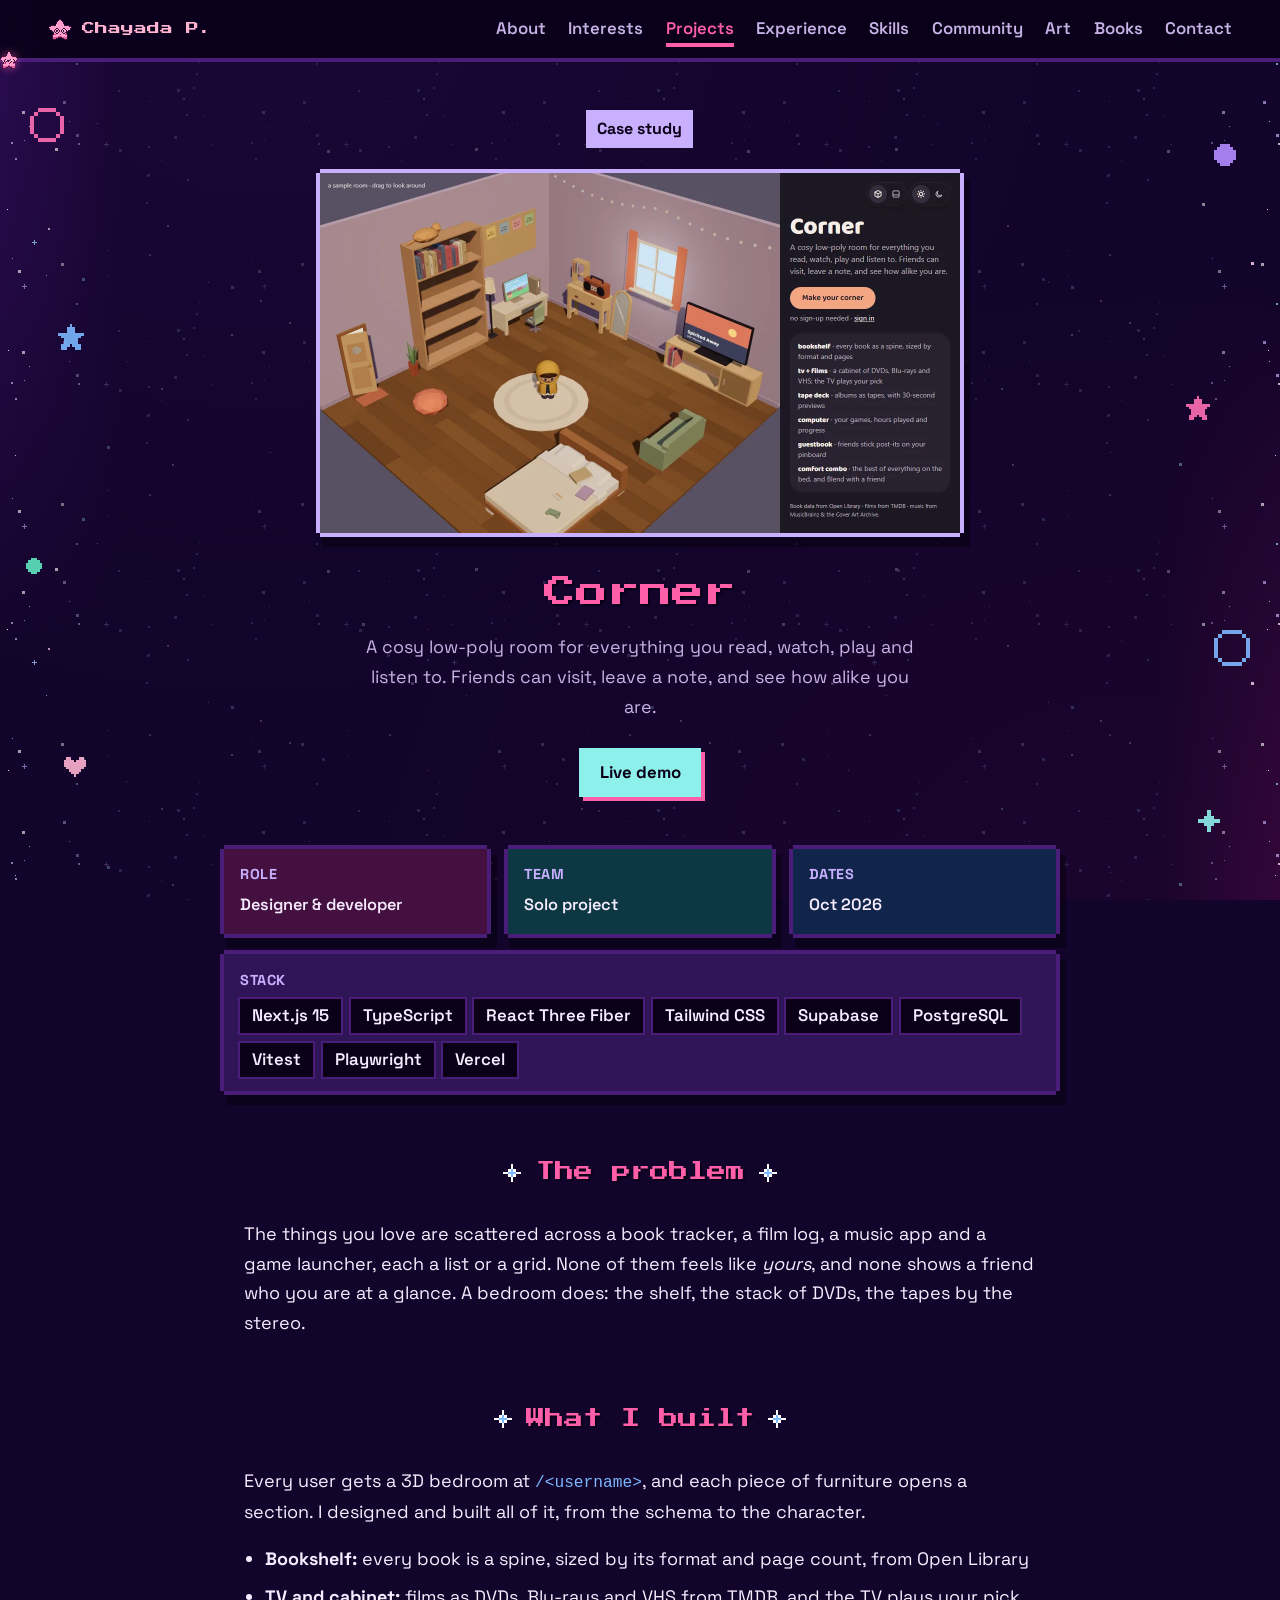
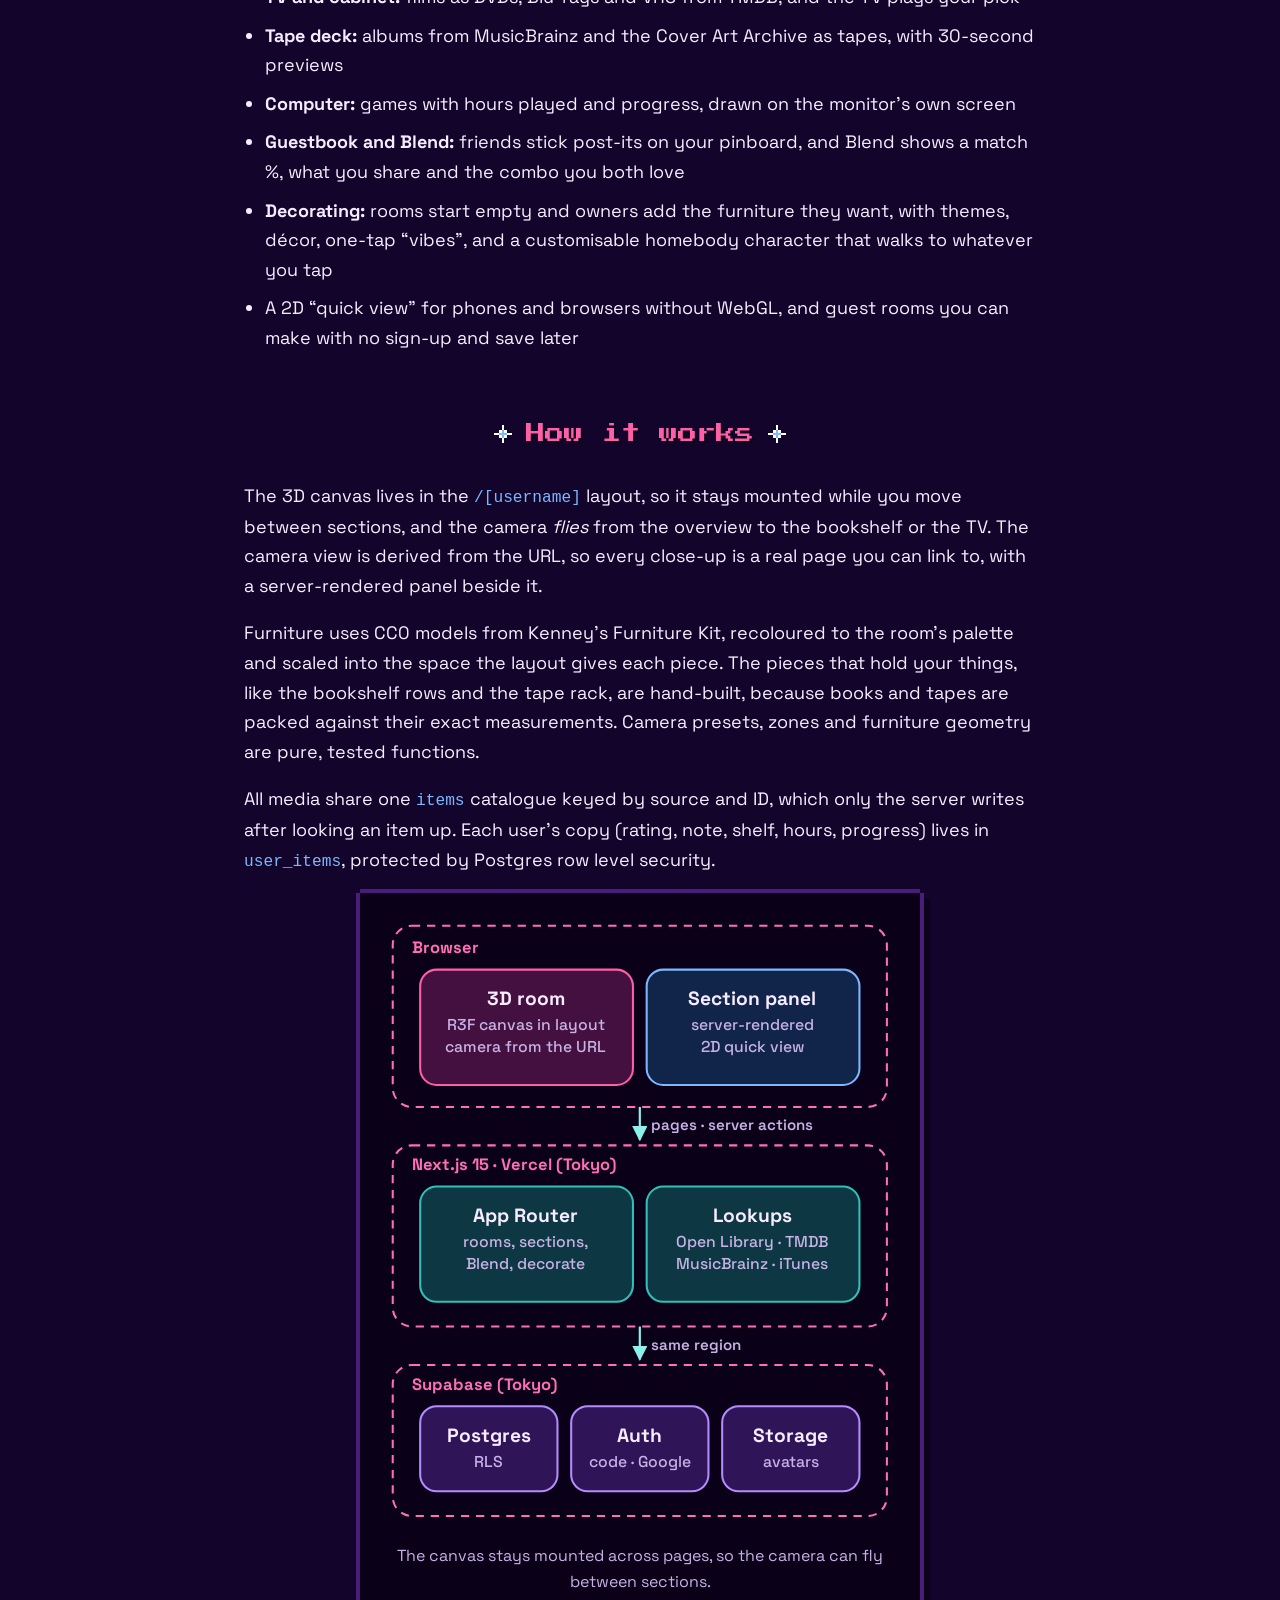
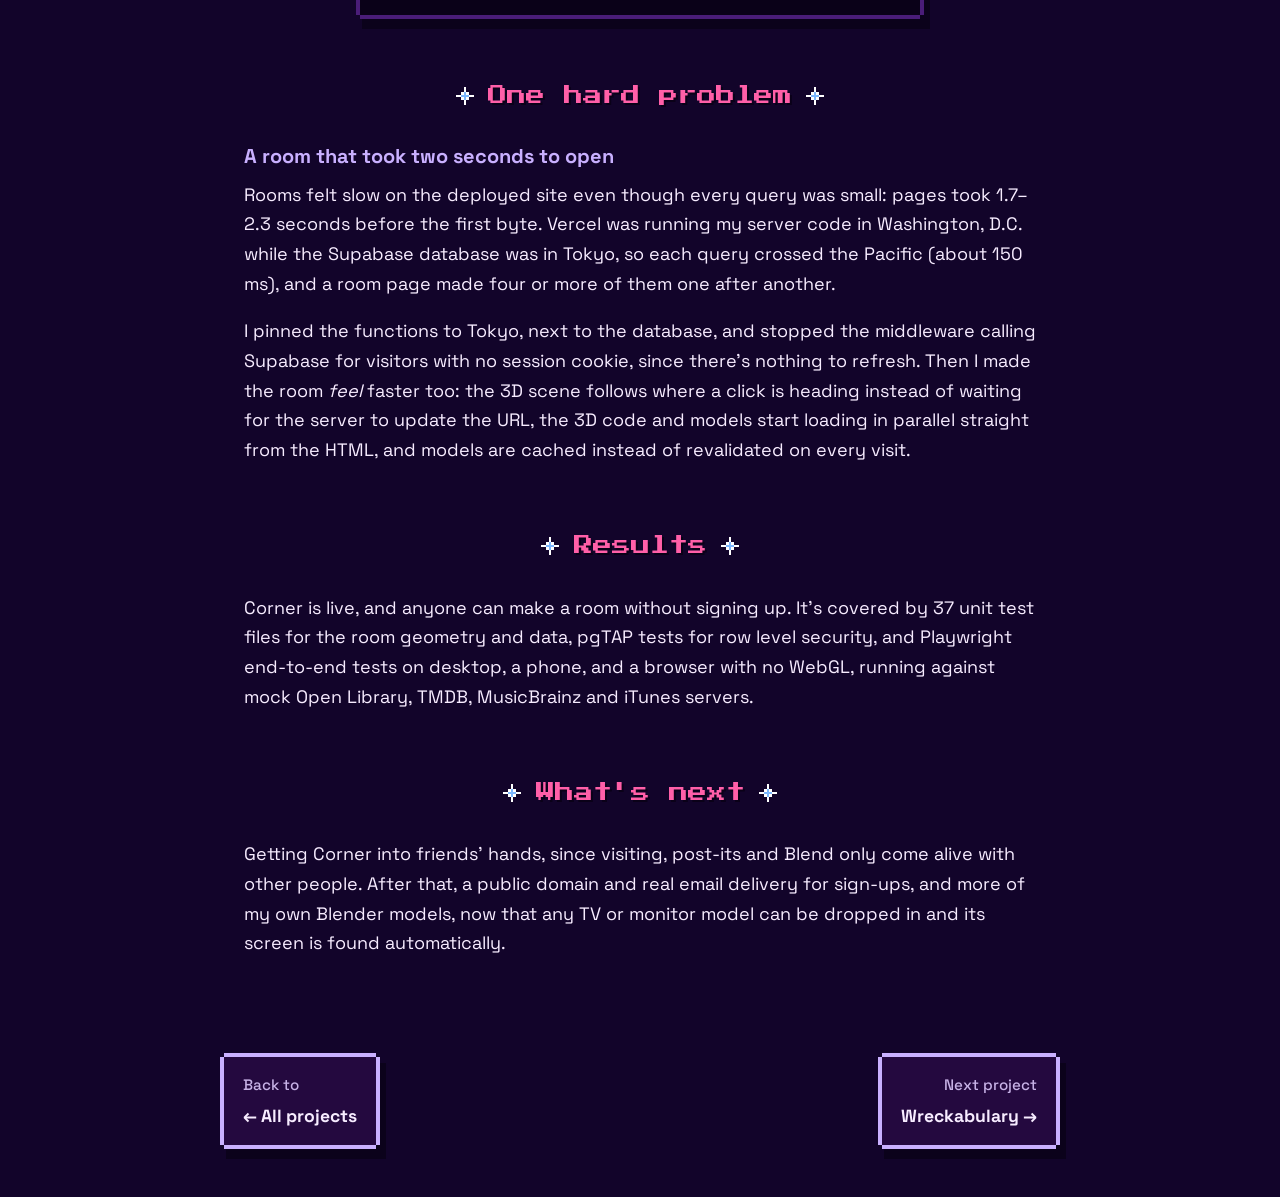
<file: projects/corner/index.html>
<!DOCTYPE html>
<html lang="en">
<head>
<meta charset="UTF-8" />
<meta name="viewport" content="width=device-width, initial-scale=1.0" />
<title>Corner case study · Chayada Pakpoomkamonlert</title>
<meta name="description" content="A cosy low-poly 3D room for everything you read, watch, play and listen to. Friends can visit, leave a note, and see how alike you are." />
<link rel="canonical" href="https://cchayadap.github.io/portfolio/projects/corner/" />
<meta property="og:type" content="article" />
<meta property="og:url" content="https://cchayadap.github.io/portfolio/projects/corner/" />
<meta property="og:title" content="Corner · case study" />
<meta property="og:description" content="A cosy low-poly 3D room for everything you read, watch, play and listen to. Friends can visit, leave a note, and see how alike you are." />
<meta property="og:image" content="https://cchayadap.github.io/portfolio/assets/projects/corner-landing.webp" />
<meta property="og:image:alt" content="Corner’s landing page with a sample 3D bedroom" />
<meta name="twitter:card" content="summary_large_image" />
<meta name="twitter:title" content="Corner · case study" />
<meta name="twitter:description" content="A cosy low-poly 3D room for everything you read, watch, play and listen to. Friends can visit, leave a note, and see how alike you are." />
<meta name="twitter:image" content="https://cchayadap.github.io/portfolio/assets/projects/corner-landing.webp" />
<meta name="theme-color" content="#12042a" />
<link rel="icon" href="../../assets/pixel/star.svg" type="image/svg+xml">
<link rel="preconnect" href="https://fonts.googleapis.com">
<link rel="preconnect" href="https://fonts.gstatic.com" crossorigin>
<link href="https://fonts.googleapis.com/css2?family=Press+Start+2P&family=Space+Grotesk:wght@400;500;600;700&display=swap" rel="stylesheet">
<link rel="stylesheet" href="../../style.css?v=34">
<script src="../../fx.js?v=2" defer></script>
</head>
<body>

<div class="space" aria-hidden="true">
  <div class="stars far"></div>
  <div class="stars near"></div>
  <span class="shooting"></span>
  <span class="deco ring"        style="--c: var(--pink-strong); --s: 34px; top: 12%; left: 30px;"></span>
  <span class="deco star b"      style="--c: var(--blue); --s: 26px; top: 36%; left: 58px;"></span>
  <span class="deco dot c"       style="--c: #5ee6c0; --s: 16px; top: 62%; left: 26px;"></span>
  <span class="deco heart"       style="--c: var(--rose); --s: 22px; top: 84%; left: 64px;"></span>
  <span class="deco dot b"       style="--c: #b48cff; --s: 22px; top: 16%; right: 44px;"></span>
  <span class="deco star"        style="--c: var(--pink-strong); --s: 24px; top: 44%; right: 70px;"></span>
  <span class="deco ring c"      style="--c: var(--blue); --s: 36px; top: 70%; right: 30px;"></span>
  <span class="deco spark b"     style="--c: var(--aqua); --s: 22px; top: 90%; right: 60px;"></span>
</div>

<div class="topnav">
  <div class="wrap">
    <a class="brand" href="../../index.html"><img src="../../assets/pixel/star.svg" alt="" width="24" height="24">Chayada P.</a>
    <button class="nav-toggle" id="nav-toggle" aria-label="Toggle menu" aria-expanded="false" aria-controls="site-nav"></button>
    <nav id="site-nav">
      <a href="../../index.html#about">About</a>
      <a href="../../index.html#interests">Interests</a>
      <a href="../../index.html#projects" aria-current="true">Projects</a>
      <a href="../../index.html#experience">Experience</a>
      <a href="../../index.html#skills">Skills</a>
      <a href="../../index.html#community">Community</a>
      <a href="../../index.html#art">Art</a>
      <a href="../../index.html#books">Books</a>
      <a href="../../index.html#contact">Contact</a>
    </nav>
  </div>
  <div class="progress" aria-hidden="true"><span class="bar"></span><img class="rider" src="../../assets/pixel/star.svg" alt="" width="18" height="18"></div>
</div>

<main>

  <header class="case-hero wrap">
    <span class="case-kicker">Case study</span>
    <div class="case-shot"><img src="../../assets/projects/corner-landing.webp" alt="Corner’s landing page: a sample low-poly bedroom with a bookshelf, desk and computer, TV cabinet playing Spirited Away, tape deck, pinboard and a hooded character on the rug, next to the pitch “A cosy low-poly room for everything you read, watch, play and listen to” and a Make your corner button" width="1280" height="720"></div>
    <h1>Corner</h1>
    <p class="tagline">A cosy low-poly room for everything you read, watch, play and listen to. Friends can visit, leave a note, and see how alike you are.</p>
    <div class="case-links">
      <a class="resume-btn" href="https://corner-cchayadaps-projects.vercel.app/" target="_blank" rel="noopener">Live demo</a>
    </div>
  </header>

  <dl class="info-strip wrap">
    <div style="--tile: var(--pink-soft);"><dt>Role</dt><dd>Designer &amp; developer</dd></div>
    <div style="--tile: var(--mint-soft);"><dt>Team</dt><dd>Solo project</dd></div>
    <div style="--tile: var(--blue-soft);"><dt>Dates</dt><dd>Oct 2026</dd></div>
    <div class="stack" style="--tile: var(--lavender-soft);"><dt>Stack</dt><dd><div class="tags"><span class="tag">Next.js 15</span><span class="tag">TypeScript</span><span class="tag">React Three Fiber</span><span class="tag">Tailwind CSS</span><span class="tag">Supabase</span><span class="tag">PostgreSQL</span><span class="tag">Vitest</span><span class="tag">Playwright</span><span class="tag">Vercel</span></div></dd></div>
  </dl>

  <section id="problem" class="case-section wrap" aria-labelledby="problem-h">
    <h2 id="problem-h">The problem</h2>
    <div class="prose">
        <p>The things you love are scattered across a book tracker, a film log, a music app and a game launcher, each a list or a grid. None of them feels like <em>yours</em>, and none shows a friend who you are at a glance. A bedroom does: the shelf, the stack of DVDs, the tapes by the stereo.</p>
    </div>
  </section>

  <section id="built" class="case-section wrap" aria-labelledby="built-h">
    <h2 id="built-h">What I built</h2>
    <div class="prose">
        <p>Every user gets a 3D bedroom at <code>/&lt;username&gt;</code>, and each piece of furniture opens a section. I designed and built all of it, from the schema to the character.</p>
        <ul>
          <li><strong>Bookshelf:</strong> every book is a spine, sized by its format and page count, from Open Library</li>
          <li><strong>TV and cabinet:</strong> films as DVDs, Blu-rays and VHS from TMDB, and the TV plays your pick</li>
          <li><strong>Tape deck:</strong> albums from MusicBrainz and the Cover Art Archive as tapes, with 30-second previews</li>
          <li><strong>Computer:</strong> games with hours played and progress, drawn on the monitor's own screen</li>
          <li><strong>Guestbook and Blend:</strong> friends stick post-its on your pinboard, and Blend shows a match %, what you share and the combo you both love</li>
          <li><strong>Decorating:</strong> rooms start empty and owners add the furniture they want, with themes, décor, one-tap “vibes”, and a customisable homebody character that walks to whatever you tap</li>
          <li>A 2D “quick view” for phones and browsers without WebGL, and guest rooms you can make with no sign-up and save later</li>
        </ul>
    </div>
  </section>

  <section id="how" class="case-section wrap" aria-labelledby="how-h">
    <h2 id="how-h">How it works</h2>
    <div class="prose">
        <p>The 3D canvas lives in the <code>/[username]</code> layout, so it stays mounted while you move between sections, and the camera <em>flies</em> from the overview to the bookshelf or the TV. The camera view is derived from the URL, so every close-up is a real page you can link to, with a server-rendered panel beside it.</p>
        <p>Furniture uses CC0 models from Kenney's Furniture Kit, recoloured to the room's palette and scaled into the space the layout gives each piece. The pieces that hold your things, like the bookshelf rows and the tape rack, are hand-built, because books and tapes are packed against their exact measurements. Camera presets, zones and furniture geometry are pure, tested functions.</p>
        <p>All media share one <code>items</code> catalogue keyed by source and ID, which only the server writes after looking an item up. Each user's copy (rating, note, shelf, hours, progress) lives in <code>user_items</code>, protected by Postgres row level security.</p>
        <figure class="diagram">
          <svg viewBox="0 0 380 450" role="img" aria-labelledby="cd-title cd-desc">
            <title id="cd-title">Corner architecture</title>
            <desc id="cd-desc">In the browser, a persistent React Three Fiber canvas in the username layout renders the room, with the camera view derived from the URL, next to a server-rendered section panel. Next.js on Vercel, pinned to Tokyo, renders pages and runs server actions, and proxies lookups to Open Library, TMDB, MusicBrainz and iTunes. It reads and writes Supabase in Tokyo: Postgres with row level security, Auth with email codes and Google, and Storage for custom avatars.</desc>
    <defs>
      <marker id="arrow" viewBox="0 0 10 10" refX="9" refY="5" markerWidth="7" markerHeight="7" orient="auto-start-reverse">
        <path class="d-arrowhead" d="M0 0 L10 5 L0 10 Z"/>
      </marker>
    </defs>
            <rect class="d-group" x="10" y="10" width="360" height="132" rx="14"/>
            <text class="d-group-label" x="24" y="30">Browser</text>
            <rect class="d-node" x="30" y="42" width="155" height="84" rx="12"/>
            <text class="d-title" x="107" y="68" text-anchor="middle">3D room</text>
            <text class="d-sub" x="107" y="86" text-anchor="middle">R3F canvas in layout</text>
            <text class="d-sub" x="107" y="102" text-anchor="middle">camera from the URL</text>
            <rect class="d-node blue" x="195" y="42" width="155" height="84" rx="12"/>
            <text class="d-title" x="272" y="68" text-anchor="middle">Section panel</text>
            <text class="d-sub" x="272" y="86" text-anchor="middle">server-rendered</text>
            <text class="d-sub" x="272" y="102" text-anchor="middle">2D quick view</text>

            <path class="d-edge" d="M190 142 V166" marker-end="url(#arrow)"/>
            <text class="d-edge-label" x="198" y="159">pages · server actions</text>

            <rect class="d-group" x="10" y="170" width="360" height="132" rx="14"/>
            <text class="d-group-label" x="24" y="188">Next.js 15 · Vercel (Tokyo)</text>
            <rect class="d-node mint" x="30" y="200" width="155" height="84" rx="12"/>
            <text class="d-title" x="107" y="226" text-anchor="middle">App Router</text>
            <text class="d-sub" x="107" y="244" text-anchor="middle">rooms, sections,</text>
            <text class="d-sub" x="107" y="260" text-anchor="middle">Blend, decorate</text>
            <rect class="d-node mint" x="195" y="200" width="155" height="84" rx="12"/>
            <text class="d-title" x="272" y="226" text-anchor="middle">Lookups</text>
            <text class="d-sub" x="272" y="244" text-anchor="middle">Open Library · TMDB</text>
            <text class="d-sub" x="272" y="260" text-anchor="middle">MusicBrainz · iTunes</text>

            <path class="d-edge" d="M190 302 V326" marker-end="url(#arrow)"/>
            <text class="d-edge-label" x="198" y="319">same region</text>

            <rect class="d-group" x="10" y="330" width="360" height="110" rx="14"/>
            <text class="d-group-label" x="24" y="348">Supabase (Tokyo)</text>
            <rect class="d-node lav" x="30" y="360" width="100" height="62" rx="12"/>
            <text class="d-title" x="80" y="386" text-anchor="middle">Postgres</text>
            <text class="d-sub" x="80" y="404" text-anchor="middle">RLS</text>
            <rect class="d-node lav" x="140" y="360" width="100" height="62" rx="12"/>
            <text class="d-title" x="190" y="386" text-anchor="middle">Auth</text>
            <text class="d-sub" x="190" y="404" text-anchor="middle">code · Google</text>
            <rect class="d-node lav" x="250" y="360" width="100" height="62" rx="12"/>
            <text class="d-title" x="300" y="386" text-anchor="middle">Storage</text>
            <text class="d-sub" x="300" y="404" text-anchor="middle">avatars</text>
          </svg>
          <figcaption>The canvas stays mounted across pages, so the camera can fly between sections.</figcaption>
        </figure>
    </div>
  </section>

  <section id="hard" class="case-section wrap" aria-labelledby="hard-h">
    <h2 id="hard-h">One hard problem</h2>
    <div class="prose">
        <h3 class="hard-title">A room that took two seconds to open</h3>
        <p>Rooms felt slow on the deployed site even though every query was small: pages took 1.7–2.3 seconds before the first byte. Vercel was running my server code in Washington, D.C. while the Supabase database was in Tokyo, so each query crossed the Pacific (about 150 ms), and a room page made four or more of them one after another.</p>
        <p>I pinned the functions to Tokyo, next to the database, and stopped the middleware calling Supabase for visitors with no session cookie, since there's nothing to refresh. Then I made the room <em>feel</em> faster too: the 3D scene follows where a click is heading instead of waiting for the server to update the URL, the 3D code and models start loading in parallel straight from the HTML, and models are cached instead of revalidated on every visit.</p>
    </div>
  </section>

  <section id="results" class="case-section wrap" aria-labelledby="results-h">
    <h2 id="results-h">Results</h2>
    <div class="prose">
        <p>Corner is live, and anyone can make a room without signing up. It's covered by 37 unit test files for the room geometry and data, pgTAP tests for row level security, and Playwright end-to-end tests on desktop, a phone, and a browser with no WebGL, running against mock Open Library, TMDB, MusicBrainz and iTunes servers.</p>
    </div>
  </section>

  <section id="next" class="case-section wrap" aria-labelledby="next-h">
    <h2 id="next-h">What's next</h2>
    <div class="prose">
        <p>Getting Corner into friends' hands, since visiting, post-its and Blend only come alive with other people. After that, a public domain and real email delivery for sign-ups, and more of my own Blender models, now that any TV or monitor model can be dropped in and its screen is found automatically.</p>
    </div>
  </section>

</main>

<nav class="case-nav wrap" aria-label="Case studies">
  <a href="../../index.html#projects"><small>Back to</small>← All projects</a>
  <a class="next" href="../wreckabulary/"><small>Next project</small>Wreckabulary →</a>
</nav>

<script>
  // Mobile nav toggle
  const navToggle = document.getElementById('nav-toggle');
  const siteNav = document.getElementById('site-nav');
  navToggle.addEventListener('click', () => {
    const isOpen = siteNav.classList.toggle('open');
    navToggle.setAttribute('aria-expanded', isOpen ? 'true' : 'false');
  });
  function closeNav(){
    siteNav.classList.remove('open');
    navToggle.setAttribute('aria-expanded', 'false');
  }
  // Also close on Escape or a tap outside the bar, like a native menu.
  document.addEventListener('keydown', e => {
    if (e.key === 'Escape' && siteNav.classList.contains('open')) { closeNav(); navToggle.focus(); }
  });
  document.addEventListener('click', e => {
    if (siteNav.classList.contains('open') && !e.target.closest('.topnav')) closeNav();
  });
</script>

</body>
</html>
</file>
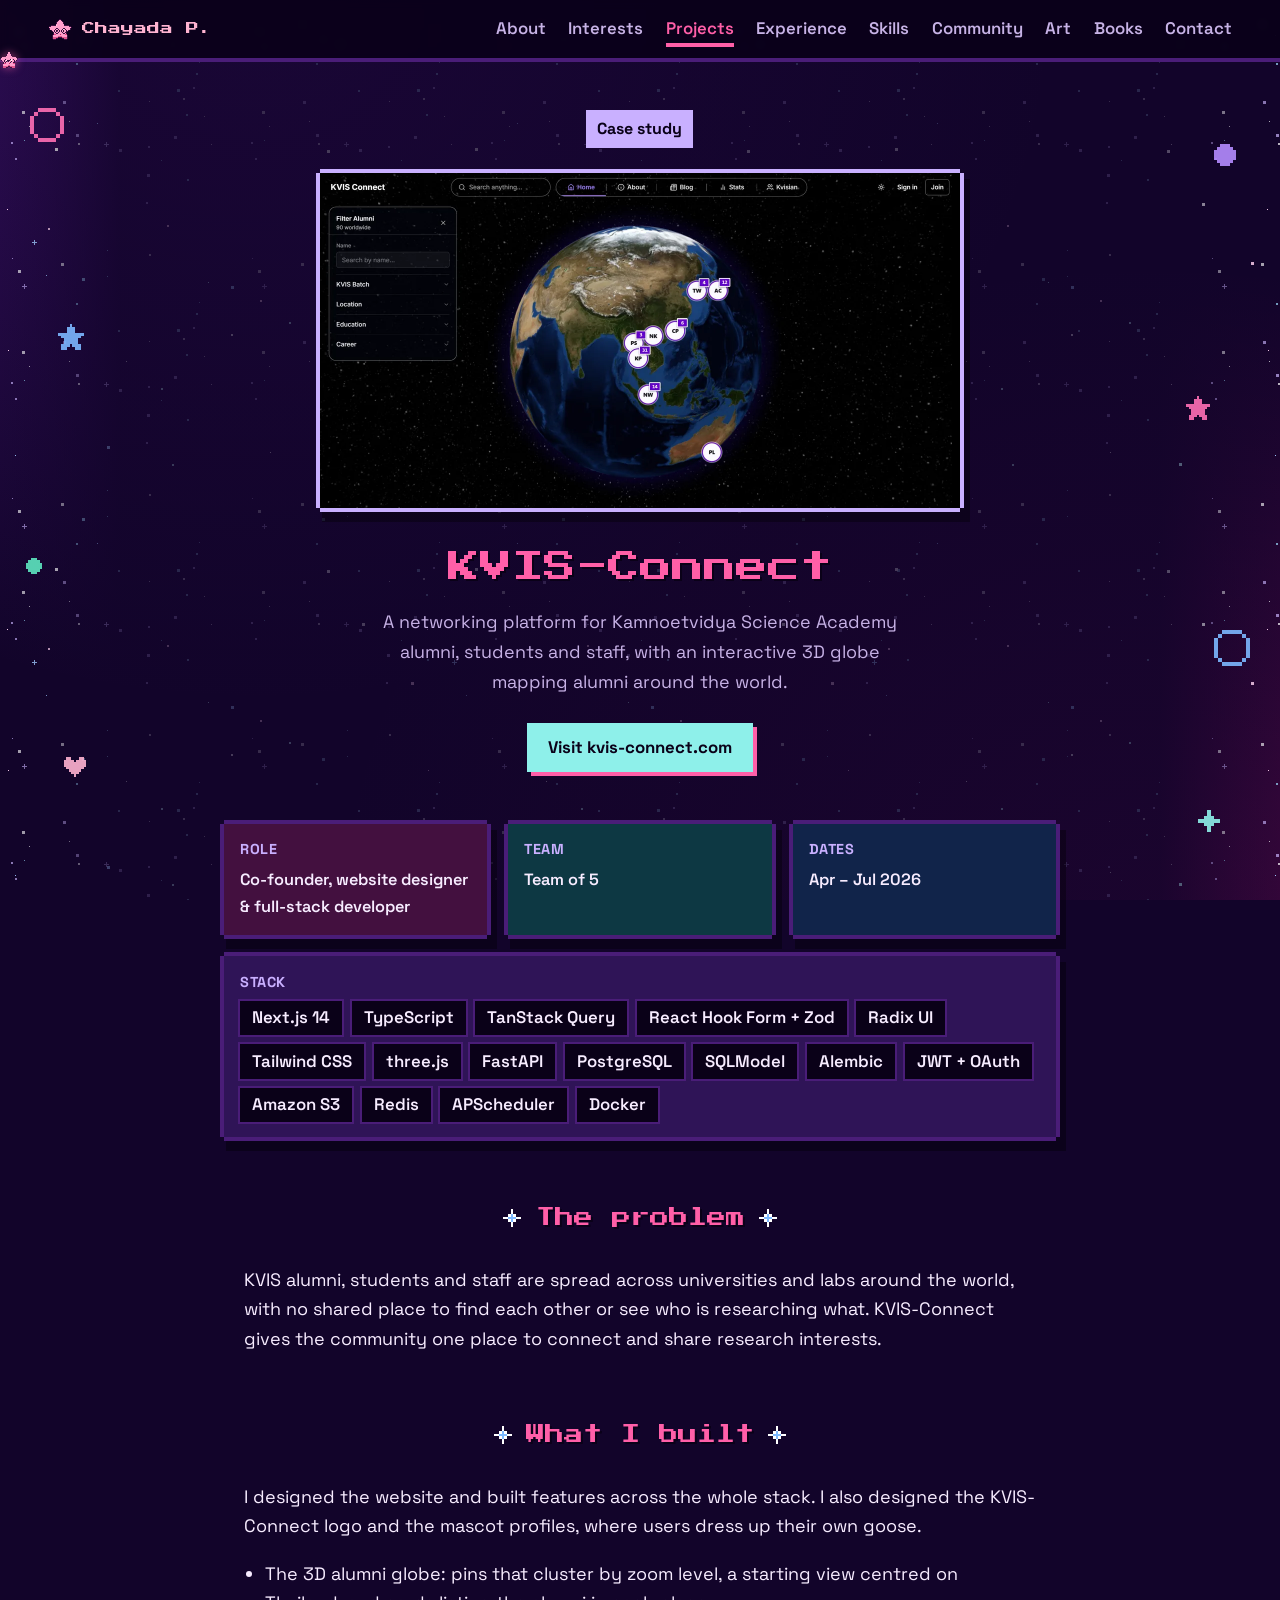
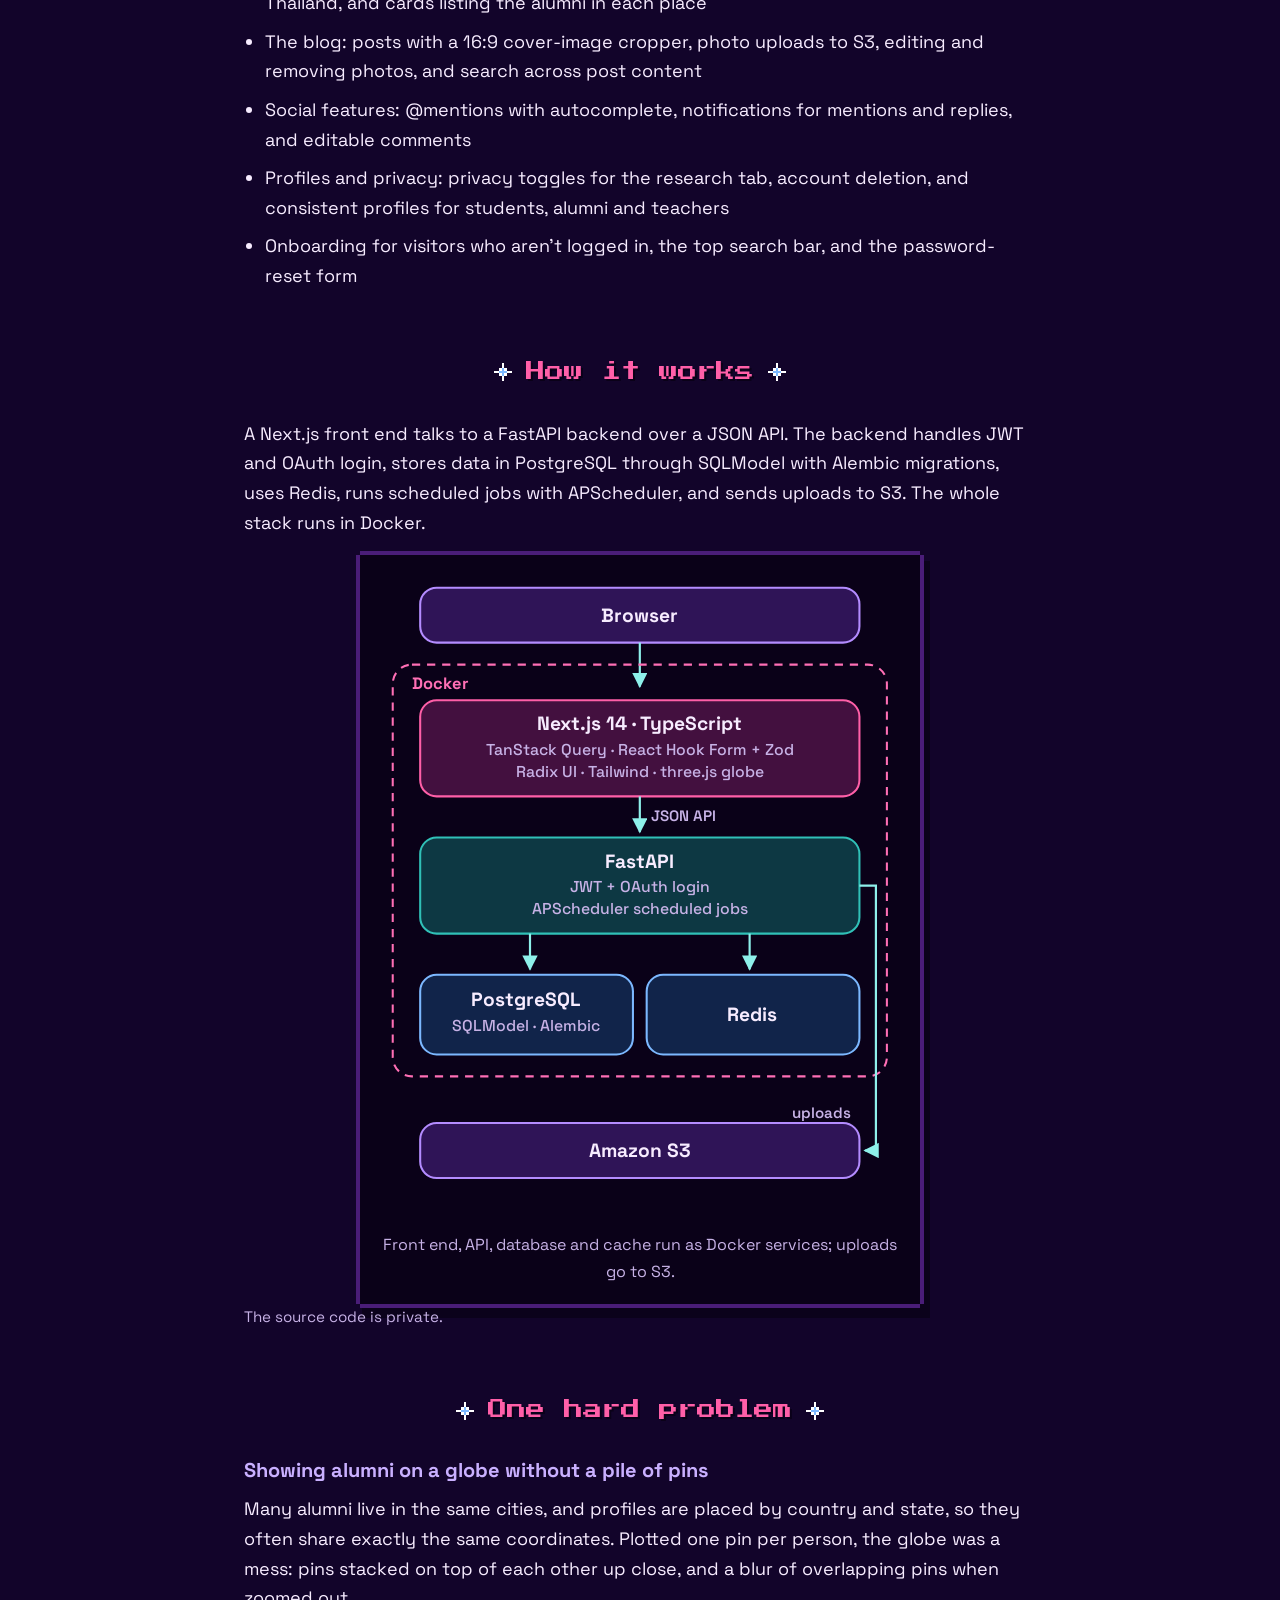
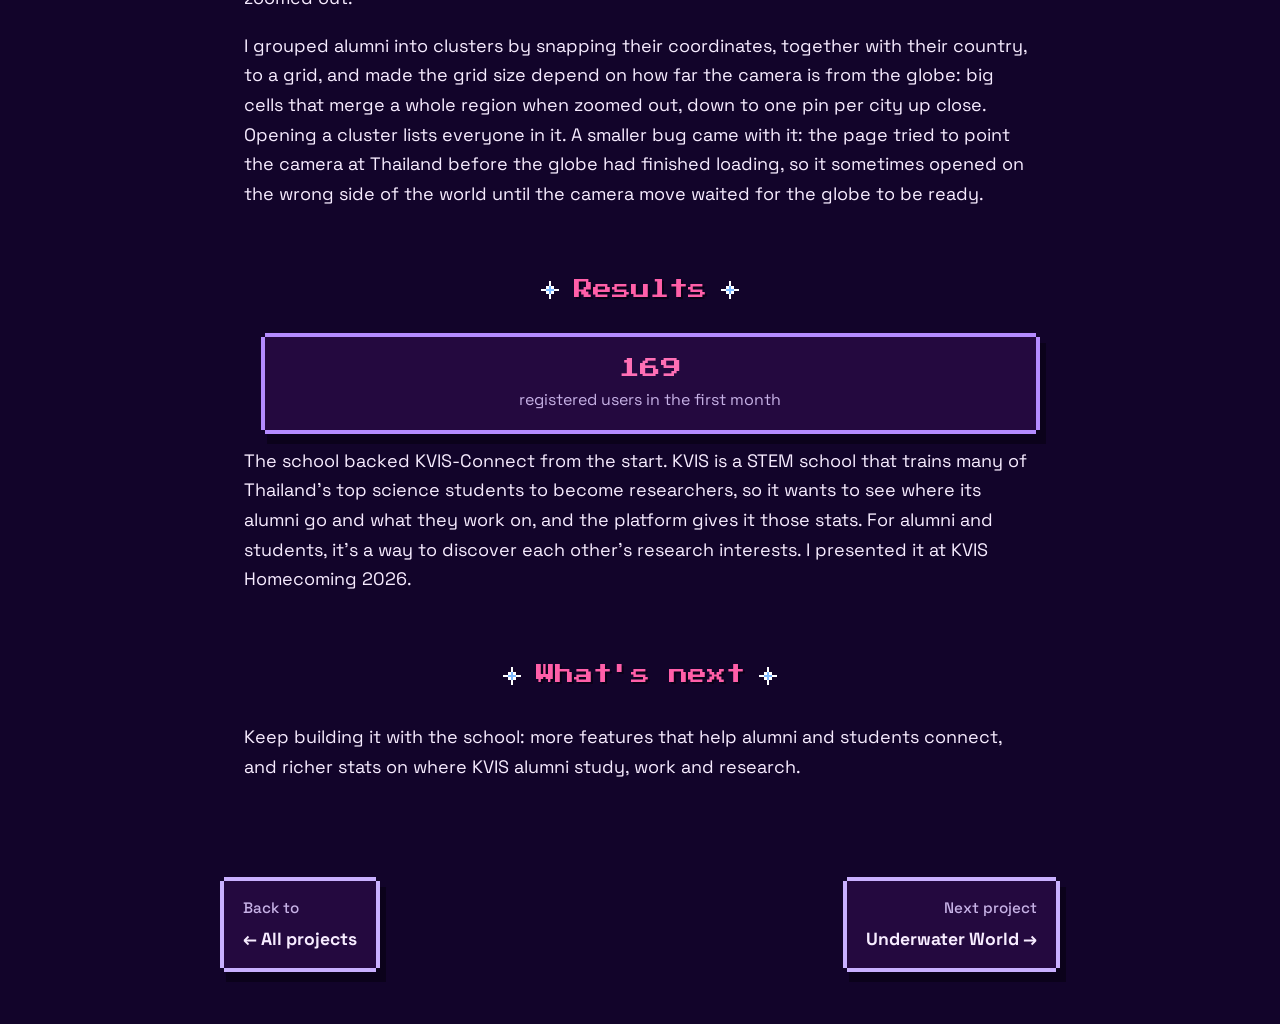
<file: projects/kvis-connect/index.html>
<!DOCTYPE html>
<html lang="en">
<head>
<meta charset="UTF-8" />
<meta name="viewport" content="width=device-width, initial-scale=1.0" />
<title>KVIS-Connect case study · Chayada Pakpoomkamonlert</title>
<meta name="description" content="A networking platform for Kamnoetvidya Science Academy alumni, students and staff, with a 3D globe of alumni worldwide. 169 users in its first month." />
<link rel="canonical" href="https://cchayadap.github.io/portfolio/projects/kvis-connect/" />
<meta property="og:type" content="article" />
<meta property="og:url" content="https://cchayadap.github.io/portfolio/projects/kvis-connect/" />
<meta property="og:title" content="KVIS-Connect · case study" />
<meta property="og:description" content="A networking platform for Kamnoetvidya Science Academy alumni, students and staff, with a 3D globe of alumni worldwide. 169 users in its first month." />
<meta property="og:image" content="https://cchayadap.github.io/portfolio/assets/projects/kvis-connect-globe.webp" />
<meta property="og:image:alt" content="KVIS-Connect's 3D alumni globe" />
<meta name="twitter:card" content="summary_large_image" />
<meta name="twitter:title" content="KVIS-Connect · case study" />
<meta name="twitter:description" content="A networking platform for Kamnoetvidya Science Academy alumni, students and staff, with a 3D globe of alumni worldwide. 169 users in its first month." />
<meta name="twitter:image" content="https://cchayadap.github.io/portfolio/assets/projects/kvis-connect-globe.webp" />
<meta name="theme-color" content="#12042a" />
<link rel="icon" href="../../assets/pixel/star.svg" type="image/svg+xml">
<link rel="preconnect" href="https://fonts.googleapis.com">
<link rel="preconnect" href="https://fonts.gstatic.com" crossorigin>
<link href="https://fonts.googleapis.com/css2?family=Press+Start+2P&family=Space+Grotesk:wght@400;500;600;700&display=swap" rel="stylesheet">
<link rel="stylesheet" href="../../style.css?v=34">
<script src="../../fx.js?v=2" defer></script>
</head>
<body>

<div class="space" aria-hidden="true">
  <div class="stars far"></div>
  <div class="stars near"></div>
  <span class="shooting"></span>
  <span class="deco ring"        style="--c: var(--pink-strong); --s: 34px; top: 12%; left: 30px;"></span>
  <span class="deco star b"      style="--c: var(--blue); --s: 26px; top: 36%; left: 58px;"></span>
  <span class="deco dot c"       style="--c: #5ee6c0; --s: 16px; top: 62%; left: 26px;"></span>
  <span class="deco heart"       style="--c: var(--rose); --s: 22px; top: 84%; left: 64px;"></span>
  <span class="deco dot b"       style="--c: #b48cff; --s: 22px; top: 16%; right: 44px;"></span>
  <span class="deco star"        style="--c: var(--pink-strong); --s: 24px; top: 44%; right: 70px;"></span>
  <span class="deco ring c"      style="--c: var(--blue); --s: 36px; top: 70%; right: 30px;"></span>
  <span class="deco spark b"     style="--c: var(--aqua); --s: 22px; top: 90%; right: 60px;"></span>
</div>

<div class="topnav">
  <div class="wrap">
    <a class="brand" href="../../index.html"><img src="../../assets/pixel/star.svg" alt="" width="24" height="24">Chayada P.</a>
    <button class="nav-toggle" id="nav-toggle" aria-label="Toggle menu" aria-expanded="false" aria-controls="site-nav"></button>
    <nav id="site-nav">
      <a href="../../index.html#about">About</a>
      <a href="../../index.html#interests">Interests</a>
      <a href="../../index.html#projects" aria-current="true">Projects</a>
      <a href="../../index.html#experience">Experience</a>
      <a href="../../index.html#skills">Skills</a>
      <a href="../../index.html#community">Community</a>
      <a href="../../index.html#art">Art</a>
      <a href="../../index.html#books">Books</a>
      <a href="../../index.html#contact">Contact</a>
    </nav>
  </div>
  <div class="progress" aria-hidden="true"><span class="bar"></span><img class="rider" src="../../assets/pixel/star.svg" alt="" width="18" height="18"></div>
</div>

<main>

  <header class="case-hero wrap">
    <span class="case-kicker">Case study</span>
    <div class="case-shot"><img src="../../assets/projects/kvis-connect-globe.webp" alt="KVIS-Connect home page: a 3D globe with clustered alumni pins across Thailand, East Asia and Australia, next to the Filter Alumni panel" width="640" height="335"></div>
    <h1>KVIS-Connect</h1>
    <p class="tagline">A networking platform for Kamnoetvidya Science Academy alumni, students and staff, with an interactive 3D globe mapping alumni around the world.</p>
    <div class="case-links">
      <a class="resume-btn" href="https://kvis-connect.com/" target="_blank" rel="noopener">Visit kvis-connect.com</a>
    </div>
  </header>

  <dl class="info-strip wrap">
    <div style="--tile: var(--pink-soft);"><dt>Role</dt><dd>Co-founder, website designer &amp; full-stack developer</dd></div>
    <div style="--tile: var(--mint-soft);"><dt>Team</dt><dd>Team of 5</dd></div>
    <div style="--tile: var(--blue-soft);"><dt>Dates</dt><dd>Apr – Jul 2026</dd></div>
    <div class="stack" style="--tile: var(--lavender-soft);"><dt>Stack</dt><dd><div class="tags"><span class="tag">Next.js 14</span><span class="tag">TypeScript</span><span class="tag">TanStack Query</span><span class="tag">React Hook Form + Zod</span><span class="tag">Radix UI</span><span class="tag">Tailwind CSS</span><span class="tag">three.js</span><span class="tag">FastAPI</span><span class="tag">PostgreSQL</span><span class="tag">SQLModel</span><span class="tag">Alembic</span><span class="tag">JWT + OAuth</span><span class="tag">Amazon S3</span><span class="tag">Redis</span><span class="tag">APScheduler</span><span class="tag">Docker</span></div></dd></div>
  </dl>

  <section id="problem" class="case-section wrap" aria-labelledby="problem-h">
    <h2 id="problem-h">The problem</h2>
    <div class="prose">
        <p>KVIS alumni, students and staff are spread across universities and labs around the world, with no shared place to find each other or see who is researching what. KVIS-Connect gives the community one place to connect and share research interests.</p>
    </div>
  </section>

  <section id="built" class="case-section wrap" aria-labelledby="built-h">
    <h2 id="built-h">What I built</h2>
    <div class="prose">
        <p>I designed the website and built features across the whole stack. I also designed the KVIS-Connect logo and the mascot profiles, where users dress up their own goose.</p>
        <ul>
          <li>The 3D alumni globe: pins that cluster by zoom level, a starting view centred on Thailand, and cards listing the alumni in each place</li>
          <li>The blog: posts with a 16:9 cover-image cropper, photo uploads to S3, editing and removing photos, and search across post content</li>
          <li>Social features: @mentions with autocomplete, notifications for mentions and replies, and editable comments</li>
          <li>Profiles and privacy: privacy toggles for the research tab, account deletion, and consistent profiles for students, alumni and teachers</li>
          <li>Onboarding for visitors who aren't logged in, the top search bar, and the password-reset form</li>
        </ul>
    </div>
  </section>

  <section id="how" class="case-section wrap" aria-labelledby="how-h">
    <h2 id="how-h">How it works</h2>
    <div class="prose">
        <p>A Next.js front end talks to a FastAPI backend over a JSON API. The backend handles JWT and OAuth login, stores data in PostgreSQL through SQLModel with Alembic migrations, uses Redis, runs scheduled jobs with APScheduler, and sends uploads to S3. The whole stack runs in Docker.</p>
        <figure class="diagram">
          <svg viewBox="0 0 380 470" role="img" aria-labelledby="kd-title kd-desc">
            <title id="kd-title">KVIS-Connect architecture</title>
            <desc id="kd-desc">The browser loads a Next.js 14 front end with TanStack Query, React Hook Form with Zod, Radix UI and a three.js globe. It calls a FastAPI backend that handles JWT and OAuth login and runs scheduled jobs with APScheduler. The backend uses PostgreSQL through SQLModel and Alembic, and Redis. The front end, backend, PostgreSQL and Redis run in Docker. Uploads go to Amazon S3.</desc>
    <defs>
      <marker id="arrow" viewBox="0 0 10 10" refX="9" refY="5" markerWidth="7" markerHeight="7" orient="auto-start-reverse">
        <path class="d-arrowhead" d="M0 0 L10 5 L0 10 Z"/>
      </marker>
    </defs>
            <rect class="d-node lav" x="30" y="10" width="320" height="40" rx="12"/>
            <text class="d-title" x="190" y="35" text-anchor="middle">Browser</text>
            <path class="d-edge" d="M190 50 V82" marker-end="url(#arrow)"/>

            <rect class="d-group" x="10" y="66" width="360" height="300" rx="14"/>
            <text class="d-group-label" x="24" y="84">Docker</text>

            <rect class="d-node" x="30" y="92" width="320" height="70" rx="12"/>
            <text class="d-title" x="190" y="114" text-anchor="middle">Next.js 14 · TypeScript</text>
            <text class="d-sub" x="190" y="132" text-anchor="middle">TanStack Query · React Hook Form + Zod</text>
            <text class="d-sub" x="190" y="148" text-anchor="middle">Radix UI · Tailwind · three.js globe</text>
            <path class="d-edge" d="M190 162 V188" marker-end="url(#arrow)"/>
            <text class="d-edge-label" x="198" y="180">JSON API</text>

            <rect class="d-node mint" x="30" y="192" width="320" height="70" rx="12"/>
            <text class="d-title" x="190" y="214" text-anchor="middle">FastAPI</text>
            <text class="d-sub" x="190" y="232" text-anchor="middle">JWT + OAuth login</text>
            <text class="d-sub" x="190" y="248" text-anchor="middle">APScheduler scheduled jobs</text>

            <path class="d-edge" d="M110 262 V288" marker-end="url(#arrow)"/>
            <path class="d-edge" d="M270 262 V288" marker-end="url(#arrow)"/>

            <rect class="d-node blue" x="30" y="292" width="155" height="58" rx="12"/>
            <text class="d-title" x="107" y="315" text-anchor="middle">PostgreSQL</text>
            <text class="d-sub" x="107" y="333" text-anchor="middle">SQLModel · Alembic</text>

            <rect class="d-node blue" x="195" y="292" width="155" height="58" rx="12"/>
            <text class="d-title" x="272" y="326" text-anchor="middle">Redis</text>

            <path class="d-edge" d="M350 227 H362 V420 H354" marker-end="url(#arrow)"/>
            <text class="d-edge-label" x="344" y="396" text-anchor="end">uploads</text>
            <rect class="d-node lav" x="30" y="400" width="320" height="40" rx="12"/>
            <text class="d-title" x="190" y="425" text-anchor="middle">Amazon S3</text>
          </svg>
          <figcaption>Front end, API, database and cache run as Docker services; uploads go to S3.</figcaption>
        </figure>
        <p class="case-note">The source code is private.</p>
    </div>
  </section>

  <section id="hard" class="case-section wrap" aria-labelledby="hard-h">
    <h2 id="hard-h">One hard problem</h2>
    <div class="prose">
        <h3 class="hard-title">Showing alumni on a globe without a pile of pins</h3>
        <p>Many alumni live in the same cities, and profiles are placed by country and state, so they often share exactly the same coordinates. Plotted one pin per person, the globe was a mess: pins stacked on top of each other up close, and a blur of overlapping pins when zoomed out.</p>
        <p>I grouped alumni into clusters by snapping their coordinates, together with their country, to a grid, and made the grid size depend on how far the camera is from the globe: big cells that merge a whole region when zoomed out, down to one pin per city up close. Opening a cluster lists everyone in it. A smaller bug came with it: the page tried to point the camera at Thailand before the globe had finished loading, so it sometimes opened on the wrong side of the world until the camera move waited for the globe to be ready.</p>
    </div>
  </section>

  <section id="results" class="case-section wrap" aria-labelledby="results-h">
    <h2 id="results-h">Results</h2>
    <div class="prose">
        <ul class="facts">
          <li><strong>169</strong><span>registered users in the first month</span></li>
        </ul>
        <p>The school backed KVIS-Connect from the start. KVIS is a STEM school that trains many of Thailand's top science students to become researchers, so it wants to see where its alumni go and what they work on, and the platform gives it those stats. For alumni and students, it's a way to discover each other's research interests. I presented it at KVIS Homecoming 2026.</p>
    </div>
  </section>

  <section id="next" class="case-section wrap" aria-labelledby="next-h">
    <h2 id="next-h">What's next</h2>
    <div class="prose">
        <p>Keep building it with the school: more features that help alumni and students connect, and richer stats on where KVIS alumni study, work and research.</p>
    </div>
  </section>

</main>

<nav class="case-nav wrap" aria-label="Case studies">
  <a href="../../index.html#projects"><small>Back to</small>← All projects</a>
  <a class="next" href="../underwater-world/"><small>Next project</small>Underwater World →</a>
</nav>

<script>
  // Mobile nav toggle
  const navToggle = document.getElementById('nav-toggle');
  const siteNav = document.getElementById('site-nav');
  navToggle.addEventListener('click', () => {
    const isOpen = siteNav.classList.toggle('open');
    navToggle.setAttribute('aria-expanded', isOpen ? 'true' : 'false');
  });
  function closeNav(){
    siteNav.classList.remove('open');
    navToggle.setAttribute('aria-expanded', 'false');
  }
  // Also close on Escape or a tap outside the bar, like a native menu.
  document.addEventListener('keydown', e => {
    if (e.key === 'Escape' && siteNav.classList.contains('open')) { closeNav(); navToggle.focus(); }
  });
  document.addEventListener('click', e => {
    if (siteNav.classList.contains('open') && !e.target.closest('.topnav')) closeNav();
  });
</script>

</body>
</html>
</file>
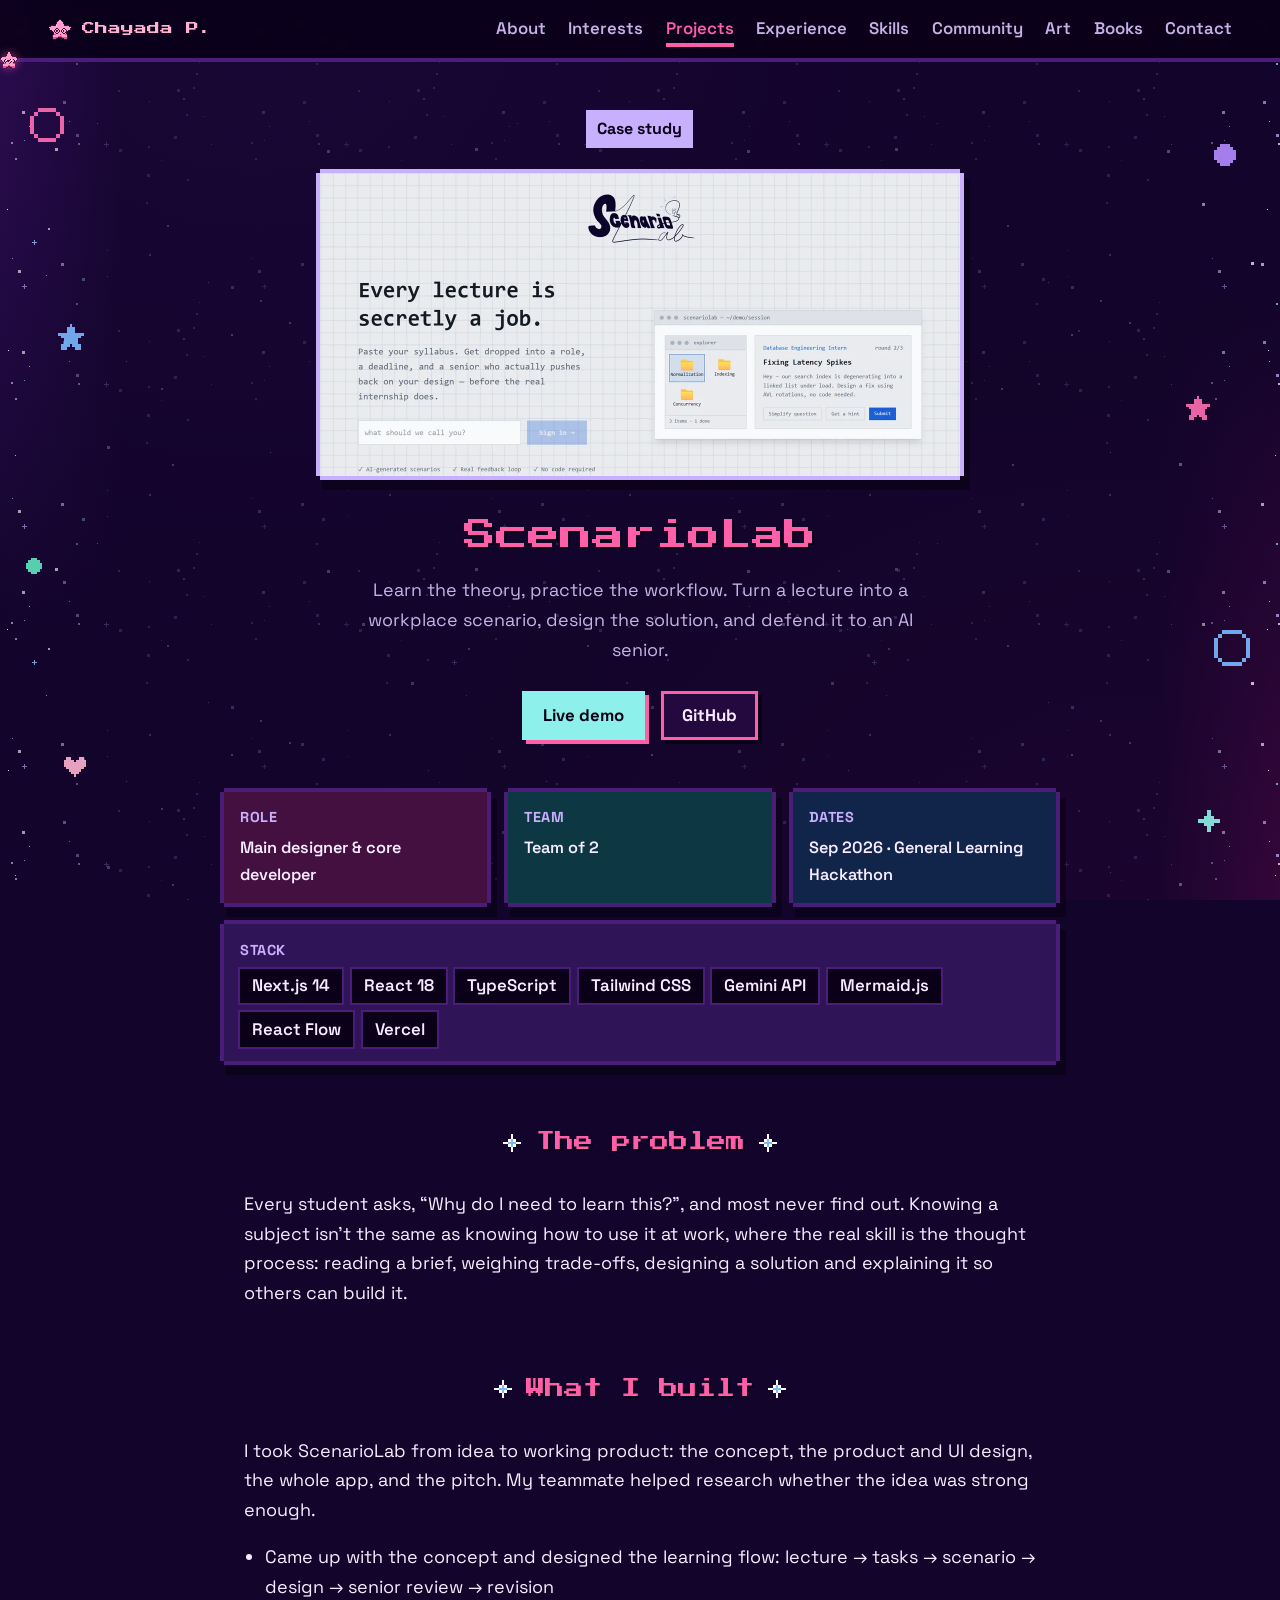
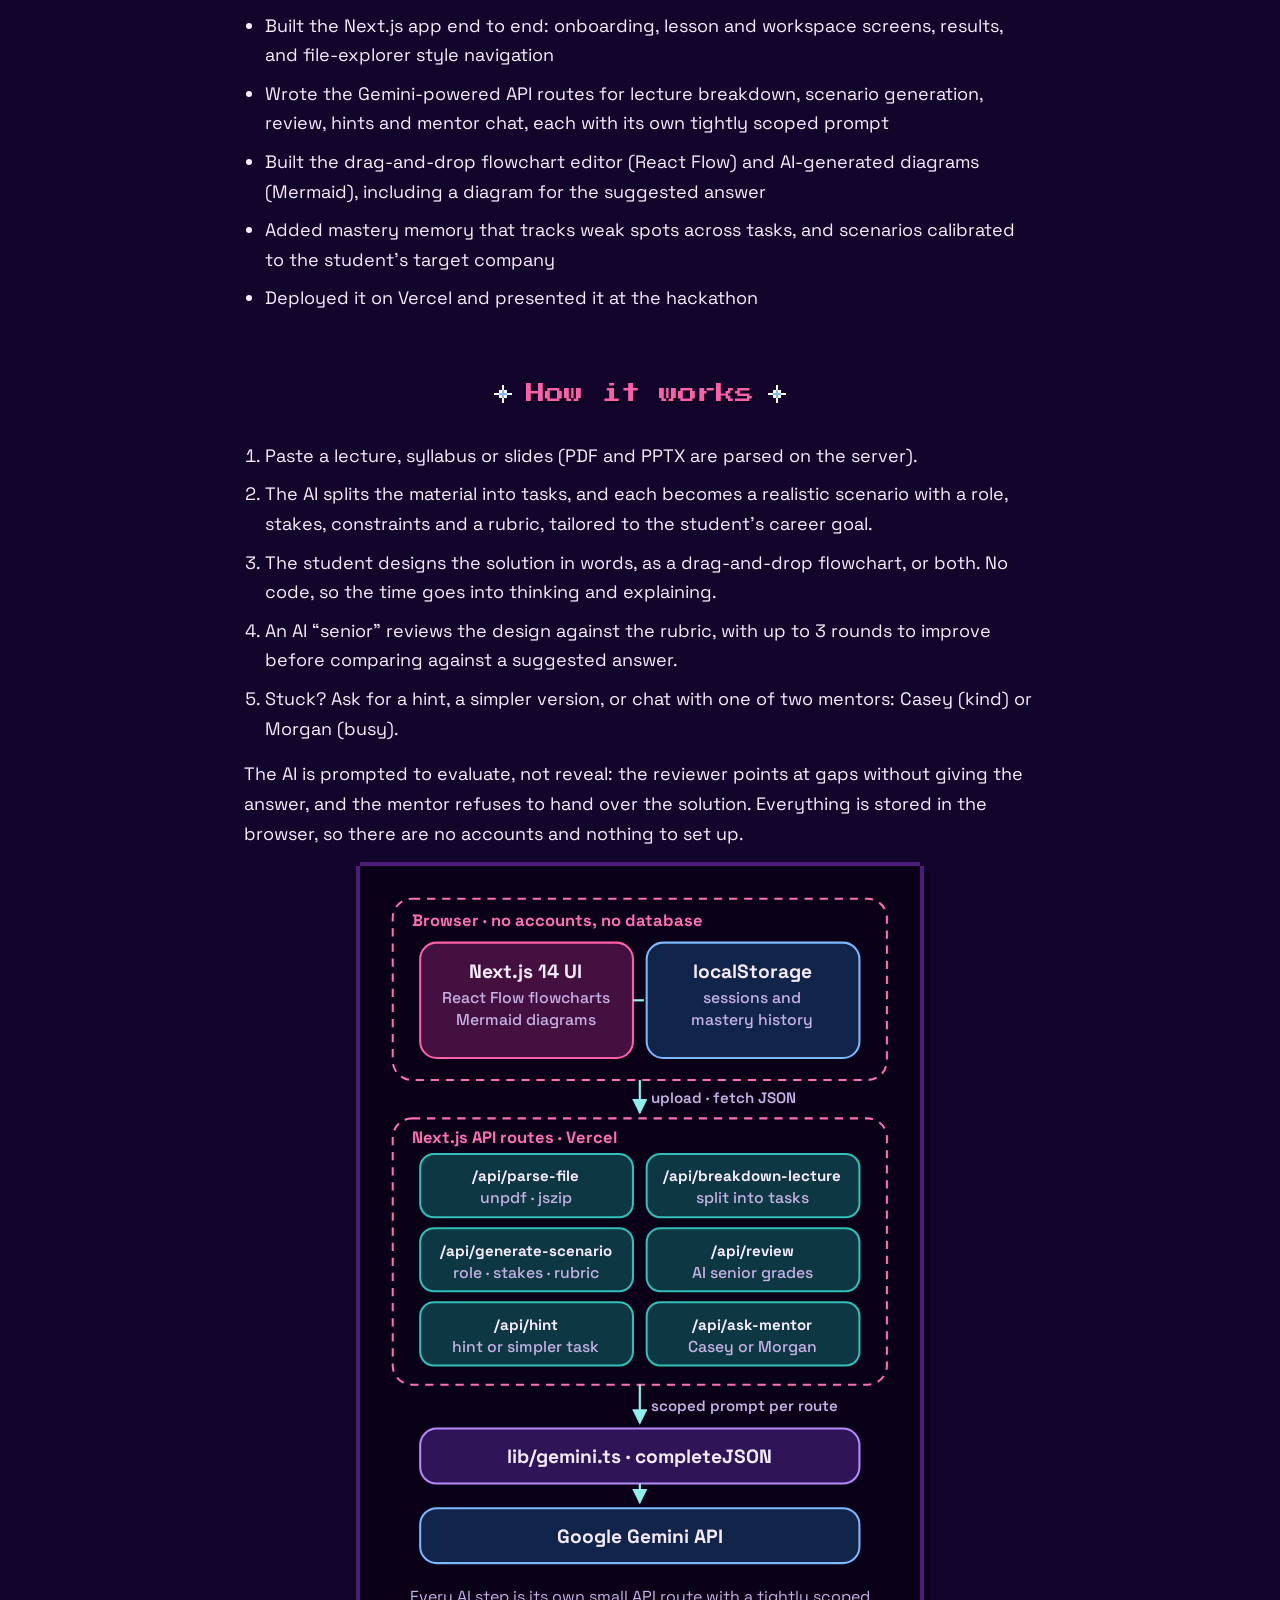
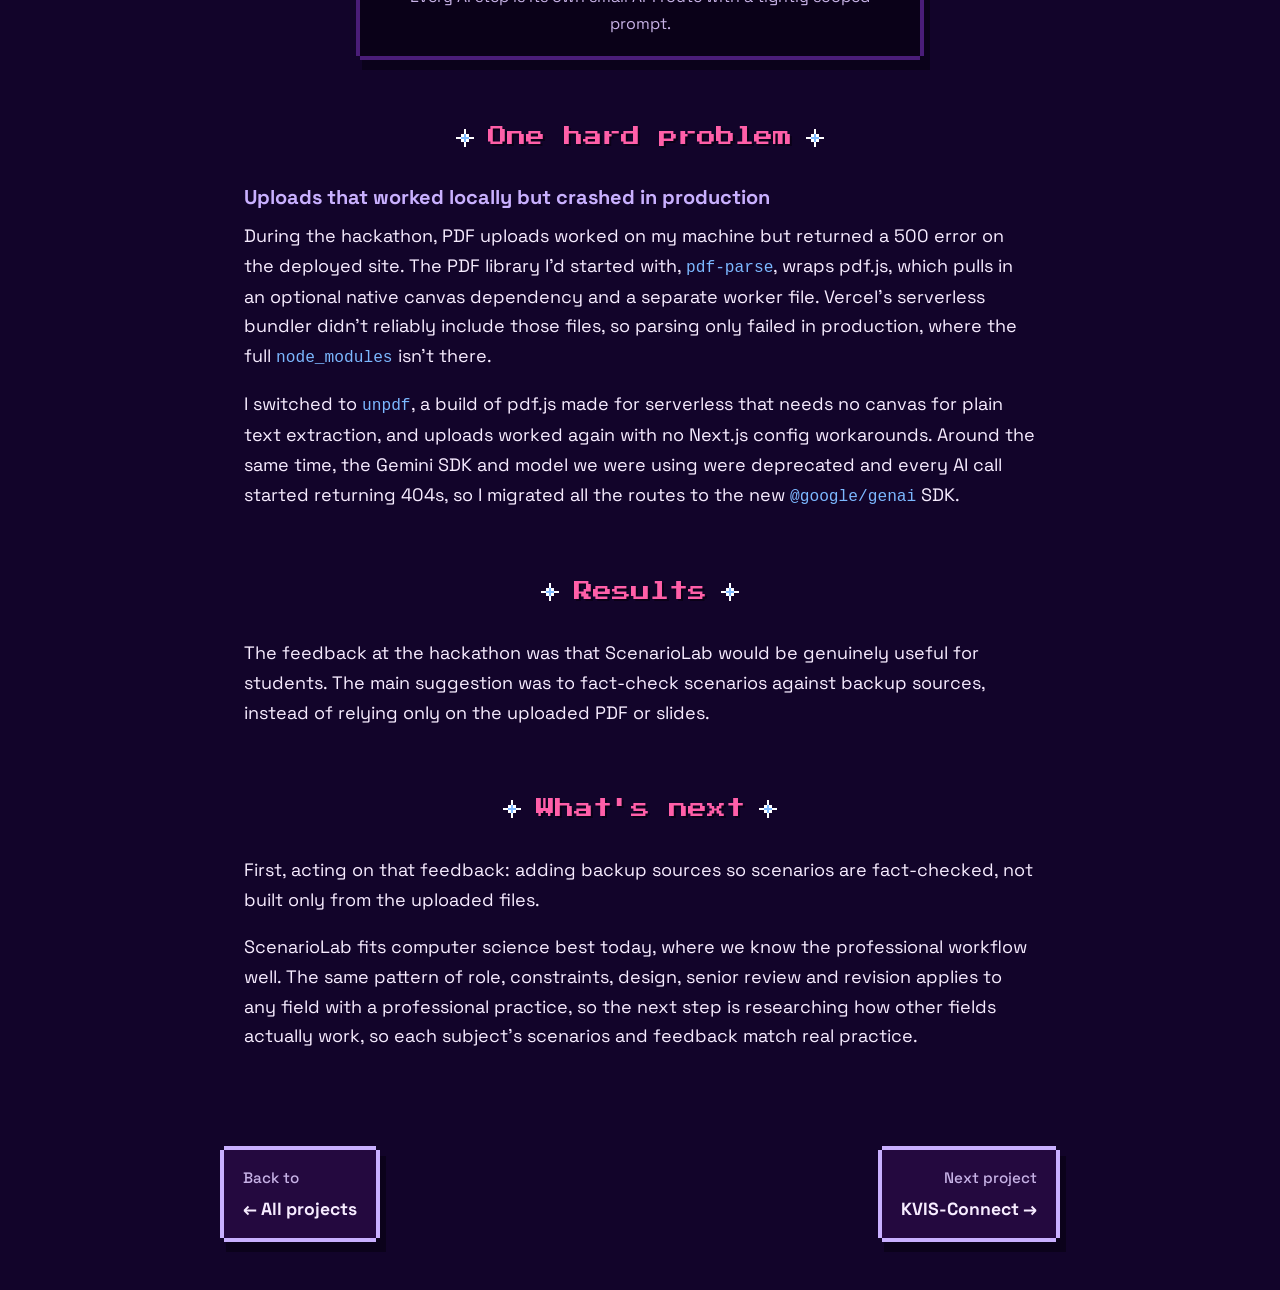
<file: projects/scenariolab/index.html>
<!DOCTYPE html>
<html lang="en">
<head>
<meta charset="UTF-8" />
<meta name="viewport" content="width=device-width, initial-scale=1.0" />
<title>ScenarioLab case study · Chayada Pakpoomkamonlert</title>
<meta name="description" content="Learn the theory, practice the workflow. ScenarioLab turns lectures into workplace scenarios that an AI senior reviews over three rounds." />
<link rel="canonical" href="https://cchayadap.github.io/portfolio/projects/scenariolab/" />
<meta property="og:type" content="article" />
<meta property="og:url" content="https://cchayadap.github.io/portfolio/projects/scenariolab/" />
<meta property="og:title" content="ScenarioLab · case study" />
<meta property="og:description" content="Learn the theory, practice the workflow. ScenarioLab turns lectures into workplace scenarios that an AI senior reviews over three rounds." />
<meta property="og:image" content="https://cchayadap.github.io/portfolio/assets/projects/scenariolab-landing.webp" />
<meta property="og:image:alt" content="ScenarioLab landing page with a preview of the workspace" />
<meta name="twitter:card" content="summary_large_image" />
<meta name="twitter:title" content="ScenarioLab · case study" />
<meta name="twitter:description" content="Learn the theory, practice the workflow. ScenarioLab turns lectures into workplace scenarios that an AI senior reviews over three rounds." />
<meta name="twitter:image" content="https://cchayadap.github.io/portfolio/assets/projects/scenariolab-landing.webp" />
<meta name="theme-color" content="#12042a" />
<link rel="icon" href="../../assets/pixel/star.svg" type="image/svg+xml">
<link rel="preconnect" href="https://fonts.googleapis.com">
<link rel="preconnect" href="https://fonts.gstatic.com" crossorigin>
<link href="https://fonts.googleapis.com/css2?family=Press+Start+2P&family=Space+Grotesk:wght@400;500;600;700&display=swap" rel="stylesheet">
<link rel="stylesheet" href="../../style.css?v=34">
<script src="../../fx.js?v=2" defer></script>
</head>
<body>

<div class="space" aria-hidden="true">
  <div class="stars far"></div>
  <div class="stars near"></div>
  <span class="shooting"></span>
  <span class="deco ring"        style="--c: var(--pink-strong); --s: 34px; top: 12%; left: 30px;"></span>
  <span class="deco star b"      style="--c: var(--blue); --s: 26px; top: 36%; left: 58px;"></span>
  <span class="deco dot c"       style="--c: #5ee6c0; --s: 16px; top: 62%; left: 26px;"></span>
  <span class="deco heart"       style="--c: var(--rose); --s: 22px; top: 84%; left: 64px;"></span>
  <span class="deco dot b"       style="--c: #b48cff; --s: 22px; top: 16%; right: 44px;"></span>
  <span class="deco star"        style="--c: var(--pink-strong); --s: 24px; top: 44%; right: 70px;"></span>
  <span class="deco ring c"      style="--c: var(--blue); --s: 36px; top: 70%; right: 30px;"></span>
  <span class="deco spark b"     style="--c: var(--aqua); --s: 22px; top: 90%; right: 60px;"></span>
</div>

<div class="topnav">
  <div class="wrap">
    <a class="brand" href="../../index.html"><img src="../../assets/pixel/star.svg" alt="" width="24" height="24">Chayada P.</a>
    <button class="nav-toggle" id="nav-toggle" aria-label="Toggle menu" aria-expanded="false" aria-controls="site-nav"></button>
    <nav id="site-nav">
      <a href="../../index.html#about">About</a>
      <a href="../../index.html#interests">Interests</a>
      <a href="../../index.html#projects" aria-current="true">Projects</a>
      <a href="../../index.html#experience">Experience</a>
      <a href="../../index.html#skills">Skills</a>
      <a href="../../index.html#community">Community</a>
      <a href="../../index.html#art">Art</a>
      <a href="../../index.html#books">Books</a>
      <a href="../../index.html#contact">Contact</a>
    </nav>
  </div>
  <div class="progress" aria-hidden="true"><span class="bar"></span><img class="rider" src="../../assets/pixel/star.svg" alt="" width="18" height="18"></div>
</div>

<main>

  <header class="case-hero wrap">
    <span class="case-kicker">Case study</span>
    <div class="case-shot"><img src="../../assets/projects/scenariolab-landing.webp" alt="ScenarioLab landing page: “Every lecture is secretly a job.” next to a preview of a workspace where a Database Engineering Intern task, Fixing Latency Spikes, is on round 2 of 3" width="640" height="303"></div>
    <h1>ScenarioLab</h1>
    <p class="tagline">Learn the theory, practice the workflow. Turn a lecture into a workplace scenario, design the solution, and defend it to an AI senior.</p>
    <div class="case-links">
      <a class="resume-btn" href="https://scenariolab-nu.vercel.app/" target="_blank" rel="noopener">Live demo</a>
      <a class="ghost-btn" href="https://github.com/cchayadap/ScenarioLab" target="_blank" rel="noopener">GitHub</a>
    </div>
  </header>

  <dl class="info-strip wrap">
    <div style="--tile: var(--pink-soft);"><dt>Role</dt><dd>Main designer &amp; core developer</dd></div>
    <div style="--tile: var(--mint-soft);"><dt>Team</dt><dd>Team of 2</dd></div>
    <div style="--tile: var(--blue-soft);"><dt>Dates</dt><dd>Sep 2026 · General Learning Hackathon</dd></div>
    <div class="stack" style="--tile: var(--lavender-soft);"><dt>Stack</dt><dd><div class="tags"><span class="tag">Next.js 14</span><span class="tag">React 18</span><span class="tag">TypeScript</span><span class="tag">Tailwind CSS</span><span class="tag">Gemini API</span><span class="tag">Mermaid.js</span><span class="tag">React Flow</span><span class="tag">Vercel</span></div></dd></div>
  </dl>

  <section id="problem" class="case-section wrap" aria-labelledby="problem-h">
    <h2 id="problem-h">The problem</h2>
    <div class="prose">
        <p>Every student asks, “Why do I need to learn this?”, and most never find out. Knowing a subject isn't the same as knowing how to use it at work, where the real skill is the thought process: reading a brief, weighing trade-offs, designing a solution and explaining it so others can build it.</p>
    </div>
  </section>

  <section id="built" class="case-section wrap" aria-labelledby="built-h">
    <h2 id="built-h">What I built</h2>
    <div class="prose">
        <p>I took ScenarioLab from idea to working product: the concept, the product and UI design, the whole app, and the pitch. My teammate helped research whether the idea was strong enough.</p>
        <ul>
          <li>Came up with the concept and designed the learning flow: lecture → tasks → scenario → design → senior review → revision</li>
          <li>Built the Next.js app end to end: onboarding, lesson and workspace screens, results, and file-explorer style navigation</li>
          <li>Wrote the Gemini-powered API routes for lecture breakdown, scenario generation, review, hints and mentor chat, each with its own tightly scoped prompt</li>
          <li>Built the drag-and-drop flowchart editor (React Flow) and AI-generated diagrams (Mermaid), including a diagram for the suggested answer</li>
          <li>Added mastery memory that tracks weak spots across tasks, and scenarios calibrated to the student's target company</li>
          <li>Deployed it on Vercel and presented it at the hackathon</li>
        </ul>
    </div>
  </section>

  <section id="how" class="case-section wrap" aria-labelledby="how-h">
    <h2 id="how-h">How it works</h2>
    <div class="prose">
        <ol>
          <li>Paste a lecture, syllabus or slides (PDF and PPTX are parsed on the server).</li>
          <li>The AI splits the material into tasks, and each becomes a realistic scenario with a role, stakes, constraints and a rubric, tailored to the student's career goal.</li>
          <li>The student designs the solution in words, as a drag-and-drop flowchart, or both. No code, so the time goes into thinking and explaining.</li>
          <li>An AI “senior” reviews the design against the rubric, with up to 3 rounds to improve before comparing against a suggested answer.</li>
          <li>Stuck? Ask for a hint, a simpler version, or chat with one of two mentors: Casey (kind) or Morgan (busy).</li>
        </ol>
        <p>The AI is prompted to evaluate, not reveal: the reviewer points at gaps without giving the answer, and the mentor refuses to hand over the solution. Everything is stored in the browser, so there are no accounts and nothing to set up.</p>
        <figure class="diagram">
          <svg viewBox="0 0 380 500" role="img" aria-labelledby="sd-title sd-desc">
            <title id="sd-title">ScenarioLab architecture</title>
            <desc id="sd-desc">A Next.js front end in the browser keeps sessions and mastery history in localStorage and uses React Flow and Mermaid for diagrams. It calls six small Next.js API routes on Vercel: parse-file, breakdown-lecture, generate-scenario, review, hint and ask-mentor. The AI routes each send a tightly scoped prompt through a shared Gemini helper to the Google Gemini API.</desc>
    <defs>
      <marker id="arrow" viewBox="0 0 10 10" refX="9" refY="5" markerWidth="7" markerHeight="7" orient="auto-start-reverse">
        <path class="d-arrowhead" d="M0 0 L10 5 L0 10 Z"/>
      </marker>
    </defs>
            <rect class="d-group" x="10" y="10" width="360" height="132" rx="14"/>
            <text class="d-group-label" x="24" y="30">Browser · no accounts, no database</text>
            <rect class="d-node" x="30" y="42" width="155" height="84" rx="12"/>
            <text class="d-title" x="107" y="68" text-anchor="middle">Next.js 14 UI</text>
            <text class="d-sub" x="107" y="86" text-anchor="middle">React Flow flowcharts</text>
            <text class="d-sub" x="107" y="102" text-anchor="middle">Mermaid diagrams</text>
            <rect class="d-node blue" x="195" y="42" width="155" height="84" rx="12"/>
            <text class="d-title" x="272" y="68" text-anchor="middle">localStorage</text>
            <text class="d-sub" x="272" y="86" text-anchor="middle">sessions and</text>
            <text class="d-sub" x="272" y="102" text-anchor="middle">mastery history</text>
            <path class="d-edge" d="M185 84 H193" />

            <path class="d-edge" d="M190 142 V166" marker-end="url(#arrow)"/>
            <text class="d-edge-label" x="198" y="159">upload · fetch JSON</text>

            <rect class="d-group" x="10" y="170" width="360" height="194" rx="14"/>
            <text class="d-group-label" x="24" y="188">Next.js API routes · Vercel</text>
            <rect class="d-node mint" x="30" y="196" width="155" height="46" rx="10"/>
            <text class="d-title" x="107" y="216" text-anchor="middle" style="font-size:11px">/api/parse-file</text>
            <text class="d-sub" x="107" y="232" text-anchor="middle">unpdf · jszip</text>
            <rect class="d-node mint" x="195" y="196" width="155" height="46" rx="10"/>
            <text class="d-title" x="272" y="216" text-anchor="middle" style="font-size:11px">/api/breakdown-lecture</text>
            <text class="d-sub" x="272" y="232" text-anchor="middle">split into tasks</text>
            <rect class="d-node mint" x="30" y="250" width="155" height="46" rx="10"/>
            <text class="d-title" x="107" y="270" text-anchor="middle" style="font-size:11px">/api/generate-scenario</text>
            <text class="d-sub" x="107" y="286" text-anchor="middle">role · stakes · rubric</text>
            <rect class="d-node mint" x="195" y="250" width="155" height="46" rx="10"/>
            <text class="d-title" x="272" y="270" text-anchor="middle" style="font-size:11px">/api/review</text>
            <text class="d-sub" x="272" y="286" text-anchor="middle">AI senior grades</text>
            <rect class="d-node mint" x="30" y="304" width="155" height="46" rx="10"/>
            <text class="d-title" x="107" y="324" text-anchor="middle" style="font-size:11px">/api/hint</text>
            <text class="d-sub" x="107" y="340" text-anchor="middle">hint or simpler task</text>
            <rect class="d-node mint" x="195" y="304" width="155" height="46" rx="10"/>
            <text class="d-title" x="272" y="324" text-anchor="middle" style="font-size:11px">/api/ask-mentor</text>
            <text class="d-sub" x="272" y="340" text-anchor="middle">Casey or Morgan</text>

            <path class="d-edge" d="M190 364 V392" marker-end="url(#arrow)"/>
            <text class="d-edge-label" x="198" y="383">scoped prompt per route</text>

            <rect class="d-node lav" x="30" y="396" width="320" height="40" rx="12"/>
            <text class="d-title" x="190" y="421" text-anchor="middle">lib/gemini.ts · completeJSON</text>
            <path class="d-edge" d="M190 436 V450" marker-end="url(#arrow)"/>

            <rect class="d-node blue" x="30" y="454" width="320" height="40" rx="12"/>
            <text class="d-title" x="190" y="479" text-anchor="middle">Google Gemini API</text>
          </svg>
          <figcaption>Every AI step is its own small API route with a tightly scoped prompt.</figcaption>
        </figure>
    </div>
  </section>

  <section id="hard" class="case-section wrap" aria-labelledby="hard-h">
    <h2 id="hard-h">One hard problem</h2>
    <div class="prose">
        <h3 class="hard-title">Uploads that worked locally but crashed in production</h3>
        <p>During the hackathon, PDF uploads worked on my machine but returned a 500 error on the deployed site. The PDF library I'd started with, <code>pdf-parse</code>, wraps pdf.js, which pulls in an optional native canvas dependency and a separate worker file. Vercel's serverless bundler didn't reliably include those files, so parsing only failed in production, where the full <code>node_modules</code> isn't there.</p>
        <p>I switched to <code>unpdf</code>, a build of pdf.js made for serverless that needs no canvas for plain text extraction, and uploads worked again with no Next.js config workarounds. Around the same time, the Gemini SDK and model we were using were deprecated and every AI call started returning 404s, so I migrated all the routes to the new <code>@google/genai</code> SDK.</p>
    </div>
  </section>

  <section id="results" class="case-section wrap" aria-labelledby="results-h">
    <h2 id="results-h">Results</h2>
    <div class="prose">
        <p>The feedback at the hackathon was that ScenarioLab would be genuinely useful for students. The main suggestion was to fact-check scenarios against backup sources, instead of relying only on the uploaded PDF or slides.</p>
    </div>
  </section>

  <section id="next" class="case-section wrap" aria-labelledby="next-h">
    <h2 id="next-h">What's next</h2>
    <div class="prose">
        <p>First, acting on that feedback: adding backup sources so scenarios are fact-checked, not built only from the uploaded files.</p>
        <p>ScenarioLab fits computer science best today, where we know the professional workflow well. The same pattern of role, constraints, design, senior review and revision applies to any field with a professional practice, so the next step is researching how other fields actually work, so each subject's scenarios and feedback match real practice.</p>
    </div>
  </section>

</main>

<nav class="case-nav wrap" aria-label="Case studies">
  <a href="../../index.html#projects"><small>Back to</small>← All projects</a>
  <a class="next" href="../kvis-connect/"><small>Next project</small>KVIS-Connect →</a>
</nav>

<script>
  // Mobile nav toggle
  const navToggle = document.getElementById('nav-toggle');
  const siteNav = document.getElementById('site-nav');
  navToggle.addEventListener('click', () => {
    const isOpen = siteNav.classList.toggle('open');
    navToggle.setAttribute('aria-expanded', isOpen ? 'true' : 'false');
  });
  function closeNav(){
    siteNav.classList.remove('open');
    navToggle.setAttribute('aria-expanded', 'false');
  }
  // Also close on Escape or a tap outside the bar, like a native menu.
  document.addEventListener('keydown', e => {
    if (e.key === 'Escape' && siteNav.classList.contains('open')) { closeNav(); navToggle.focus(); }
  });
  document.addEventListener('click', e => {
    if (siteNav.classList.contains('open') && !e.target.closest('.topnav')) closeNav();
  });
</script>

</body>
</html>
</file>
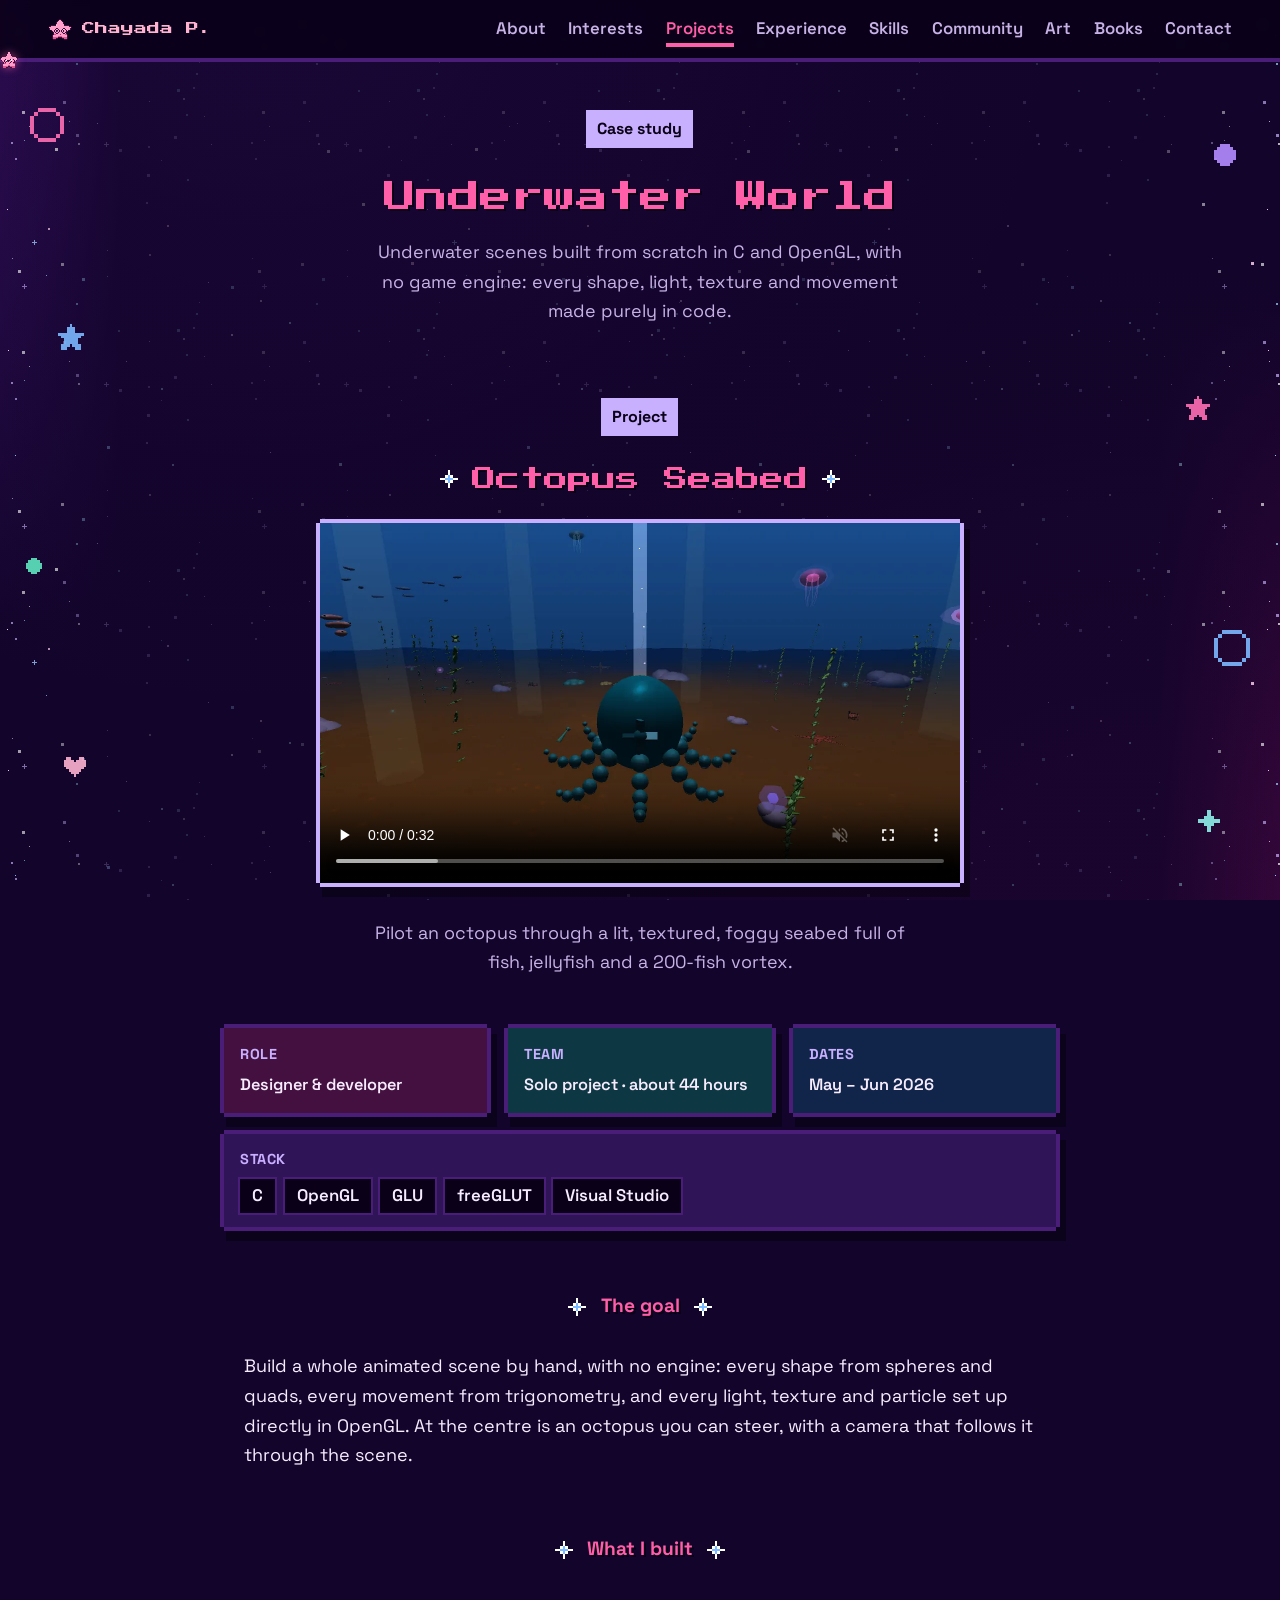
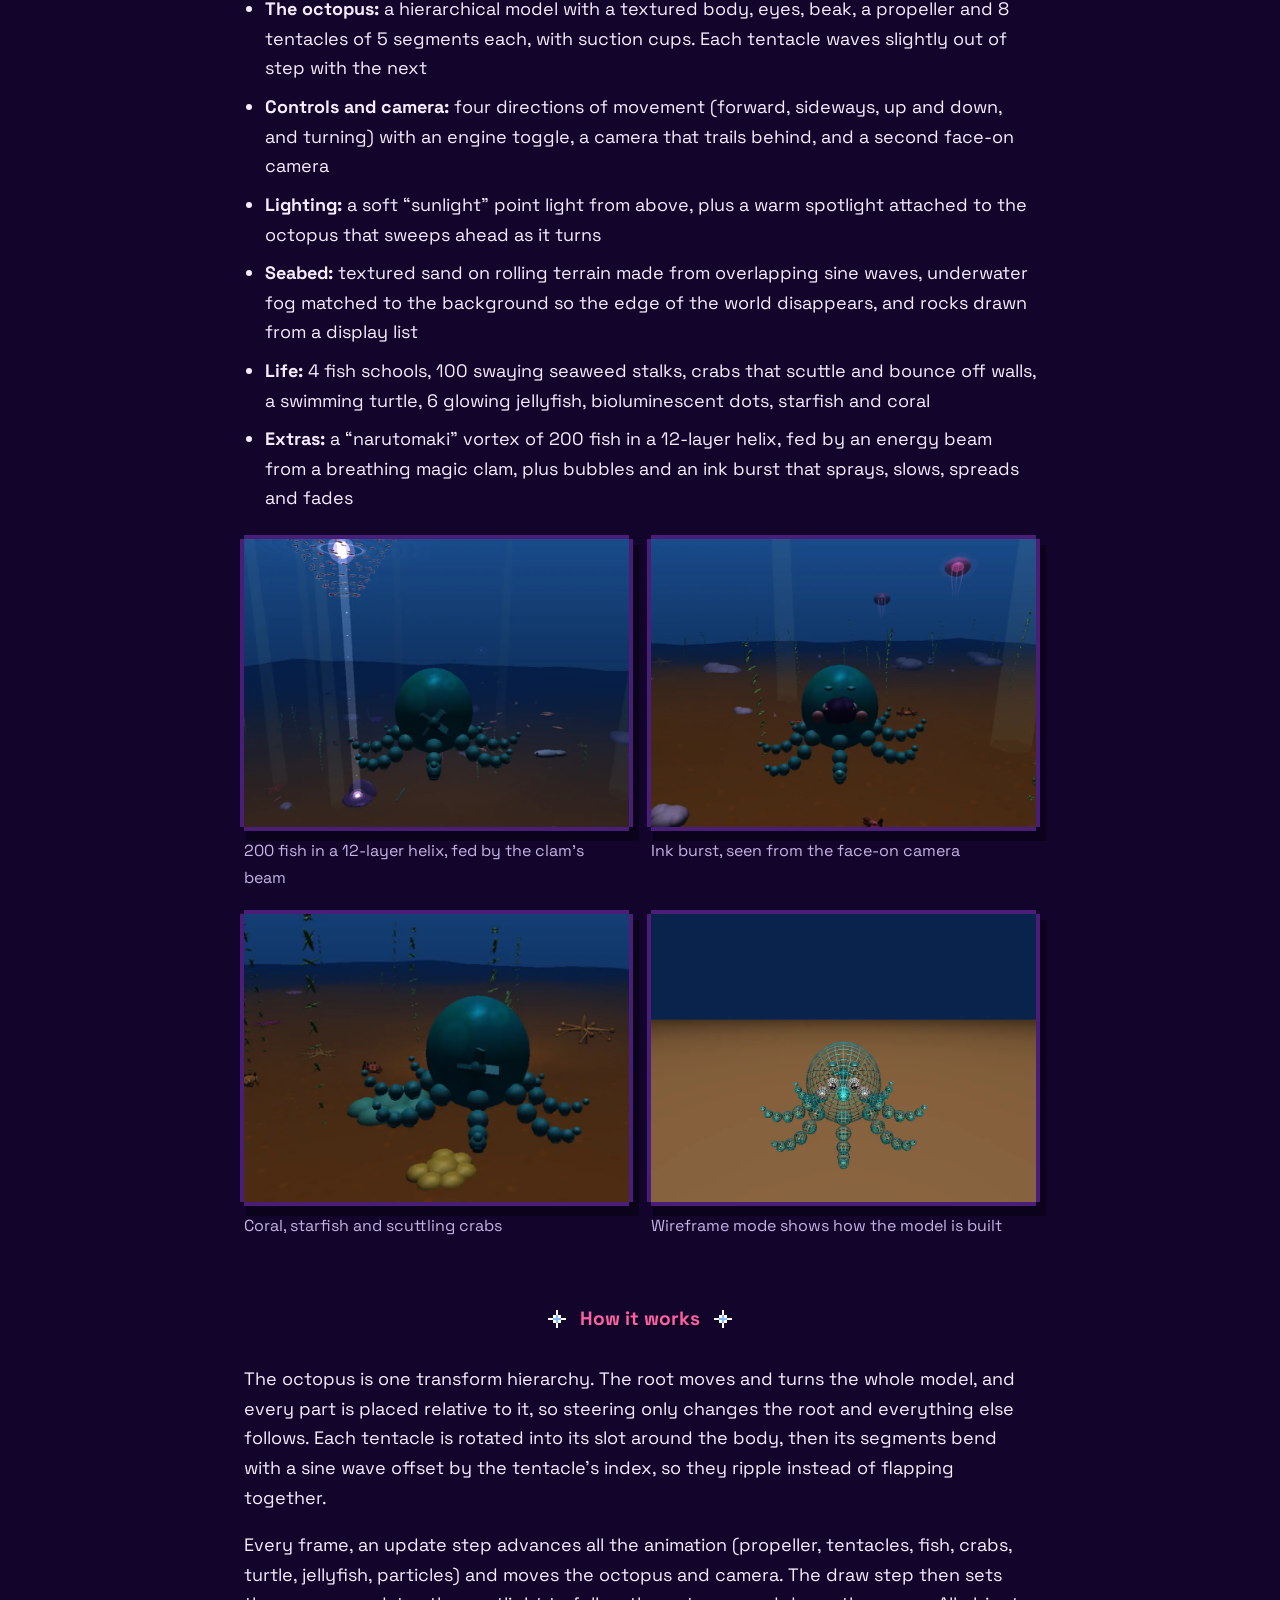
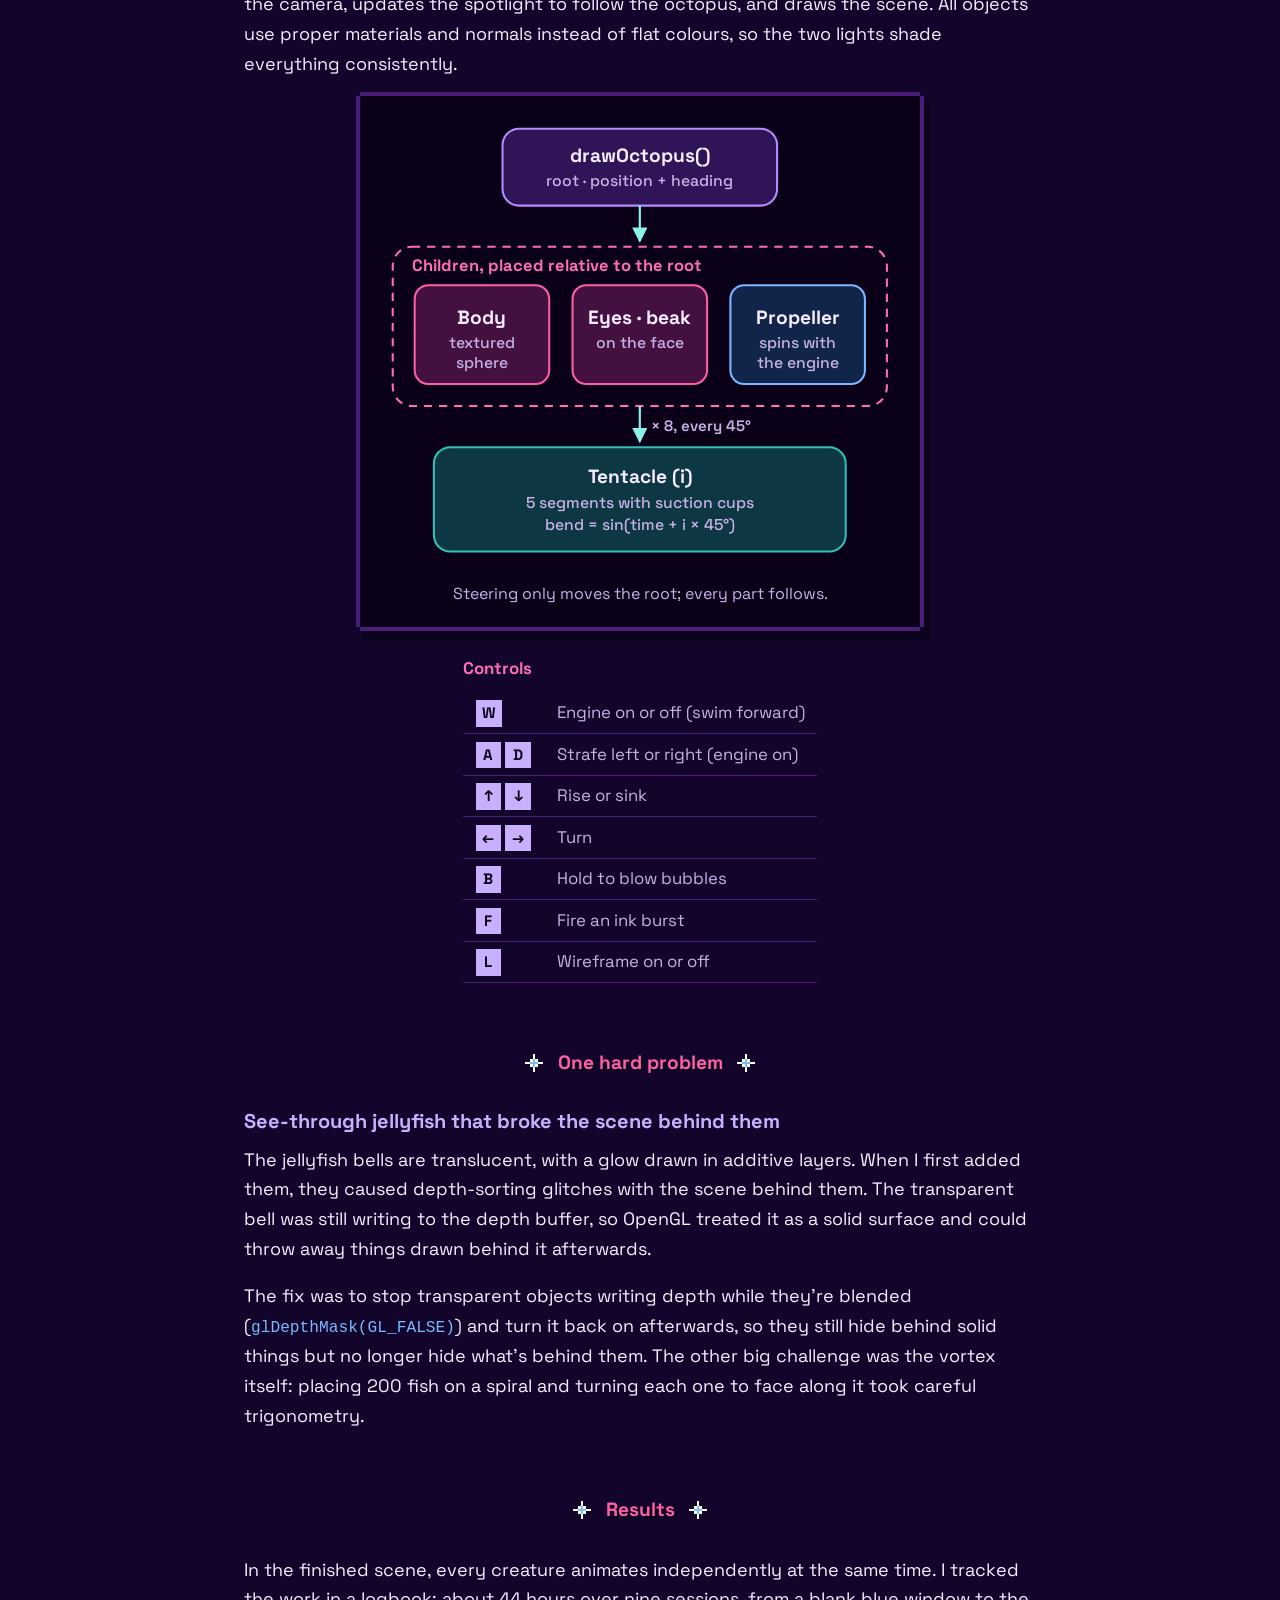
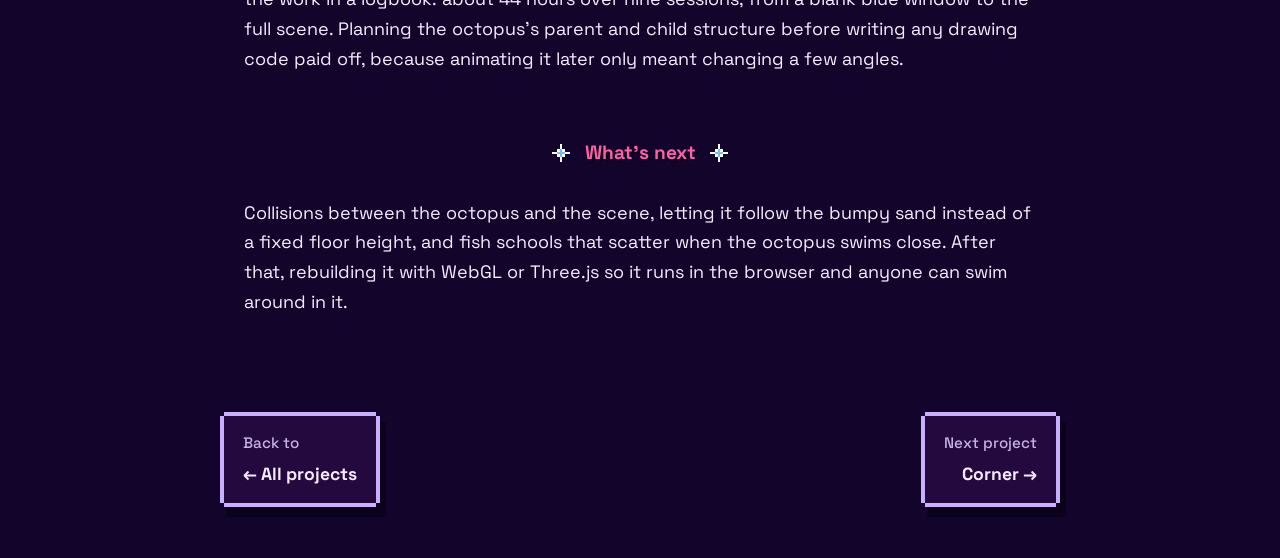
<file: projects/underwater-world/index.html>
<!DOCTYPE html>
<html lang="en">
<head>
<meta charset="UTF-8" />
<meta name="viewport" content="width=device-width, initial-scale=1.0" />
<title>Underwater World case study · Chayada Pakpoomkamonlert</title>
<meta name="description" content="Underwater scenes built from scratch in C and OpenGL. Octopus Seabed: pilot a hierarchical octopus through a lit, textured, foggy seabed full of fish, jellyfish and a 200-fish vortex." />
<link rel="canonical" href="https://cchayadap.github.io/portfolio/projects/underwater-world/" />
<meta property="og:type" content="article" />
<meta property="og:url" content="https://cchayadap.github.io/portfolio/projects/underwater-world/" />
<meta property="og:title" content="Underwater World · case study" />
<meta property="og:description" content="Underwater scenes built from scratch in C and OpenGL. Octopus Seabed: pilot a hierarchical octopus through a lit, textured, foggy seabed full of fish, jellyfish and a 200-fish vortex." />
<meta property="og:image" content="https://cchayadap.github.io/portfolio/assets/projects/octopus-vortex.webp" />
<meta property="og:image:alt" content="The octopus beneath a glowing vortex of 200 fish, joined to a magic clam by a beam of light" />
<meta name="twitter:card" content="summary_large_image" />
<meta name="twitter:title" content="Underwater World · case study" />
<meta name="twitter:description" content="Underwater scenes built from scratch in C and OpenGL. Octopus Seabed: pilot a hierarchical octopus through a lit, textured, foggy seabed full of fish, jellyfish and a 200-fish vortex." />
<meta name="twitter:image" content="https://cchayadap.github.io/portfolio/assets/projects/octopus-vortex.webp" />
<meta name="theme-color" content="#12042a" />
<link rel="icon" href="../../assets/pixel/star.svg" type="image/svg+xml">
<link rel="preconnect" href="https://fonts.googleapis.com">
<link rel="preconnect" href="https://fonts.gstatic.com" crossorigin>
<link href="https://fonts.googleapis.com/css2?family=Press+Start+2P&family=Space+Grotesk:wght@400;500;600;700&display=swap" rel="stylesheet">
<link rel="stylesheet" href="../../style.css?v=34">
<script src="../../fx.js?v=2" defer></script>
</head>
<body>

<div class="space" aria-hidden="true">
  <div class="stars far"></div>
  <div class="stars near"></div>
  <span class="shooting"></span>
  <span class="deco ring"        style="--c: var(--pink-strong); --s: 34px; top: 12%; left: 30px;"></span>
  <span class="deco star b"      style="--c: var(--blue); --s: 26px; top: 36%; left: 58px;"></span>
  <span class="deco dot c"       style="--c: #5ee6c0; --s: 16px; top: 62%; left: 26px;"></span>
  <span class="deco heart"       style="--c: var(--rose); --s: 22px; top: 84%; left: 64px;"></span>
  <span class="deco dot b"       style="--c: #b48cff; --s: 22px; top: 16%; right: 44px;"></span>
  <span class="deco star"        style="--c: var(--pink-strong); --s: 24px; top: 44%; right: 70px;"></span>
  <span class="deco ring c"      style="--c: var(--blue); --s: 36px; top: 70%; right: 30px;"></span>
  <span class="deco spark b"     style="--c: var(--aqua); --s: 22px; top: 90%; right: 60px;"></span>
</div>

<div class="topnav">
  <div class="wrap">
    <a class="brand" href="../../index.html"><img src="../../assets/pixel/star.svg" alt="" width="24" height="24">Chayada P.</a>
    <button class="nav-toggle" id="nav-toggle" aria-label="Toggle menu" aria-expanded="false" aria-controls="site-nav"></button>
    <nav id="site-nav">
      <a href="../../index.html#about">About</a>
      <a href="../../index.html#interests">Interests</a>
      <a href="../../index.html#projects" aria-current="true">Projects</a>
      <a href="../../index.html#experience">Experience</a>
      <a href="../../index.html#skills">Skills</a>
      <a href="../../index.html#community">Community</a>
      <a href="../../index.html#art">Art</a>
      <a href="../../index.html#books">Books</a>
      <a href="../../index.html#contact">Contact</a>
    </nav>
  </div>
  <div class="progress" aria-hidden="true"><span class="bar"></span><img class="rider" src="../../assets/pixel/star.svg" alt="" width="18" height="18"></div>
</div>

<main>

  <header class="case-hero wrap">
    <span class="case-kicker">Case study</span>
    <h1>Underwater World</h1>
    <p class="tagline">Underwater scenes built from scratch in C and OpenGL, with no game engine: every shape, light, texture and movement made purely in code.</p>
  </header>

  <header class="case-hero part-head wrap" id="octopus-seabed">
    <span class="case-kicker">Project</span>
    <h2 id="p1-h">Octopus Seabed</h2>
    <div class="case-shot" id="top-video"><video controls muted loop playsinline preload="metadata" poster="../../assets/projects/octopus-poster.webp" width="1280" height="720" aria-label="32-second tour of the scene: the octopus blows bubbles, fires ink, rises and circles the glowing clam's beam, dives past a turtle, and switches to wireframe">
      <source src="../../assets/projects/octopus-tour.webm" type="video/webm">
    </video></div>
    <p class="tagline">Pilot an octopus through a lit, textured, foggy seabed full of fish, jellyfish and a 200-fish vortex.</p>
  </header>

  <dl class="info-strip wrap">
    <div style="--tile: var(--pink-soft);"><dt>Role</dt><dd>Designer &amp; developer</dd></div>
    <div style="--tile: var(--mint-soft);"><dt>Team</dt><dd>Solo project · about 44 hours</dd></div>
    <div style="--tile: var(--blue-soft);"><dt>Dates</dt><dd>May – Jun 2026</dd></div>
    <div class="stack" style="--tile: var(--lavender-soft);"><dt>Stack</dt><dd><div class="tags"><span class="tag">C</span><span class="tag">OpenGL</span><span class="tag">GLU</span><span class="tag">freeGLUT</span><span class="tag">Visual Studio</span></div></dd></div>
  </dl>

  <section id="problem" class="case-section wrap" aria-labelledby="problem-h">
    <h3 class="sub-h" id="problem-h">The goal</h3>
    <div class="prose">
        <p>Build a whole animated scene by hand, with no engine: every shape from spheres and quads, every movement from trigonometry, and every light, texture and particle set up directly in OpenGL. At the centre is an octopus you can steer, with a camera that follows it through the scene.</p>
    </div>
  </section>

  <section id="built" class="case-section wrap" aria-labelledby="built-h">
    <h3 class="sub-h" id="built-h">What I built</h3>
    <div class="prose">
        <ul>
          <li><strong>The octopus:</strong> a hierarchical model with a textured body, eyes, beak, a propeller and 8 tentacles of 5 segments each, with suction cups. Each tentacle waves slightly out of step with the next</li>
          <li><strong>Controls and camera:</strong> four directions of movement (forward, sideways, up and down, and turning) with an engine toggle, a camera that trails behind, and a second face-on camera</li>
          <li><strong>Lighting:</strong> a soft “sunlight” point light from above, plus a warm spotlight attached to the octopus that sweeps ahead as it turns</li>
          <li><strong>Seabed:</strong> textured sand on rolling terrain made from overlapping sine waves, underwater fog matched to the background so the edge of the world disappears, and rocks drawn from a display list</li>
          <li><strong>Life:</strong> 4 fish schools, 100 swaying seaweed stalks, crabs that scuttle and bounce off walls, a swimming turtle, 6 glowing jellyfish, bioluminescent dots, starfish and coral</li>
          <li><strong>Extras:</strong> a “narutomaki” vortex of 200 fish in a 12-layer helix, fed by an energy beam from a breathing magic clam, plus bubbles and an ink burst that sprays, slows, spreads and fades</li>
        </ul>
        <div class="shot-grid">
          <figure><img src="../../assets/projects/octopus-vortex.webp" alt="The narutomaki vortex high above the octopus: a spiral of 200 white and pink fish around a glowing orb, joined by a light beam to the clam on the seabed" width="960" height="743" loading="lazy" decoding="async"><figcaption>200 fish in a 12-layer helix, fed by the clam's beam</figcaption></figure>
          <figure><img src="../../assets/projects/octopus-ink.webp" alt="Face-on view of the octopus spraying a dark purple ink burst, with jellyfish and seaweed behind" width="960" height="717" loading="lazy" decoding="async"><figcaption>Ink burst, seen from the face-on camera</figcaption></figure>
          <figure><img src="../../assets/projects/octopus-creatures.webp" alt="The octopus over coral, starfish and crabs on the seabed" width="960" height="632" loading="lazy" decoding="async"><figcaption>Coral, starfish and scuttling crabs</figcaption></figure>
          <figure><img src="../../assets/projects/octopus-wireframe.webp" alt="Wireframe view of the octopus showing its body sphere, eyes, cheeks and tentacles built from chains of spheres" width="960" height="723" loading="lazy" decoding="async"><figcaption>Wireframe mode shows how the model is built</figcaption></figure>
        </div>
    </div>
  </section>

  <section id="how" class="case-section wrap" aria-labelledby="how-h">
    <h3 class="sub-h" id="how-h">How it works</h3>
    <div class="prose">
        <p>The octopus is one transform hierarchy. The root moves and turns the whole model, and every part is placed relative to it, so steering only changes the root and everything else follows. Each tentacle is rotated into its slot around the body, then its segments bend with a sine wave offset by the tentacle's index, so they ripple instead of flapping together.</p>
        <p>Every frame, an update step advances all the animation (propeller, tentacles, fish, crabs, turtle, jellyfish, particles) and moves the octopus and camera. The draw step then sets the camera, updates the spotlight to follow the octopus, and draws the scene. All objects use proper materials and normals instead of flat colours, so the two lights shade everything consistently.</p>
        <figure class="diagram">
          <svg viewBox="0 0 380 330" role="img" aria-labelledby="od-title od-desc">
            <title id="od-title">Octopus model hierarchy</title>
            <desc id="od-desc">The octopus root transform sets position and heading. Its children are the textured body, the eyes, the beak, the propeller at the back that spins when the engine is on, and eight tentacles placed 45 degrees apart. Each tentacle is a chain of five segments with suction cups that bend with a phase-offset sine wave.</desc>
    <defs>
      <marker id="arrow" viewBox="0 0 10 10" refX="9" refY="5" markerWidth="7" markerHeight="7" orient="auto-start-reverse">
        <path class="d-arrowhead" d="M0 0 L10 5 L0 10 Z"/>
      </marker>
    </defs>
            <rect class="d-node lav" x="90" y="10" width="200" height="56" rx="12"/>
            <text class="d-title" x="190" y="34" text-anchor="middle">drawOctopus()</text>
            <text class="d-sub" x="190" y="52" text-anchor="middle">root · position + heading</text>

            <path class="d-edge" d="M190 66 V92" marker-end="url(#arrow)"/>

            <rect class="d-group" x="10" y="96" width="360" height="116" rx="14"/>
            <text class="d-group-label" x="24" y="114">Children, placed relative to the root</text>
            <rect class="d-node" x="26" y="124" width="98" height="72" rx="10"/>
            <text class="d-title" x="75" y="152" text-anchor="middle">Body</text>
            <text class="d-sub" x="75" y="170" text-anchor="middle">textured</text>
            <text class="d-sub" x="75" y="184" text-anchor="middle">sphere</text>
            <rect class="d-node" x="141" y="124" width="98" height="72" rx="10"/>
            <text class="d-title" x="190" y="152" text-anchor="middle">Eyes · beak</text>
            <text class="d-sub" x="190" y="170" text-anchor="middle">on the face</text>
            <rect class="d-node blue" x="256" y="124" width="98" height="72" rx="10"/>
            <text class="d-title" x="305" y="152" text-anchor="middle">Propeller</text>
            <text class="d-sub" x="305" y="170" text-anchor="middle">spins with</text>
            <text class="d-sub" x="305" y="184" text-anchor="middle">the engine</text>

            <path class="d-edge" d="M190 212 V238" marker-end="url(#arrow)"/>
            <text class="d-edge-label" x="198" y="230">× 8, every 45°</text>

            <rect class="d-node mint" x="40" y="242" width="300" height="76" rx="12"/>
            <text class="d-title" x="190" y="268" text-anchor="middle">Tentacle (i)</text>
            <text class="d-sub" x="190" y="286" text-anchor="middle">5 segments with suction cups</text>
            <text class="d-sub" x="190" y="302" text-anchor="middle">bend = sin(time + i × 45°)</text>
          </svg>
          <figcaption>Steering only moves the root; every part follows.</figcaption>
        </figure>
        <table class="key-table">
          <caption>Controls</caption>
          <tbody>
            <tr><th scope="row"><kbd>W</kbd></th><td>Engine on or off (swim forward)</td></tr>
            <tr><th scope="row"><kbd>A</kbd> <kbd>D</kbd></th><td>Strafe left or right (engine on)</td></tr>
            <tr><th scope="row"><kbd>↑</kbd> <kbd>↓</kbd></th><td>Rise or sink</td></tr>
            <tr><th scope="row"><kbd>←</kbd> <kbd>→</kbd></th><td>Turn</td></tr>
            <tr><th scope="row"><kbd>B</kbd></th><td>Hold to blow bubbles</td></tr>
            <tr><th scope="row"><kbd>F</kbd></th><td>Fire an ink burst</td></tr>
            <tr><th scope="row"><kbd>L</kbd></th><td>Wireframe on or off</td></tr>
          </tbody>
        </table>
    </div>
  </section>

  <section id="hard" class="case-section wrap" aria-labelledby="hard-h">
    <h3 class="sub-h" id="hard-h">One hard problem</h3>
    <div class="prose">
        <h4 class="hard-title">See-through jellyfish that broke the scene behind them</h4>
        <p>The jellyfish bells are translucent, with a glow drawn in additive layers. When I first added them, they caused depth-sorting glitches with the scene behind them. The transparent bell was still writing to the depth buffer, so OpenGL treated it as a solid surface and could throw away things drawn behind it afterwards.</p>
        <p>The fix was to stop transparent objects writing depth while they're blended (<code>glDepthMask(GL_FALSE)</code>) and turn it back on afterwards, so they still hide behind solid things but no longer hide what's behind them. The other big challenge was the vortex itself: placing 200 fish on a spiral and turning each one to face along it took careful trigonometry.</p>
    </div>
  </section>

  <section id="results" class="case-section wrap" aria-labelledby="results-h">
    <h3 class="sub-h" id="results-h">Results</h3>
    <div class="prose">
        <p>In the finished scene, every creature animates independently at the same time. I tracked the work in a logbook: about 44 hours over nine sessions, from a blank blue window to the full scene. Planning the octopus's parent and child structure before writing any drawing code paid off, because animating it later only meant changing a few angles.</p>
    </div>
  </section>

  <section id="next" class="case-section wrap" aria-labelledby="next-h">
    <h3 class="sub-h" id="next-h">What's next</h3>
    <div class="prose">
        <p>Collisions between the octopus and the scene, letting it follow the bumpy sand instead of a fixed floor height, and fish schools that scatter when the octopus swims close. After that, rebuilding it with WebGL or Three.js so it runs in the browser and anyone can swim around in it.</p>
    </div>
  </section>

</main>

<nav class="case-nav wrap" aria-label="Case studies">
  <a href="../../index.html#projects"><small>Back to</small>← All projects</a>
  <a class="next" href="../corner/"><small>Next project</small>Corner →</a>
</nav>

<script>
  // Mobile nav toggle
  const navToggle = document.getElementById('nav-toggle');
  const siteNav = document.getElementById('site-nav');
  navToggle.addEventListener('click', () => {
    const isOpen = siteNav.classList.toggle('open');
    navToggle.setAttribute('aria-expanded', isOpen ? 'true' : 'false');
  });
  function closeNav(){
    siteNav.classList.remove('open');
    navToggle.setAttribute('aria-expanded', 'false');
  }
  // Also close on Escape or a tap outside the bar, like a native menu.
  document.addEventListener('keydown', e => {
    if (e.key === 'Escape' && siteNav.classList.contains('open')) { closeNav(); navToggle.focus(); }
  });
  document.addEventListener('click', e => {
    if (siteNav.classList.contains('open') && !e.target.closest('.topnav')) closeNav();
  });
</script>

</body>
</html>
</file>
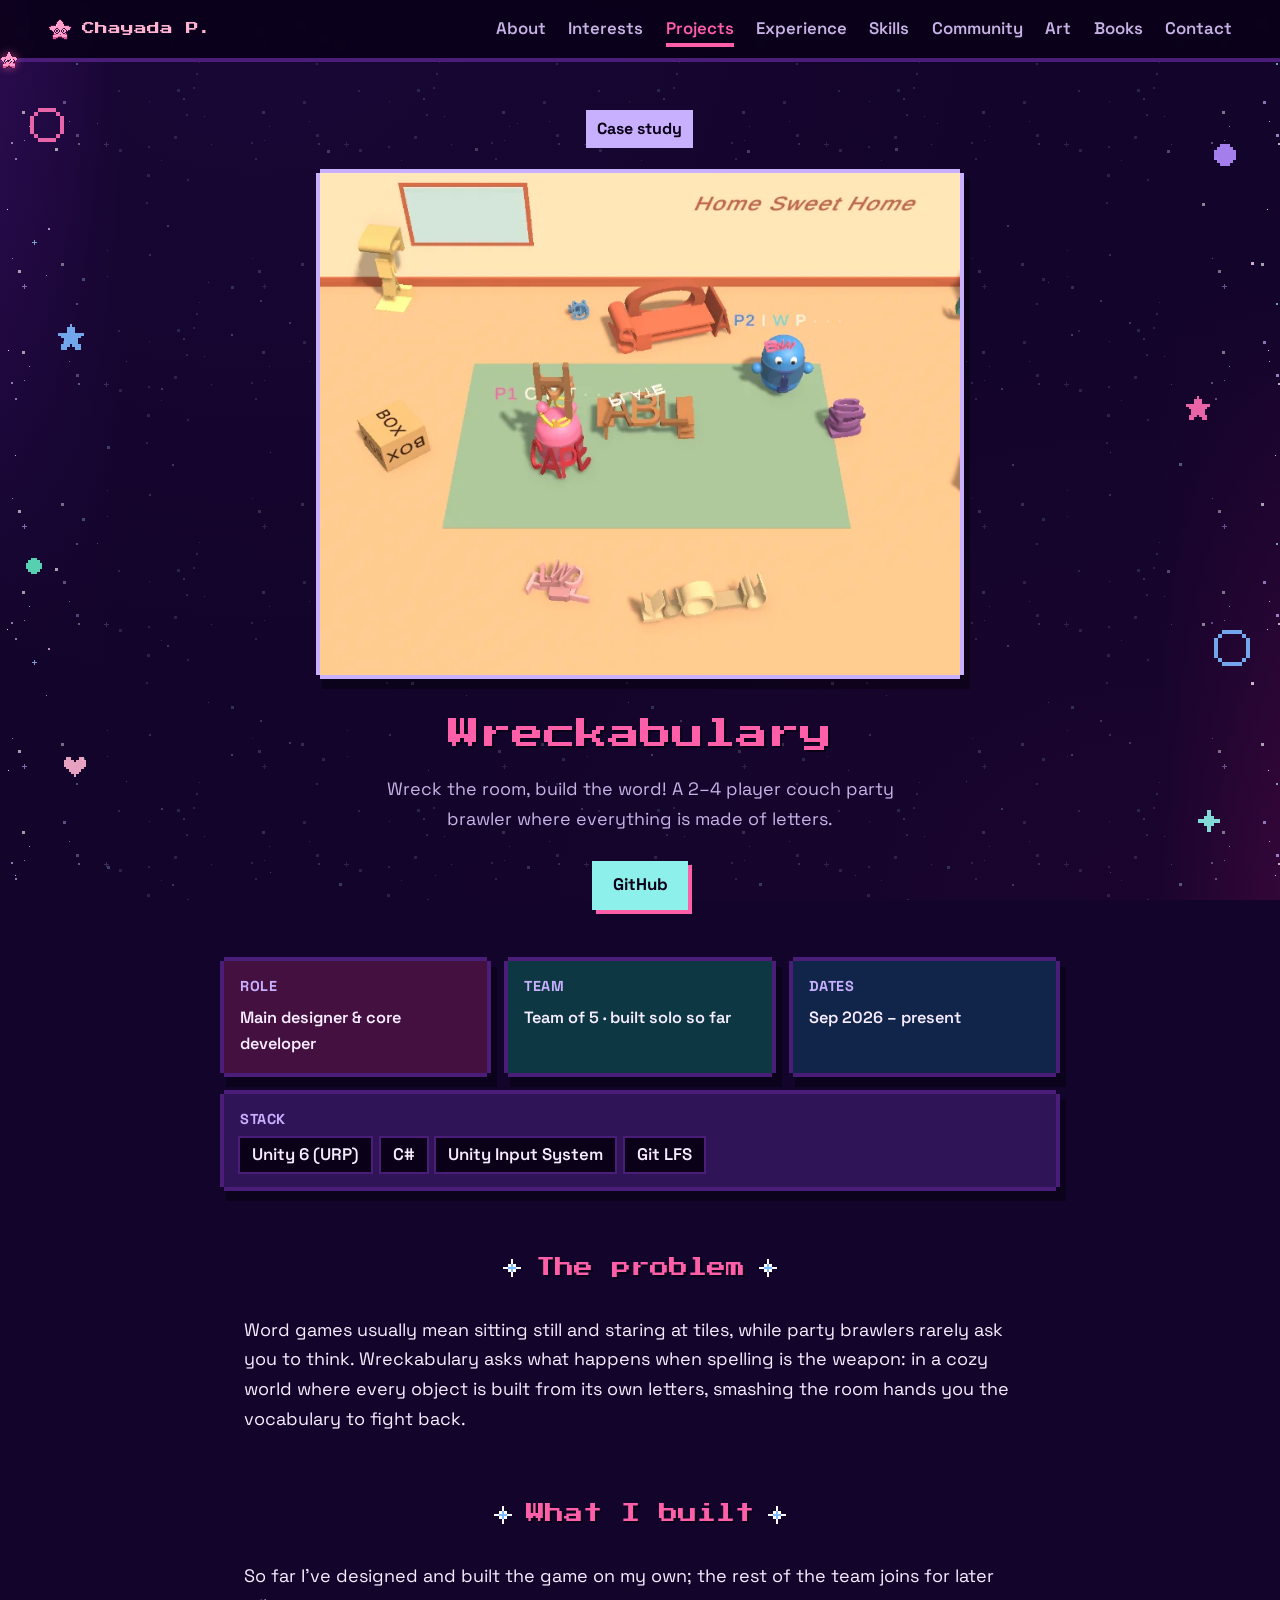
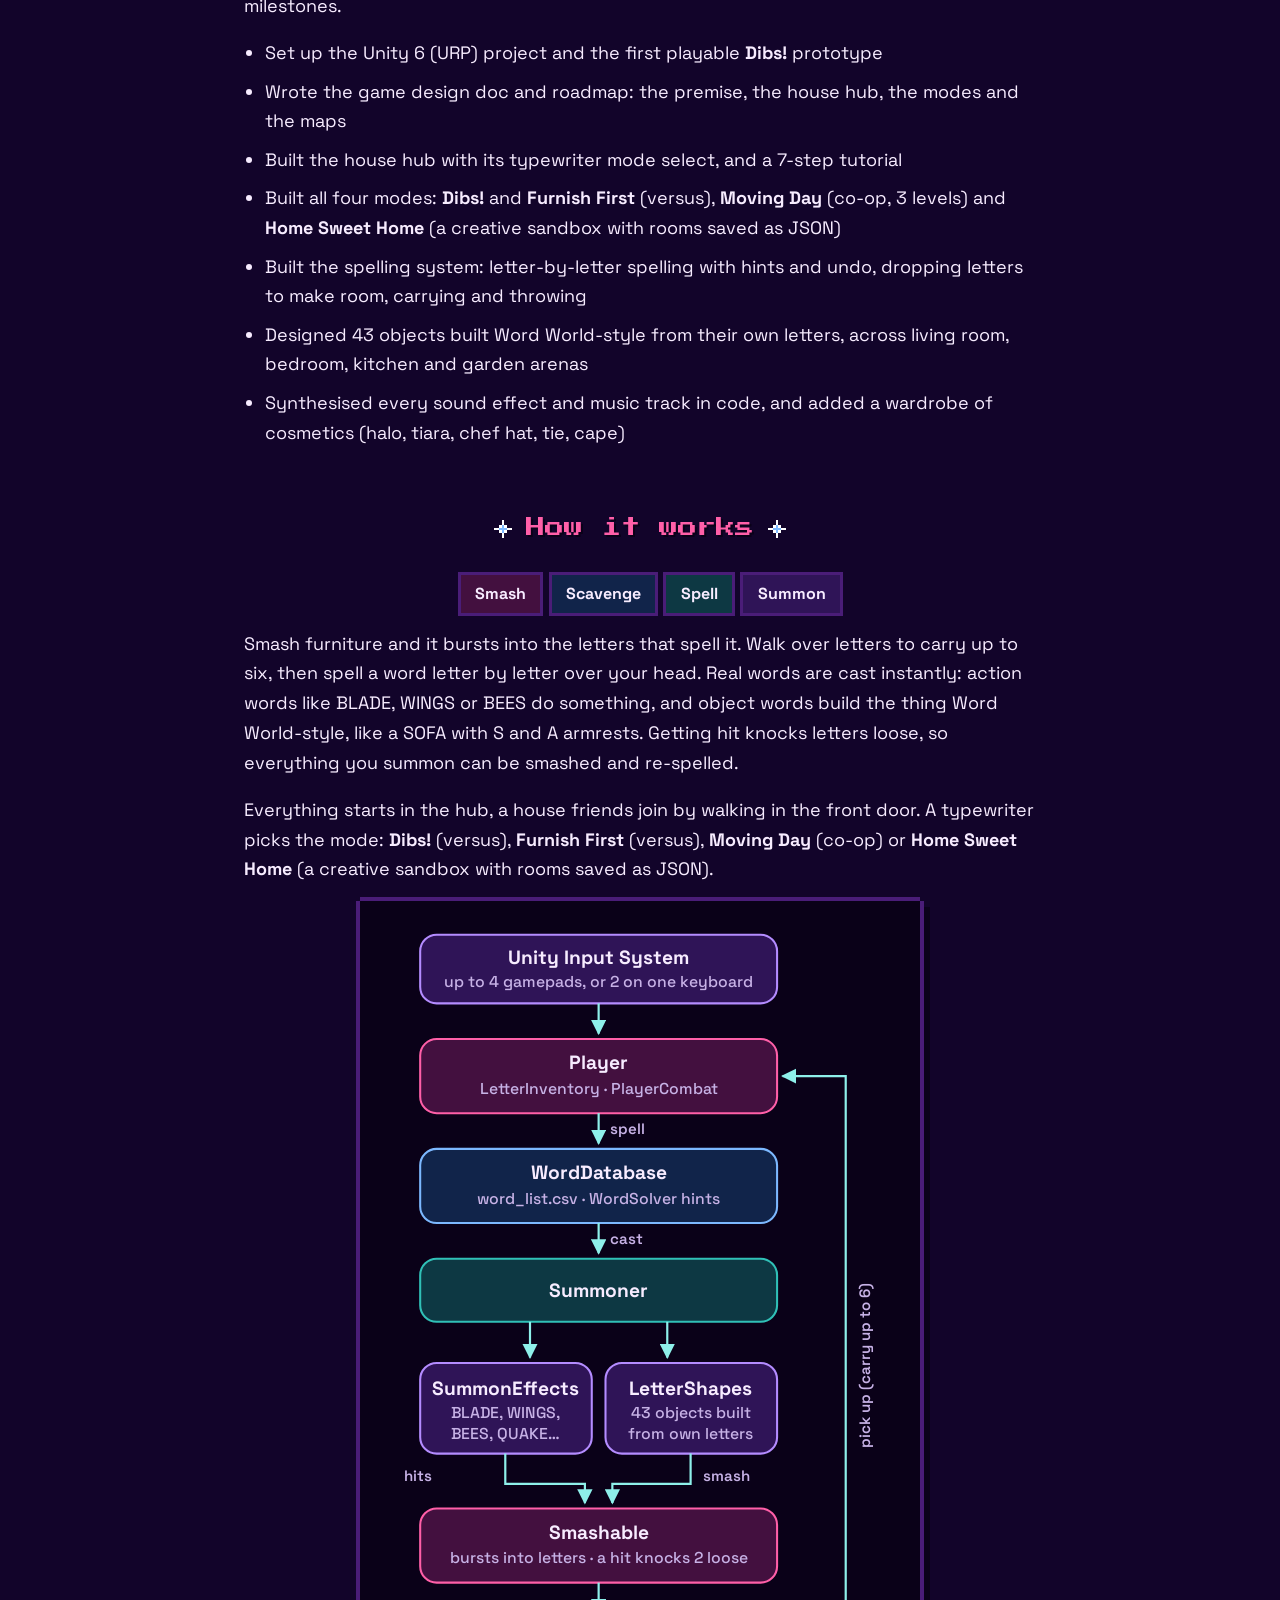
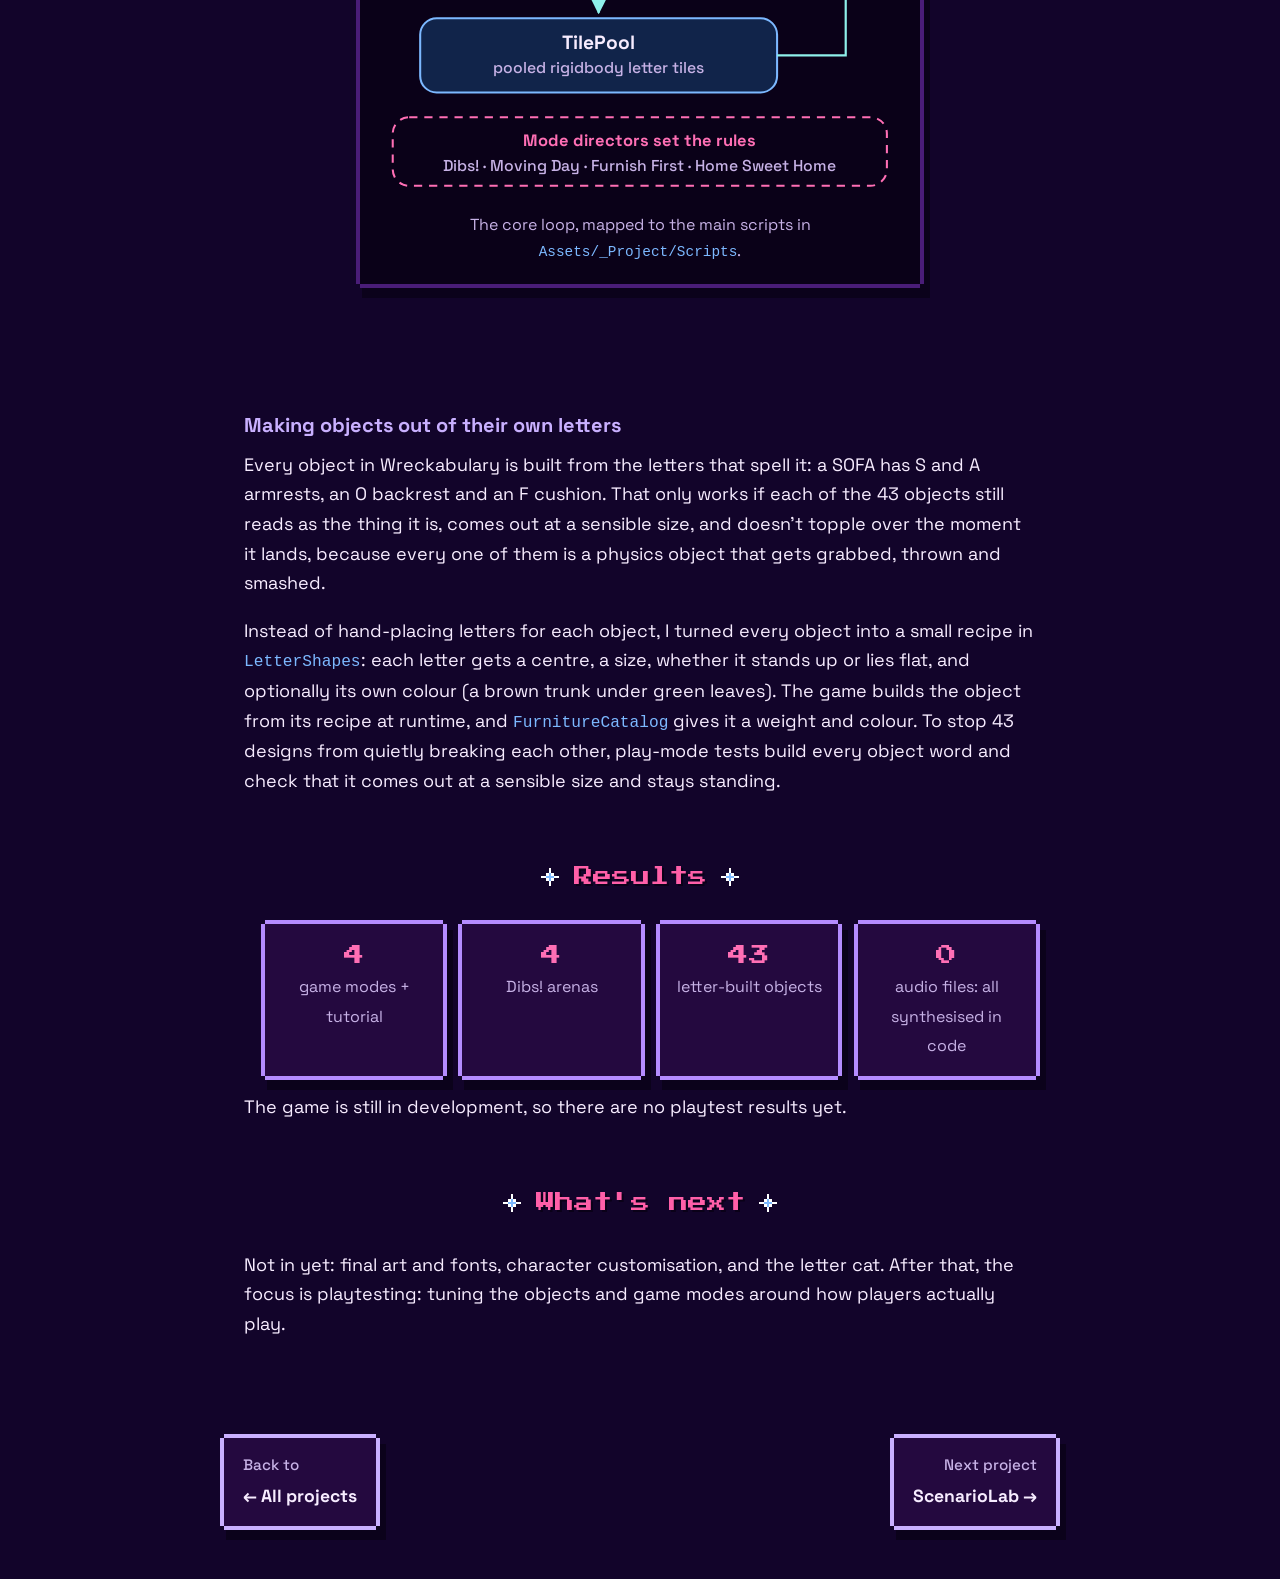
<file: projects/wreckabulary/index.html>
<!DOCTYPE html>
<html lang="en">
<head>
<meta charset="UTF-8" />
<meta name="viewport" content="width=device-width, initial-scale=1.0" />
<title>Wreckabulary case study · Chayada Pakpoomkamonlert</title>
<meta name="description" content="Wreck the room, build the word! A 2–4 player Unity couch party brawler where you smash furniture into letters and spell words to summon objects." />
<link rel="canonical" href="https://cchayadap.github.io/portfolio/projects/wreckabulary/" />
<meta property="og:type" content="article" />
<meta property="og:url" content="https://cchayadap.github.io/portfolio/projects/wreckabulary/" />
<meta property="og:title" content="Wreckabulary · case study" />
<meta property="og:description" content="Wreck the room, build the word! A 2–4 player Unity couch party brawler where you smash furniture into letters and spell words to summon objects." />
<meta property="og:image" content="https://cchayadap.github.io/portfolio/assets/projects/wreckabulary-screenshot.webp" />
<meta property="og:image:alt" content="Wreckabulary gameplay screenshot" />
<meta name="twitter:card" content="summary_large_image" />
<meta name="twitter:title" content="Wreckabulary · case study" />
<meta name="twitter:description" content="Wreck the room, build the word! A 2–4 player Unity couch party brawler where you smash furniture into letters and spell words to summon objects." />
<meta name="twitter:image" content="https://cchayadap.github.io/portfolio/assets/projects/wreckabulary-screenshot.webp" />
<meta name="theme-color" content="#12042a" />
<link rel="icon" href="../../assets/pixel/star.svg" type="image/svg+xml">
<link rel="preconnect" href="https://fonts.googleapis.com">
<link rel="preconnect" href="https://fonts.gstatic.com" crossorigin>
<link href="https://fonts.googleapis.com/css2?family=Press+Start+2P&family=Space+Grotesk:wght@400;500;600;700&display=swap" rel="stylesheet">
<link rel="stylesheet" href="../../style.css?v=34">
<script src="../../fx.js?v=2" defer></script>
</head>
<body>

<div class="space" aria-hidden="true">
  <div class="stars far"></div>
  <div class="stars near"></div>
  <span class="shooting"></span>
  <span class="deco ring"        style="--c: var(--pink-strong); --s: 34px; top: 12%; left: 30px;"></span>
  <span class="deco star b"      style="--c: var(--blue); --s: 26px; top: 36%; left: 58px;"></span>
  <span class="deco dot c"       style="--c: #5ee6c0; --s: 16px; top: 62%; left: 26px;"></span>
  <span class="deco heart"       style="--c: var(--rose); --s: 22px; top: 84%; left: 64px;"></span>
  <span class="deco dot b"       style="--c: #b48cff; --s: 22px; top: 16%; right: 44px;"></span>
  <span class="deco star"        style="--c: var(--pink-strong); --s: 24px; top: 44%; right: 70px;"></span>
  <span class="deco ring c"      style="--c: var(--blue); --s: 36px; top: 70%; right: 30px;"></span>
  <span class="deco spark b"     style="--c: var(--aqua); --s: 22px; top: 90%; right: 60px;"></span>
</div>

<div class="topnav">
  <div class="wrap">
    <a class="brand" href="../../index.html"><img src="../../assets/pixel/star.svg" alt="" width="24" height="24">Chayada P.</a>
    <button class="nav-toggle" id="nav-toggle" aria-label="Toggle menu" aria-expanded="false" aria-controls="site-nav"></button>
    <nav id="site-nav">
      <a href="../../index.html#about">About</a>
      <a href="../../index.html#interests">Interests</a>
      <a href="../../index.html#projects" aria-current="true">Projects</a>
      <a href="../../index.html#experience">Experience</a>
      <a href="../../index.html#skills">Skills</a>
      <a href="../../index.html#community">Community</a>
      <a href="../../index.html#art">Art</a>
      <a href="../../index.html#books">Books</a>
      <a href="../../index.html#contact">Contact</a>
    </nav>
  </div>
  <div class="progress" aria-hidden="true"><span class="bar"></span><img class="rider" src="../../assets/pixel/star.svg" alt="" width="18" height="18"></div>
</div>

<main>

  <header class="case-hero wrap">
    <span class="case-kicker">Case study</span>
    <div class="case-shot" style="--card-color-soft: var(--blue-soft);"><img src="../../assets/projects/wreckabulary-screenshot.webp" alt="Wreckabulary gameplay: two players on a rug surrounded by furniture built from letters, spelling words to summon objects" width="778" height="610"></div>
    <h1>Wreckabulary</h1>
    <p class="tagline">Wreck the room, build the word! A 2–4 player couch party brawler where everything is made of letters.</p>
    <div class="case-links">
      <a class="resume-btn" href="https://github.com/cchayadap/wreckabulary" target="_blank" rel="noopener">GitHub</a>
    </div>
  </header>

  <dl class="info-strip wrap">
    <div style="--tile: var(--pink-soft);"><dt>Role</dt><dd>Main designer &amp; core developer</dd></div>
    <div style="--tile: var(--mint-soft);"><dt>Team</dt><dd>Team of 5 · built solo so far</dd></div>
    <div style="--tile: var(--blue-soft);"><dt>Dates</dt><dd>Sep 2026 – present</dd></div>
    <div class="stack" style="--tile: var(--lavender-soft);"><dt>Stack</dt><dd><div class="tags"><span class="tag">Unity 6 (URP)</span><span class="tag">C#</span><span class="tag">Unity Input System</span><span class="tag">Git LFS</span></div></dd></div>
  </dl>

  <section id="problem" class="case-section wrap" aria-labelledby="problem-h">
    <h2 id="problem-h">The problem</h2>
    <div class="prose">
        <p>Word games usually mean sitting still and staring at tiles, while party brawlers rarely ask you to think. Wreckabulary asks what happens when spelling is the weapon: in a cozy world where every object is built from its own letters, smashing the room hands you the vocabulary to fight back.</p>
    </div>
  </section>

  <section id="built" class="case-section wrap" aria-labelledby="built-h">
    <h2 id="built-h">What I built</h2>
    <div class="prose">
        <p>So far I've designed and built the game on my own; the rest of the team joins for later milestones.</p>
        <ul>
          <li>Set up the Unity 6 (URP) project and the first playable <strong>Dibs!</strong> prototype</li>
          <li>Wrote the game design doc and roadmap: the premise, the house hub, the modes and the maps</li>
          <li>Built the house hub with its typewriter mode select, and a 7-step tutorial</li>
          <li>Built all four modes: <strong>Dibs!</strong> and <strong>Furnish First</strong> (versus), <strong>Moving Day</strong> (co-op, 3 levels) and <strong>Home Sweet Home</strong> (a creative sandbox with rooms saved as JSON)</li>
          <li>Built the spelling system: letter-by-letter spelling with hints and undo, dropping letters to make room, carrying and throwing</li>
          <li>Designed 43 objects built Word World-style from their own letters, across living room, bedroom, kitchen and garden arenas</li>
          <li>Synthesised every sound effect and music track in code, and added a wardrobe of cosmetics (halo, tiara, chef hat, tie, cape)</li>
        </ul>
    </div>
  </section>

  <section id="how" class="case-section wrap" aria-labelledby="how-h">
    <h2 id="how-h">How it works</h2>
    <div class="prose">
        <ul class="loop" aria-label="Core loop">
          <li style="--tile: var(--pink-soft);">Smash</li>
          <li style="--tile: var(--blue-soft);">Scavenge</li>
          <li style="--tile: var(--mint-soft);">Spell</li>
          <li style="--tile: var(--lavender-soft);">Summon</li>
        </ul>
        <p>Smash furniture and it bursts into the letters that spell it. Walk over letters to carry up to six, then spell a word letter by letter over your head. Real words are cast instantly: action words like BLADE, WINGS or BEES do something, and object words build the thing Word World-style, like a SOFA with S and A armrests. Getting hit knocks letters loose, so everything you summon can be smashed and re-spelled.</p>
        <p>Everything starts in the hub, a house friends join by walking in the front door. A typewriter picks the mode: <strong>Dibs!</strong> (versus), <strong>Furnish First</strong> (versus), <strong>Moving Day</strong> (co-op) or <strong>Home Sweet Home</strong> (a creative sandbox with rooms saved as JSON).</p>
        <figure class="diagram">
          <svg viewBox="0 0 380 640" role="img" aria-labelledby="wd-title wd-desc">
            <title id="wd-title">Wreckabulary core loop architecture</title>
            <desc id="wd-desc">Input from gamepads or a shared keyboard drives the player. The player spells a word from carried letters, which the word database checks. The summoner casts it as either an effect or a letter-built object. Smashing objects or hitting players turns them back into pooled letter tiles, which players pick up again. Mode directors set the rules around the loop.</desc>
    <defs>
      <marker id="arrow" viewBox="0 0 10 10" refX="9" refY="5" markerWidth="7" markerHeight="7" orient="auto-start-reverse">
        <path class="d-arrowhead" d="M0 0 L10 5 L0 10 Z"/>
      </marker>
    </defs>
            <rect class="d-node lav" x="30" y="10" width="260" height="50" rx="12"/>
            <text class="d-title" x="160" y="31" text-anchor="middle">Unity Input System</text>
            <text class="d-sub" x="160" y="48" text-anchor="middle">up to 4 gamepads, or 2 on one keyboard</text>
            <path class="d-edge" d="M160 60 V82" marker-end="url(#arrow)"/>

            <rect class="d-node" x="30" y="86" width="260" height="54" rx="12"/>
            <text class="d-title" x="160" y="108" text-anchor="middle">Player</text>
            <text class="d-sub" x="160" y="126" text-anchor="middle">LetterInventory · PlayerCombat</text>
            <path class="d-edge" d="M160 140 V162" marker-end="url(#arrow)"/>
            <text class="d-edge-label" x="168" y="155">spell</text>

            <rect class="d-node blue" x="30" y="166" width="260" height="54" rx="12"/>
            <text class="d-title" x="160" y="188" text-anchor="middle">WordDatabase</text>
            <text class="d-sub" x="160" y="206" text-anchor="middle">word_list.csv · WordSolver hints</text>
            <path class="d-edge" d="M160 220 V242" marker-end="url(#arrow)"/>
            <text class="d-edge-label" x="168" y="235">cast</text>

            <rect class="d-node mint" x="30" y="246" width="260" height="46" rx="12"/>
            <text class="d-title" x="160" y="274" text-anchor="middle">Summoner</text>
            <path class="d-edge" d="M110 292 V318" marker-end="url(#arrow)"/>
            <path class="d-edge" d="M210 292 V318" marker-end="url(#arrow)"/>

            <rect class="d-node lav" x="30" y="322" width="125" height="66" rx="12"/>
            <text class="d-title" x="92" y="345" text-anchor="middle">SummonEffects</text>
            <text class="d-sub" x="92" y="362" text-anchor="middle">BLADE, WINGS,</text>
            <text class="d-sub" x="92" y="377" text-anchor="middle">BEES, QUAKE…</text>

            <rect class="d-node lav" x="165" y="322" width="125" height="66" rx="12"/>
            <text class="d-title" x="227" y="345" text-anchor="middle">LetterShapes</text>
            <text class="d-sub" x="227" y="362" text-anchor="middle">43 objects built</text>
            <text class="d-sub" x="227" y="377" text-anchor="middle">from own letters</text>

            <path class="d-edge" d="M92 388 V410 H150 V424" marker-end="url(#arrow)"/>
            <path class="d-edge" d="M227 388 V410 H170 V424" marker-end="url(#arrow)"/>
            <text class="d-edge-label" x="18" y="408">hits</text>
            <text class="d-edge-label" x="236" y="408">smash</text>

            <rect class="d-node" x="30" y="428" width="260" height="54" rx="12"/>
            <text class="d-title" x="160" y="450" text-anchor="middle">Smashable</text>
            <text class="d-sub" x="160" y="468" text-anchor="middle">bursts into letters · a hit knocks 2 loose</text>
            <path class="d-edge" d="M160 482 V504" marker-end="url(#arrow)"/>

            <rect class="d-node blue" x="30" y="508" width="260" height="54" rx="12"/>
            <text class="d-title" x="160" y="530" text-anchor="middle">TilePool</text>
            <text class="d-sub" x="160" y="548" text-anchor="middle">pooled rigidbody letter tiles</text>

            <path class="d-edge" d="M290 535 H340 V113 H294" marker-end="url(#arrow)"/>
            <text class="d-edge-label" x="358" y="324" text-anchor="middle" transform="rotate(-90 358 324)">pick up (carry up to 6)</text>

            <rect class="d-group" x="10" y="580" width="360" height="50" rx="12"/>
            <text class="d-group-label" x="190" y="601" text-anchor="middle">Mode directors set the rules</text>
            <text class="d-sub" x="190" y="619" text-anchor="middle">Dibs! · Moving Day · Furnish First · Home Sweet Home</text>
          </svg>
          <figcaption>The core loop, mapped to the main scripts in <code>Assets/_Project/Scripts</code>.</figcaption>
        </figure>
    </div>
  </section>

  <section id="hard" class="case-section wrap" aria-labelledby="hard-h">
    <h2 id="hard-h">One hard problem</h2>
    <div class="prose">
        <h3 class="hard-title">Making objects out of their own letters</h3>
        <p>Every object in Wreckabulary is built from the letters that spell it: a SOFA has S and A armrests, an O backrest and an F cushion. That only works if each of the 43 objects still reads as the thing it is, comes out at a sensible size, and doesn't topple over the moment it lands, because every one of them is a physics object that gets grabbed, thrown and smashed.</p>
        <p>Instead of hand-placing letters for each object, I turned every object into a small recipe in <code>LetterShapes</code>: each letter gets a centre, a size, whether it stands up or lies flat, and optionally its own colour (a brown trunk under green leaves). The game builds the object from its recipe at runtime, and <code>FurnitureCatalog</code> gives it a weight and colour. To stop 43 designs from quietly breaking each other, play-mode tests build every object word and check that it comes out at a sensible size and stays standing.</p>
    </div>
  </section>

  <section id="results" class="case-section wrap" aria-labelledby="results-h">
    <h2 id="results-h">Results</h2>
    <div class="prose">
        <ul class="facts">
          <li><strong>4</strong><span>game modes + tutorial</span></li>
          <li><strong>4</strong><span>Dibs! arenas</span></li>
          <li><strong>43</strong><span>letter-built objects</span></li>
          <li><strong>0</strong><span>audio files: all synthesised in code</span></li>
        </ul>
        <p>The game is still in development, so there are no playtest results yet.</p>
    </div>
  </section>

  <section id="next" class="case-section wrap" aria-labelledby="next-h">
    <h2 id="next-h">What's next</h2>
    <div class="prose">
        <p>Not in yet: final art and fonts, character customisation, and the letter cat. After that, the focus is playtesting: tuning the objects and game modes around how players actually play.</p>
    </div>
  </section>

</main>

<nav class="case-nav wrap" aria-label="Case studies">
  <a href="../../index.html#projects"><small>Back to</small>← All projects</a>
  <a class="next" href="../scenariolab/"><small>Next project</small>ScenarioLab →</a>
</nav>

<script>
  // Mobile nav toggle
  const navToggle = document.getElementById('nav-toggle');
  const siteNav = document.getElementById('site-nav');
  navToggle.addEventListener('click', () => {
    const isOpen = siteNav.classList.toggle('open');
    navToggle.setAttribute('aria-expanded', isOpen ? 'true' : 'false');
  });
  function closeNav(){
    siteNav.classList.remove('open');
    navToggle.setAttribute('aria-expanded', 'false');
  }
  // Also close on Escape or a tap outside the bar, like a native menu.
  document.addEventListener('keydown', e => {
    if (e.key === 'Escape' && siteNav.classList.contains('open')) { closeNav(); navToggle.focus(); }
  });
  document.addEventListener('click', e => {
    if (siteNav.classList.contains('open') && !e.target.closest('.topnav')) closeNav();
  });
</script>

</body>
</html>
</file>
<file: style.css>
/* =====================================================================
   Pixel space theme
   Colour tokens keep their old names (pink-soft, mint-soft, …) so the
   inline --tag-color / --card-color styles in the markup keep working:
   "*-soft" are now dark space tints, the plain names are neon accents.
   ===================================================================== */
:root{
  --bg: #12042a;
  --bg-2: #1a0636;
  --surface: #24093f;
  --surface-2: #2f0d52;
  --ink: #f7ecff;
  --muted: #c7b2e6;
  --line: #4a1d78;
  --night: #0a0118;

  --pink: #ff5fa8;            /* frames, badges, button shadows */
  --pink-strong: #ff6fb5;
  --pink-soft: #43103f;
  --blue: #7cb8ff;
  --blue-soft: #11244a;
  --mint: #30c0b7;
  --mint-soft: #0d3843;
  --lavender: #b48cff;
  --lavender-soft: #2f1457;
  --aqua: #8ef0ea;            /* the one cool accent: links, buttons, "clickable" */
  --rose: #ffb3d1;            /* headings, logo, highlight pills (matches the star) */
  --lilac: #c9b0ff;           /* name + small labels */

  --light-card: #ffd6e7;   /* photo mats + behind dark-ink logos */
  --px: 4px;               /* one "pixel" of frame */
  --maxw: 880px;

  --font-pixel: 'Press Start 2P', monospace;
  --font-body: 'Space Grotesk', system-ui, sans-serif;
}

*{ box-sizing: border-box; }
html{ scroll-behavior: smooth; }

@media (prefers-reduced-motion: reduce){
  html{ scroll-behavior: auto; }
  *, *::before, *::after{ animation: none !important; transition: none !important; }
}

body{
  margin: 0;
  background: var(--bg);
  color: var(--ink);
  font-family: var(--font-body);
  font-size: 18px;
  line-height: 1.65;
}

h1, h2, h3, h4{
  font-family: var(--font-pixel);
  font-weight: 400;
  color: var(--ink);
  margin: 0;
  line-height: 1.5;
}
/* Press Start 2P is only legible large: card titles and small labels use the body font. */
h3, h4{
  font-family: var(--font-body);
  font-weight: 700;
  line-height: 1.3;
}

a{ color: var(--aqua); text-decoration: none; }
a:hover{ text-decoration: underline; text-decoration-thickness: 2px; text-underline-offset: 3px; }
a:focus-visible, button:focus-visible, input:focus-visible, textarea:focus-visible{
  outline: 3px dashed var(--aqua);
  outline-offset: 4px;
}

.wrap{
  position: relative;
  z-index: 1;
  max-width: var(--maxw);
  margin-left: auto;
  margin-right: auto;
  padding: 0 1.5rem;
}

/* Stepped pixel frame, reused by every card-like box */
.pixel-frame, .t-card, .project-card, .interest-card, .dialogue, .collab, .ig-photo,
.case-shot, .diagram, .info-strip > div, .case-nav a, .todo, .facts li, .shot-grid img{
  --frame: var(--line);
  box-shadow:
    0 calc(var(--px) * -1) 0 0 var(--frame),
    0 var(--px) 0 0 var(--frame),
    calc(var(--px) * -1) 0 0 0 var(--frame),
    var(--px) 0 0 0 var(--frame),
    6px 10px 0 calc(var(--px) * 1) rgba(0, 0, 0, .35);
}

/* ---------- Space background ---------- */
.space{
  position: fixed;
  inset: 0;
  z-index: 0;
  pointer-events: none;
  overflow: hidden;
  background:
    radial-gradient(ellipse at 20% 0%, rgba(138, 43, 226, .28), transparent 55%),
    radial-gradient(ellipse at 90% 100%, rgba(255, 20, 147, .16), transparent 50%),
    var(--bg);
}
.space .stars{
  position: absolute;
  inset: 0;
  background-repeat: repeat;
}
.space::after{                 /* quiet band behind the text column */
  content: "";
  position: absolute;
  inset: 0;
  background: linear-gradient(90deg,
    transparent 0,
    rgba(18, 4, 42, .78) calc(50% - 520px),
    rgba(18, 4, 42, .78) calc(50% + 520px),
    transparent 100%);
}
.space .deco, .space .shooting{ z-index: 1; }
.space .far{ background-image: url("assets/pixel/stars-far.svg"); opacity: .7; }
.space .near{ background-image: url("assets/pixel/stars-near.svg"); animation: twinkle 9s steps(2) infinite; }
@keyframes twinkle{ 50%{ opacity: .7; } }

/* Cute pixel shapes floating down both sides (tinted single-colour masks) */
.deco{
  position: absolute;
  width: var(--s, 28px);
  height: var(--s, 28px);
  background: var(--c, var(--pink-strong));
  -webkit-mask: var(--shape) center / contain no-repeat;
          mask: var(--shape) center / contain no-repeat;
  opacity: .9;
  animation: bob-a 7s steps(4) infinite;
}
.deco.b{ animation-name: bob-b; animation-duration: 9s; }
.deco.c{ animation-duration: 8s; animation-delay: -3s; }
.deco.ring{ --shape: url("assets/pixel/deco-ring.svg"); }
.deco.star{ --shape: url("assets/pixel/deco-star.svg"); }
.deco.dot{ --shape: url("assets/pixel/deco-dot.svg"); }
.deco.heart{ --shape: url("assets/pixel/deco-heart.svg"); }
.deco.spark{ --shape: url("assets/pixel/deco-sparkle.svg"); }
@keyframes bob-a{ 50%{ transform: translateY(-10px); } }
@keyframes bob-b{ 50%{ transform: translateY(8px) rotate(8deg); } }

.space .shooting{
  position: absolute;
  top: 18%;
  left: -10%;
  width: 90px;
  height: 3px;
  background: linear-gradient(90deg, transparent, var(--ink));
  transform: rotate(-18deg);
  opacity: 0;
  animation: shoot 26s linear infinite 3s;
}
.space .shooting.two{ top: 46%; animation-delay: 16s; animation-duration: 34s; }
@keyframes shoot{            /* ~1s streak, then a long pause */
  0%   { transform: translate(0, 0) rotate(-18deg); opacity: 0; }
  0.6% { opacity: 1; }
  4%   { transform: translate(70vw, -22vh) rotate(-18deg); opacity: 0; }
  100% { transform: translate(70vw, -22vh) rotate(-18deg); opacity: 0; }
}

@media (max-width: 1240px){
  .deco{ display: none; }
}

/* ---------- Top nav ---------- */
.topnav{
  position: sticky;
  top: 0;
  z-index: 20;
  background: rgba(10, 1, 24, .88);
  backdrop-filter: blur(4px);
  border-bottom: var(--px) solid var(--line);
}
.topnav .wrap{
  max-width: 1400px;
  padding: 0.95rem 3rem;
  display: flex;
  align-items: center;
  justify-content: space-between;
}
.topnav .brand{
  display: inline-flex;
  align-items: center;
  gap: 0.6rem;
  font-family: var(--font-pixel);
  font-size: 0.8rem;
  color: var(--rose);
}
.topnav .brand img{ width: 24px; height: 23px; image-rendering: pixelated; }
.topnav nav{ display: flex; gap: 1.4rem; }
.topnav nav a{
  font-family: var(--font-body);
  font-weight: 600;
  font-size: 1.05rem;
  color: var(--muted);
  white-space: nowrap;
}
.topnav nav a:hover{ color: var(--ink); text-decoration: none; }
.topnav nav a[aria-current]{ color: var(--pink); box-shadow: 0 4px 0 var(--pink); }   /* matches the section headings */

.nav-toggle{
  display: none;
  width: 44px;
  height: 40px;
  padding: 0;
  border: 0;
  cursor: pointer;
  background: var(--surface);
  --frame: var(--lilac);
  box-shadow:
    0 calc(var(--px) * -1) 0 0 var(--frame),
    0 var(--px) 0 0 var(--frame),
    calc(var(--px) * -1) 0 0 0 var(--frame),
    var(--px) 0 0 0 var(--frame);
}
.nav-toggle::before{           /* pixel "three bars", swaps to a pixel X when open */
  content: "";
  display: block;
  width: 20px;
  height: 16px;
  margin: 0 auto;
  background: var(--ink);
  -webkit-mask: url("assets/pixel/icon-menu.svg") center / contain no-repeat;
          mask: url("assets/pixel/icon-menu.svg") center / contain no-repeat;
}
.nav-toggle[aria-expanded="true"]{ --frame: var(--pink); }
.nav-toggle[aria-expanded="true"]::before{
  -webkit-mask-image: url("assets/pixel/icon-close.svg");
          mask-image: url("assets/pixel/icon-close.svg");
  background: var(--pink);
}

@media (max-width: 1100px){
  .topnav .wrap{ padding-left: 1.5rem; padding-right: 1.5rem; }
  .topnav nav{ gap: 1.05rem; }
}
@media (max-width: 980px){
  .nav-toggle{ display: block; }
  .topnav nav{
    display: none;
    position: absolute;
    top: 100%;
    left: 0;
    right: 0;
    flex-direction: column;
    gap: 0;
    padding: 0.4rem 0;
    background: var(--night);
    border-bottom: var(--px) solid var(--lilac);
    box-shadow: 0 14px 28px rgba(0, 0, 0, .55);
  }
  .topnav nav.open{ display: flex; }
  .topnav nav a{
    padding: 0.7rem 1.5rem;
    border-bottom: 2px solid var(--surface);
  }
  .topnav nav a:last-child{ border-bottom: 0; }
  .topnav nav a[aria-current]{
    background: var(--pink-soft);
    box-shadow: inset var(--px) 0 0 var(--pink);
  }
}

/* ---------- Hero ---------- */
.hero{
  padding-top: 3.5rem;
  margin-bottom: 4.5rem;
  text-align: center;
}
.hero-stage{
  position: relative;
  display: inline-flex;
  flex-direction: column;
  align-items: center;
  margin-bottom: 1.6rem;
}
.bubble{
  position: relative;
  margin: 0 0 1.4rem;
  padding: 0.7rem 1rem;
  background: var(--ink);
  color: var(--night);
  font-family: var(--font-body);
  font-weight: 700;
  font-size: 1.15rem;
  line-height: 1.4;
  --frame: var(--ink);
  box-shadow:
    0 calc(var(--px) * -1) 0 0 var(--frame),
    0 var(--px) 0 0 var(--frame),
    calc(var(--px) * -1) 0 0 0 var(--frame),
    var(--px) 0 0 0 var(--frame);
}
.bubble::after{               /* stepped tail pointing at the mascot */
  content: "";
  position: absolute;
  left: 50%;
  bottom: -16px;
  width: 8px;
  height: 8px;
  background: var(--ink);
  box-shadow: -8px -4px 0 0 var(--ink), 0 4px 0 0 var(--ink);
  transform: translateX(-50%);
}
.mascot-wrap{
  position: relative;
  width: 182px;
  animation: float 2.4s steps(4) infinite;
}
@keyframes float{ 50%{ transform: translateY(-10px); } }
.mascot{
  display: block;
  width: 100%;
  height: auto;
  image-rendering: pixelated;
  filter: drop-shadow(0 0 18px rgba(255, 158, 203, .45));
}
.mascot.blink{                /* closed-eyes frame shown for a moment every few seconds */
  position: absolute;
  inset: 0;
  opacity: 0;
  animation: eye-blink 4.8s steps(1) infinite;
}
@keyframes eye-blink{
  0%, 92%   { opacity: 0; }
  93%, 96%  { opacity: 1; }
  97%, 100% { opacity: 0; }
}
.sparkle{
  position: absolute;
  width: 28px;
  height: 28px;
  image-rendering: pixelated;
  animation: sparkle 3.2s steps(2) infinite;
}
.sparkle.s1{ top: 6px; left: -46px; }
.sparkle.s2{ top: 70px; right: -54px; width: 20px; height: 20px; animation-delay: .5s; }
.sparkle.s3{ bottom: 4px; left: -28px; width: 16px; height: 16px; animation-delay: 1s; }
@keyframes sparkle{ 50%{ opacity: .2; transform: scale(.7); } }

/* Name lockup: script first name over a widely spaced serif surname */
.hero h1{
  font-size: clamp(1.5rem, 5vw, 2.6rem);
  line-height: 1;
  margin-bottom: 0.4rem;
}
.hero h1 .first{
  display: block;
  font-family: 'Great Vibes', cursive;
  font-size: 2.1em;
  line-height: 1.05;
  color: var(--lilac);
  padding: 0 0.15em;
}
.hero h1 .last{
  display: block;
  margin-top: 0.35rem;
  padding-left: 0.42em;        /* balances the trailing letter-spacing so it stays centred */
  font-family: 'Cormorant Garamond', serif;
  font-weight: 600;
  font-size: max(0.46em, 0.85rem);   /* stays readable on phones */
  letter-spacing: 0.42em;
  text-transform: uppercase;
  color: var(--ink);
}
.hero .tagline{
  color: var(--muted);
  font-size: 1.15rem;
  max-width: 44ch;
  margin: 1.4rem auto 1.8rem;
}

.social-row{
  display: flex;
  justify-content: center;
  gap: 1.1rem;
  flex-wrap: wrap;
  margin-bottom: 1.6rem;
}
.social-row a{
  color: var(--ink);
  font-weight: 600;
  font-size: 1rem;
  border-bottom: 3px solid var(--line);
}
.social-row a:hover{
  color: var(--pink-strong);
  border-color: var(--pink-strong);
  text-decoration: none;
}

.icon-row{ gap: 1.2rem; }
.icon-row a{
  width: 46px;
  height: 46px;
  display: flex;
  align-items: center;
  justify-content: center;
  background: var(--surface);
  color: var(--ink);
  border: 0;
  padding: 0;
  --frame: var(--lavender);
  box-shadow:
    0 calc(var(--px) * -1) 0 0 var(--frame),
    0 var(--px) 0 0 var(--frame),
    calc(var(--px) * -1) 0 0 0 var(--frame),
    var(--px) 0 0 0 var(--frame),
    4px 6px 0 var(--px) var(--night);
  transition: transform .1s steps(2);
}
.icon-row a svg{ width: 20px; height: 20px; fill: currentColor; display: block; }
.icon-row a:hover{
  --frame: var(--aqua);
  color: var(--aqua);
  transform: translateY(-3px);
  text-decoration: none;
}
.resume-mini{
  font-family: var(--font-body);
  font-weight: 700;
  font-size: 1.05rem;
}

.scroll-hint{
  display: inline-block;
  margin-top: 1rem;
  font-weight: 600;
  font-size: 1rem;
  color: var(--muted);
  animation: blink 2.4s steps(1) infinite;
}
@keyframes blink{ 50%{ opacity: 0; } }

/* Buttons */
.resume-btn{
  display: inline-flex;
  align-items: center;
  gap: 0.5rem;
  background: var(--aqua);
  color: var(--night) !important;
  padding: 0.85rem 1.3rem;
  border: 0;
  cursor: pointer;
  font-family: var(--font-body);
  font-weight: 700;
  font-size: 1.05rem;
  line-height: 1.3;
  box-shadow: 4px 4px 0 var(--pink);
  transition: transform .08s steps(2), box-shadow .08s steps(2);
}
.resume-btn:hover{ text-decoration: none; transform: translate(-2px, -2px); box-shadow: 6px 6px 0 var(--pink); }
.resume-btn:active{ transform: translate(4px, 4px); box-shadow: 0 0 0 var(--pink); }
.resume-btn:disabled{ opacity: .6; cursor: default; transform: none; }
.resume-btn .btn-icon{ width: 16px; height: 16px; fill: currentColor; }

/* ---------- Sections ---------- */
section{
  margin: 5.5rem 0;
  scroll-margin-top: 4.5rem;
}
section h2, .part-head h2, section .sub-h{
  display: flex;
  align-items: center;
  justify-content: center;
  gap: 0.9rem;
  font-size: clamp(0.95rem, 2.4vw, 1.2rem);
  color: var(--pink);
  text-shadow: 2px 2px 0 var(--night);
  margin-bottom: 2rem;
  text-align: center;
}
section h2::before, section h2::after,
.part-head h2::before, .part-head h2::after,
section .sub-h::before, section .sub-h::after{
  content: "";
  width: 18px;
  height: 18px;
  flex-shrink: 0;
  background: url("assets/pixel/sparkle.svg") center / contain no-repeat;
  image-rendering: pixelated;
}
.lede{
  max-width: 62ch;
  margin: 0 auto;
  color: var(--ink);
}

@media (max-width: 700px){
  section{ margin: 3.8rem 0; }
  .hero{ margin-bottom: 3.6rem; padding-top: 2.4rem; }
}

/* ---------- About: dialogue box + fun facts ---------- */
.dialogue{
  --frame: var(--lilac);
  display: grid;
  grid-template-columns: auto 1fr;
  gap: 1.4rem;
  align-items: start;
  background: var(--surface);
  padding: 1.4rem 1.5rem;
}
.portrait{
  width: 112px;
  height: 112px;
  object-fit: cover;
  display: block;
  --frame: var(--pink);
  box-shadow:
    0 calc(var(--px) * -1) 0 0 var(--frame),
    0 var(--px) 0 0 var(--frame),
    calc(var(--px) * -1) 0 0 0 var(--frame),
    var(--px) 0 0 0 var(--frame);
}
.speaker{
  display: inline-block;
  font-weight: 700;
  font-size: 1rem;
  background: var(--pink);
  color: var(--night);
  padding: 0.35rem 0.6rem;
  margin-bottom: 0.7rem;
}
.dialogue .lede{ max-width: none; margin: 0; }

.fun-facts{
  display: grid;
  grid-template-columns: repeat(4, 1fr);
  gap: 1.1rem;
  margin: 2.2rem 0 0;
  padding: 0;
  list-style: none;
}
.fun-facts li{
  --frame: var(--lavender);
  background: var(--tile, var(--surface));
  padding: 1rem 0.8rem 0.9rem;
  text-align: center;
  font-size: 1.05rem;
  line-height: 1.4;
  color: var(--ink);
  box-shadow:
    0 calc(var(--px) * -1) 0 0 var(--frame),
    0 var(--px) 0 0 var(--frame),
    calc(var(--px) * -1) 0 0 0 var(--frame),
    var(--px) 0 0 0 var(--frame);
  transition: transform .1s steps(2);
}
.fun-facts li:hover{ transform: translateY(-4px); }
.fact-icon{
  display: block;
  width: 44px;
  height: 44px;
  margin: 0 auto 0.7rem;
  object-fit: contain;
  image-rendering: pixelated;
}

@media (max-width: 780px){
  .fun-facts{ grid-template-columns: repeat(2, 1fr); }
}
@media (max-width: 560px){
  .dialogue{ grid-template-columns: 1fr; }
  .portrait{ width: 88px; height: 88px; }
}

/* ---------- Interests ---------- */
.interest-grid{
  display: grid;
  grid-template-columns: 1fr 1fr;
  gap: 1.8rem;
}
.interest-card{
  --frame: var(--card-color, var(--pink));
  background: var(--surface);
  padding: 1.5rem;
  display: flex;
  flex-direction: column;
}
.interest-badge{
  width: 54px;
  height: 54px;
  background: var(--card-color-soft, var(--pink-soft));
  display: flex;
  align-items: center;
  justify-content: center;
  margin-bottom: 1rem;
}
.interest-badge img{ width: 38px; height: auto; image-rendering: pixelated; }
.interest-card h3{
  font-size: 1.35rem;
  color: var(--card-color, var(--pink));
  margin-bottom: 0.6rem;
}
.interest-card > p{
  margin: 0 0 1.1rem;
  font-size: 1.12rem;
  color: var(--muted);
}
.interest-card .tags{ justify-content: flex-start; }
.interest-card .seen-in{
  margin: auto 0 0;
  padding-top: 1.1rem;
  font-size: 1.05rem;
  color: var(--muted);
}
.interest-card .seen-in a{ color: var(--pink-strong); }

@media (max-width: 720px){
  .interest-grid{ grid-template-columns: 1fr; }
}

/* ---------- Timeline ---------- */
.timeline{                      /* two staggered columns either side of the dotted line */
  position: relative;
  display: grid;
  grid-template-columns: 1fr 1fr;
  column-gap: 5.6rem;
  align-items: start;
  margin-top: 0.8rem;
}
.timeline::before{
  content: "";
  position: absolute;
  left: 50%;
  top: 0;
  bottom: 0;
  width: 4px;
  background: repeating-linear-gradient(to bottom, var(--line) 0 8px, transparent 8px 16px);
  transform: translateX(-50%);
}
.t-entry{
  position: relative;
  padding-bottom: 2.8rem;
}
.t-entry:nth-child(even){ margin-top: 7rem; }
.t-entry .dot{
  position: absolute;
  top: 0.5rem;
  right: calc(-2.8rem - 8px);
  width: 16px;
  height: 16px;
  background: var(--card-color, var(--pink));
  box-shadow: 0 0 0 4px var(--bg), 0 0 12px var(--card-color, var(--pink));
}
.t-entry:nth-child(even) .dot{ right: auto; left: calc(-2.8rem - 8px); }

.t-card{
  --frame: var(--card-color, var(--pink));
  position: relative;
  background: var(--card-color-soft, var(--surface));
  padding: 1.3rem 1.4rem;
  transition: transform .1s steps(2);
}
.t-card:hover{ transform: translateY(-4px); }
.t-icon{
  position: absolute;
  top: -16px;
  right: 14px;
  width: 34px;
  height: 34px;
  background: var(--card-color, var(--pink));
  display: flex;
  align-items: center;
  justify-content: center;
  box-shadow: 0 0 0 var(--px) var(--bg);
}
.t-icon svg{ width: 18px; height: 18px; stroke: var(--night); }
.sub-role + .sub-role{
  margin-top: 1rem;
  padding-top: 1rem;
  border-top: 3px dashed var(--card-color, var(--pink));
}
.t-card .top{
  display: flex;
  align-items: baseline;
  justify-content: space-between;
  gap: 0.6rem;
  flex-wrap: wrap;
}
.t-card h3{ font-size: 1.25rem; }
.t-card .dates{
  font-weight: 700;
  font-size: 1rem;
  color: var(--card-color, var(--pink));
  white-space: nowrap;
}
.t-card .role{
  font-size: 1.08rem;
  font-weight: 600;
  color: var(--muted);
  margin-top: 0.45rem;
}
.t-card p{ margin: 0.6rem 0 0; font-size: 1.12rem; line-height: 1.65; }
.t-card .tools{
  margin-top: 0.75rem;
  font-size: 1rem;
  color: var(--muted);
}
.award{
  display: inline-flex;
  align-items: center;
  gap: 0.5rem;
  margin-top: 0.8rem;
  font-size: 0.92rem;
  font-weight: 600;
  color: var(--night);
  background: var(--blue);
  padding: 0.35rem 0.7rem;
}
.award svg{ width: 16px; height: 16px; flex-shrink: 0; color: var(--night); }

@media (max-width: 720px){
  .timeline{ display: block; }
  .timeline::before{ left: 10px; }
  .t-entry, .t-entry:nth-child(even){
    margin-top: 0;
    padding: 0 0 2.4rem 2.8rem;
  }
  .timeline:not(.show-all) .t-more{ display: none; }   /* older school entries fold away on phones */
  .t-entry .dot, .t-entry:nth-child(even) .dot{ left: 2px; right: auto; }
}

.t-toggle{ display: none; }
@media (max-width: 720px){
  .t-toggle{
    --frame: var(--lavender);
    display: block;
    margin: -0.6rem auto 0;
    padding: 0.7rem 1.2rem;
    border: 0;
    cursor: pointer;
    font: inherit;
    font-weight: 600;
    color: var(--ink);
    background: var(--surface);
    box-shadow:
      0 calc(var(--px) * -1) 0 0 var(--frame),
      0 var(--px) 0 0 var(--frame),
      calc(var(--px) * -1) 0 0 0 var(--frame),
      var(--px) 0 0 0 var(--frame);
  }
  .t-toggle:hover{ --frame: var(--pink); color: var(--pink); }
}

/* ---------- Projects ---------- */
.project-grid{                  /* two by two, a little wider than the text column */
  display: grid;
  grid-template-columns: repeat(2, 1fr);
  gap: 1.8rem;
  width: min(960px, calc(100vw - 32px));
  margin: 0.8rem 0 0 50%;
  transform: translateX(-50%);
}
@media (max-width: 1000px){
  .project-grid{ width: auto; margin-left: 0; transform: none; }
  .project-grid > :last-child:nth-child(odd){ grid-column: 1 / -1; }   /* no lonely card on the last row */
}
.project-card{
  --frame: var(--line);
  background: var(--surface);
  overflow: hidden;
  transition: transform .1s steps(2);
}
.project-top{
  position: relative;
  height: 170px;
  display: flex;
  align-items: center;
  justify-content: center;
  background: var(--light-card);
  border-bottom: var(--px) solid var(--night);
}
.project-top img{
  height: 100%;
  width: 100%;
  object-fit: contain;
  padding: 12px;
}
.project-top.cover img{ object-fit: cover; object-position: center 45%; padding: 0; }
.project-top:not(:has(img)){ background: var(--card-color-soft, var(--surface-2)); }
.p-icon{
  position: absolute;
  bottom: 12px;
  right: 14px;
  width: 36px;
  height: 36px;
  background: var(--ink);
  display: flex;
  align-items: center;
  justify-content: center;
}
.p-icon svg{ width: 18px; height: 18px; stroke: var(--night); }
/* A smaller project closes the grid as one wide card: picture left, text right. */
@media (min-width: 721px){
  .project-card.wide{ grid-column: 1 / -1; display: grid; grid-template-columns: 1fr 1fr; column-gap: 1.8rem; }
  .project-card.wide .project-top{ height: auto; min-height: 220px; border-bottom: 0; border-right: var(--px) solid var(--night); }
  .project-card.wide .project-top img{ position: absolute; inset: 0; }
  .project-card.wide .body{ padding-left: 0; }
}
.project-card .body{ padding: 1.2rem 1.35rem 1.35rem; }
.project-card h3{ font-size: 1.3rem; margin-bottom: 0.6rem; }
.project-card p{ margin: 0; color: var(--muted); font-size: 1.12rem; line-height: 1.65; }
.project-card .pills{
  margin-top: 0.8rem;
  display: flex;
  flex-wrap: wrap;
  gap: 0.5rem;
}
.project-card .stat{
  font-size: 0.98rem;
  font-weight: 600;
  color: var(--night);
  background: var(--rose);
  padding: 0.15rem 0.6rem;
}
.project-card .stat.tech{ background: var(--aqua); }
.project-card .link{ margin-top: 0.8rem; font-size: 1.08rem; }
.project-card .link a{ display: inline-block; padding: 0.2rem 0; }   /* at least 24px tall to tap */

/* Whole card links to its case study (stretched link); inner links sit above it. */
.project-card.is-clickable{ position: relative; }
.project-card .card-link{ color: inherit; }
.project-card .card-link::after{ content: ""; position: absolute; inset: 0; }
.project-card .card-link:hover{ text-decoration: none; }
.project-card .card-link:focus-visible{ outline: none; }
.project-card .card-link:focus-visible::after{ outline: 3px dashed var(--aqua); outline-offset: -6px; }
.project-card.is-clickable .link a{ position: relative; z-index: 1; }
.project-card.is-clickable:hover,
.project-card.is-clickable:focus-within{
  --frame: var(--pink);
  transform: translateY(-4px);
}
.project-card.is-clickable:hover h3,
.project-card.is-clickable:focus-within h3{ color: var(--pink-strong); }
.case-cue{
  display: inline-block;
  margin-top: 0.9rem;
  font-weight: 700;
  font-size: 1.02rem;
  color: var(--pink-strong);
}
.case-cue .arrow{ display: inline-block; transition: transform .1s steps(2); }
.project-card.is-clickable:hover .case-cue .arrow,
.project-card.is-clickable:focus-within .case-cue .arrow{ transform: translateX(6px); }

.sr-only{
  position: absolute;
  width: 1px;
  height: 1px;
  padding: 0;
  margin: -1px;
  overflow: hidden;
  clip: rect(0 0 0 0);
  white-space: nowrap;
  border: 0;
}

@media (max-width: 720px){
  .project-grid{ grid-template-columns: 1fr; }
}

/* ---------- Community ---------- */
.community-grid{
  display: grid;
  grid-template-columns: repeat(4, 1fr);
  gap: 1.8rem;
  margin-top: 0.8rem;
}
.ig-card{ text-align: center; }
.ig-photo{
  --frame: var(--lilac);
  display: block;
  width: 100%;
  aspect-ratio: 1;
  object-fit: cover;
  background: var(--surface);
  transform: rotate(var(--tilt, -2deg));
  transition: transform .1s steps(2);
}
.ig-card:hover .ig-photo{ transform: rotate(0deg) translateY(-4px); }
.ig-card .org-name{
  display: block;
  margin-top: 1.1rem;
  font-weight: 700;
  font-size: 1.1rem;
  line-height: 1.35;
}
.ig-card .org-role{
  display: block;
  color: var(--muted);
  font-size: 1rem;
  margin: 0.25rem 0 0.7rem;
}
.ig-card .card-links{
  display: flex;
  justify-content: center;
  flex-wrap: wrap;
  gap: 0.5rem;
}
.ig-card .card-links a{
  font-size: 0.95rem;
  color: var(--ink);
  background: var(--surface-2);
  border: 2px solid var(--line);
  padding: 0.1rem 0.55rem;
  white-space: nowrap;
}
.ig-card .card-links a:hover{
  color: var(--aqua);
  border-color: var(--aqua);
  text-decoration: none;
}

@media (max-width: 720px){
  .community-grid{ grid-template-columns: repeat(2, 1fr); }
}

/* ---------- Skills ---------- */
.skill-group{ margin-bottom: 1.6rem; text-align: center; }
.skill-group h4{
  font-size: 1.1rem;
  color: var(--lilac);
  margin: 0 0 0.9rem;
}
.tags{
  display: flex;
  flex-wrap: wrap;
  justify-content: center;
  gap: 0.6rem;
}
.tag{
  background: var(--tag-color, var(--pink-soft));
  color: var(--ink);
  padding: 0.2rem 0.75rem;
  font-size: 1.05rem;
  box-shadow: 0 0 0 2px var(--line);
  transition: transform .1s steps(2);
}
.tag:hover{ transform: translateY(-2px); }

/* ---------- Contact ---------- */
.collab{
  --frame: var(--pink);
  background: var(--surface);
  padding: 2.6rem 2rem;
  text-align: center;
}
.collab h2{ margin-bottom: 1rem; }
.collab > p{ max-width: 52ch; margin: 0 auto 2rem; color: var(--muted); }

.contact-form{
  max-width: 480px;
  margin: 0 auto 2rem;
  text-align: left;
  display: flex;
  flex-direction: column;
  gap: 1.1rem;
}
.contact-form .form-row{ display: flex; flex-direction: column; gap: 0.4rem; }
.contact-form label{
  font-weight: 700;
  font-size: 1rem;
  color: var(--lilac);
}
.contact-form input,
.contact-form textarea{
  font-family: var(--font-body);
  font-size: 1.08rem;
  padding: 0.7rem 0.85rem;
  border: 3px solid var(--line);
  border-radius: 0;
  background: var(--night);
  color: var(--ink);
  resize: vertical;
}
.contact-form input:focus,
.contact-form textarea:focus{ border-color: var(--aqua); }
.contact-form input::placeholder,
.contact-form textarea::placeholder{ color: #9a86b8; }
.contact-form .form-footer{
  display: flex;
  align-items: center;
  gap: 1rem;
  justify-content: center;
}
.form-status{
  margin: 0;
  font-size: 1rem;
  color: var(--ink);
  min-height: 1.3em;
  text-align: center;
}
.collab .social-row{ margin-bottom: 0; }


/* ---------- Case study pages ---------- */
.topnav a.brand:hover{ text-decoration: none; color: var(--pink-strong); }

.case-hero{
  padding-top: 3rem;
  text-align: center;
}
.case-kicker{
  display: inline-block;
  font-weight: 700;
  font-size: 1rem;
  color: var(--night);
  background: var(--lilac);
  padding: 0.35rem 0.7rem;
  margin-bottom: 1.6rem;
}
.case-shot{
  --frame: var(--lilac);
  max-width: 640px;
  margin: 0 auto 2.2rem;
  overflow: hidden;
  background: var(--card-color-soft, var(--surface));
}
.case-shot img{ display: block; width: 100%; height: auto; }
.case-shot.logo{
  background: var(--light-card);
  aspect-ratio: 16 / 7;
  display: flex;
  align-items: center;
  justify-content: center;
  padding: 1.5rem;
}
.case-shot.logo img{ width: auto; max-width: 70%; max-height: 100%; }
.case-shot video{ display: block; width: 100%; height: auto; background: var(--night); }

/* Screenshot gallery inside a case study */
.shot-grid{
  display: grid;
  grid-template-columns: 1fr 1fr;
  gap: 1.4rem;
  margin: 1.6rem 0 0.6rem;
}
.shot-grid figure{ margin: 0; }
.shot-grid img{ display: block; width: 100%; height: auto; aspect-ratio: 4 / 3; object-fit: cover; }
.shot-grid figcaption{ margin-top: 0.7rem; font-size: 1rem; color: var(--muted); }
@media (max-width: 560px){ .shot-grid{ grid-template-columns: 1fr; } }

/* Controls table */
.key-table{ margin: 1.8rem auto 0; border-collapse: collapse; font-size: 1.05rem; }
.key-table caption{ font-weight: 700; color: var(--pink-strong); margin-bottom: 0.6rem; text-align: left; }
.key-table th, .key-table td{ padding: 0.4rem 0.8rem; text-align: left; border-bottom: 1px solid var(--line); }
.key-table th{ white-space: nowrap; font-weight: 400; }
.key-table td{ color: var(--muted); }
kbd{
  display: inline-block;
  min-width: 1.7em;
  padding: 0.05rem 0.4rem;
  font-family: var(--font-body);
  font-size: 0.9em;
  font-weight: 700;
  text-align: center;
  color: var(--night);
  background: var(--lilac);
}
.case-hero h1{
  font-size: clamp(1.3rem, 4.4vw, 2rem);
  color: var(--pink);
  text-shadow: 2px 2px 0 var(--night);
  margin-bottom: 1rem;
}
.case-hero .tagline{
  color: var(--muted);
  font-size: 1.12rem;
  max-width: 50ch;
  margin: 0 auto 1.7rem;
}
.case-links{
  display: flex;
  justify-content: center;
  flex-wrap: wrap;
  gap: 1rem;
}
.ghost-btn{
  display: inline-flex;
  align-items: center;
  padding: 0.85rem 1.3rem;
  background: var(--surface);
  color: var(--ink);
  font-weight: 700;
  font-size: 1.05rem;
  line-height: 1.3;
  box-shadow: inset 0 0 0 3px var(--pink), 4px 4px 0 var(--night);
}
.ghost-btn:hover{ text-decoration: none; color: var(--pink-strong); }
.case-note{ margin: 0.8rem 0 0; font-size: 0.95rem; color: var(--muted); }

/* Info strip */
.info-strip{
  margin: 3.2rem auto 0;
  display: grid;
  grid-template-columns: repeat(3, 1fr);
  gap: 1.3rem;
}
.info-strip > div{
  --frame: var(--line);
  background: var(--tile, var(--surface));
  padding: 0.9rem 1rem;
}
.info-strip .stack{ grid-column: 1 / -1; }
.info-strip dt{
  font-weight: 700;
  font-size: 0.9rem;
  letter-spacing: 0.04em;
  text-transform: uppercase;
  color: var(--lilac);
}
.info-strip dd{ margin: 0.35rem 0 0; font-weight: 600; font-size: 1.02rem; }
.info-strip .tags{ justify-content: flex-start; margin-top: 0.4rem; }
.info-strip .tag{ background: var(--night); }

/* Sections */
.case-section{ margin: 4.2rem auto; }
.prose{ max-width: 66ch; margin: 0 auto; }
.prose p{ margin: 0 0 1.1rem; }
.prose ul, .prose ol{ margin: 0 0 1rem; padding-left: 1.3rem; }
.prose li + li{ margin-top: 0.55rem; }
.prose code{ font-size: 0.9em; color: var(--blue); }
.prose .hard-title{
  font-size: 1.25rem;
  color: var(--lilac);
  margin: 0 0 0.7rem;
}
.loop{
  display: flex;
  flex-wrap: wrap;
  justify-content: center;
  gap: 0.7rem;
  margin: 0 0 1.5rem;
  padding: 0;
  list-style: none;
}
.loop li{
  background: var(--tile, var(--pink-soft));
  padding: 0.35rem 0.9rem;
  font-weight: 700;
  font-size: 1rem;
  box-shadow: 0 0 0 3px var(--line);
}
.loop li + li{ margin-top: 0; }

.facts{
  display: grid;
  grid-template-columns: repeat(auto-fit, minmax(140px, 1fr));
  gap: 1.2rem;
  margin: 0 0 1.4rem;
  padding: 0;
  list-style: none;
}
.facts li{
  --frame: var(--lavender);
  background: var(--surface);
  padding: 1rem;
  text-align: center;
}
.facts li + li{ margin-top: 0; }
.facts strong{
  display: block;
  font-family: var(--font-pixel);
  font-weight: 400;
  font-size: 1.3rem;
  color: var(--pink-strong);
  line-height: 1.5;
}
.facts span{ font-size: 1rem; color: var(--muted); }

/* Placeholders the owner still has to fill in */
.todo{
  --frame: var(--blue);
  background: var(--blue-soft);
  padding: 0.9rem 1.1rem;
  margin: 0 0 1.2rem;
  font-size: 1.08rem;
}
.todo-tag{
  display: inline-block;
  background: var(--blue);
  color: var(--night);
  font-weight: 700;
  font-size: 0.82rem;
  letter-spacing: 0.06em;
  padding: 0.05rem 0.45rem;
  margin-right: 0.45rem;
}
.todo ul{ margin: 0.5rem 0 0; }

/* Architecture diagrams */
.diagram{
  --frame: var(--line);
  max-width: 560px;
  margin: 0 auto;
  background: var(--night);
  padding: 1.2rem;
}
.diagram svg{ display: block; width: 100%; height: auto; }
.diagram figcaption{
  margin-top: 0.8rem;
  font-size: 1rem;
  color: var(--muted);
  text-align: center;
}
.d-node{ fill: var(--pink-soft); stroke: var(--pink); stroke-width: 1.5; }
.d-node.mint{ fill: var(--mint-soft); stroke: var(--mint); }
.d-node.blue{ fill: var(--blue-soft); stroke: var(--blue); }
.d-node.lav{ fill: var(--lavender-soft); stroke: var(--lavender); }
.d-group{ fill: none; stroke: var(--pink-strong); stroke-width: 1.5; stroke-dasharray: 6 5; }
.d-title{ font-family: var(--font-body); font-weight: 700; font-size: 14px; fill: var(--ink); }
.d-sub{ font-family: var(--font-body); font-weight: 500; font-size: 11.5px; fill: var(--muted); }
.d-group-label{ font-family: var(--font-body); font-weight: 700; font-size: 12px; fill: var(--pink-strong); }
.d-edge{ fill: none; stroke: var(--aqua); stroke-width: 1.6; }
.d-arrowhead{ fill: var(--aqua); }
.d-edge-label{ font-family: var(--font-body); font-weight: 600; font-size: 11px; fill: var(--muted); }

/* Footer nav */
.case-nav{
  display: flex;
  justify-content: space-between;
  gap: 1.4rem;
  flex-wrap: wrap;
  padding: 2rem 1.5rem 3.5rem;
}
.case-nav a{
  --frame: var(--lilac);
  display: inline-flex;
  flex-direction: column;
  gap: 0.3rem;
  padding: 0.9rem 1.2rem;
  background: var(--surface);
  color: var(--ink);
  font-weight: 700;
  font-size: 1.1rem;
  transition: transform .1s steps(2);
}
.case-nav a:hover{ --frame: var(--pink); text-decoration: none; transform: translateY(-3px); }
.case-nav small{ font-weight: 500; font-size: 0.95rem; color: var(--muted); }
.case-nav .next{ margin-left: auto; text-align: right; }

/* A collection page: each project opens with its own header */
.part-head{ margin-top: 4.5rem; padding-top: 0; }
.part-head h2{ font-size: clamp(1.1rem, 3.2vw, 1.5rem); margin-bottom: 1.6rem; }
.part-head .tagline{ margin-top: 1.4rem; }
.case-hero .todo{ max-width: 640px; margin: 1.6rem auto 0; text-align: left; }

@media (max-width: 720px){
  .case-hero{ padding-top: 2rem; }
  .info-strip{ grid-template-columns: 1fr; }
  .case-section{ margin: 3.2rem auto; }
  .diagram{ margin: 0 -0.9rem; padding: 0.6rem; }
  .case-nav a{ flex: 1 1 100%; }
  .case-nav .next{ text-align: left; }
}

/* ---------- Animations (steppy, pixel-style; all switched off for reduced motion) ---------- */
@keyframes rise{
  from{ opacity: 0; transform: translateY(18px); }
  to  { opacity: 1; transform: none; }
}
@keyframes land{                 /* the star drops in and bounces */
  0%  { opacity: 0; transform: translateY(-70px); }
  55% { opacity: 1; transform: translateY(8px); }
  75% { transform: translateY(-5px); }
  100%{ transform: none; }
}
@keyframes bubble-pop{
  from{ opacity: 0; transform: scale(.4); }
  to  { opacity: 1; transform: scale(1); }
}
@keyframes wiggle{
  25%{ transform: rotate(-9deg); }
  50%{ transform: rotate(7deg); }
  75%{ transform: rotate(-3deg); }
}

/* Hero entrance: star lands, bubble pops, then the name and links rise in */
.hero .mascot-wrap{ animation: land .8s steps(6) both, float 2.4s steps(4) .8s infinite; }
.hero .bubble{ animation: bubble-pop .4s steps(4) .75s both; transform-origin: 50% 100%; }
.hero h1{ animation: rise .6s steps(5) .95s both; }
.hero .tagline{ animation: rise .6s steps(5) 1.1s both; }
.hero .social-row{ animation: rise .6s steps(5) 1.25s both; }
.mascot-wrap:hover .mascot{ animation: wiggle .5s steps(4); }

/* Case-study hero */
.case-kicker{ animation: bubble-pop .35s steps(3) both; }
.case-shot{ animation: rise .6s steps(5) .1s both; }
.case-hero h1{ animation: rise .6s steps(5) .25s both; }
.case-hero .tagline{ animation: rise .6s steps(5) .35s both; }
.case-links{ animation: rise .6s steps(5) .45s both; }

/* Scroll reveals: script marks targets .reveal, adds .in when they scroll into view,
   then removes both so hover effects work normally afterwards. */
.js-reveal .reveal{ opacity: 0; transform: translateY(18px); }
.js-reveal .reveal.in{ animation: rise .55s steps(5) var(--d, 0s) both; }
@media (prefers-reduced-motion: reduce){
  .js-reveal .reveal{ opacity: 1; transform: none; }
}

/* ---------- Game-feel effects (driven by fx.js) ---------- */
/* Scroll progress: fills the nav's bottom edge, with a tiny star riding the tip */
.progress{
  position: absolute;
  left: 0;
  right: 0;
  bottom: calc(var(--px) * -1);
  height: var(--px);
  pointer-events: none;
}
.progress .bar{
  display: block;
  height: 100%;
  width: calc(var(--p, 0) * 100%);
  background: linear-gradient(90deg, var(--pink), var(--lilac));
}
.progress .rider{
  position: absolute;
  top: 50%;
  left: clamp(9px, calc(var(--p, 0) * 100%), calc(100% - 9px));
  width: 18px;
  height: 18px;
  transform: translate(-50%, -50%);
  image-rendering: pixelated;
  filter: drop-shadow(0 0 4px rgba(255, 95, 168, .6));
}

/* Click sparkles */
.fx-spark{
  position: fixed;
  z-index: 60;
  pointer-events: none;
}

/* Poke the star: it hops, closes its eyes happily, and the bubble says something new */
.mascot-btn{
  display: block;
  margin: 0 auto;
  padding: 0;
  border: 0;
  background: none;
  cursor: pointer;
}
.mascot-btn.poked{ animation: hop .6s steps(6); }
.mascot-btn.poked .mascot.blink{ opacity: 1; animation: none; }
@keyframes hop{
  30%{ transform: translateY(-26px) rotate(-10deg); }
  60%{ transform: translateY(-10px) rotate(8deg); }
}
.bubble{ max-width: min(340px, 86vw); }
.hero .bubble.pop{ animation: bubble-again .3s steps(3); }
@keyframes bubble-again{
  from{ transform: scale(.6); }
  to  { transform: scale(1); }
}

/* RPG-style typing in the About dialogue */
.dialogue.typing{ cursor: pointer; }
.dialogue .untyped{ visibility: hidden; }
.dialogue .more{ display: none; color: var(--aqua); }
.dialogue.typed-done .more{ display: inline; animation: blink 1s steps(1) infinite; }

/* ---------- Art corner ---------- */
.art-intro{ text-align: center; color: var(--muted); margin-bottom: 1rem; }
/* Museum wall: one row hung at the same height, each piece under its own spotlight with a placard */
.art-wall{
  display: flex;
  flex-wrap: wrap;
  justify-content: center;
  align-items: flex-start;
  gap: 3rem 2.4rem;
  width: min(1120px, calc(100vw - 32px));   /* wider than the text column so all four hang in one row */
  margin-left: 50%;
  transform: translateX(-50%);
  padding: 3.4rem 0 1rem;
}
.art-piece{
  position: relative;
  margin: 0;
  display: flex;
  flex-direction: column;
  align-items: center;
}
.art-piece::before{             /* the spotlight's pool of light on the wall */
  content: "";
  position: absolute;
  z-index: -1;
  top: -3.4rem;
  left: 50%;
  width: 150%;
  height: 330px;
  transform: translateX(-50%);
  background: radial-gradient(ellipse 42% 78% at 50% 0, rgba(255, 244, 230, .16), rgba(255, 244, 230, .05) 50%, transparent 72%);
  pointer-events: none;
  transition: opacity .2s;
}
.art-piece::after{              /* the little track light it comes from */
  content: "";
  position: absolute;
  top: -3.4rem;
  left: 50%;
  width: 28px;
  height: 8px;
  transform: translateX(-50%);
  background: #6d6380;
  box-shadow: 0 4px 0 -1px #3b3350;
}
.art-thumb{
  display: block;
  padding: 0;
  border: 0;
  background: none;
  cursor: zoom-in;
  transition: transform .1s steps(2);
}
.art-thumb img{
  --frame: #a79dbb;              /* thin lilac-grey frame, stepped corners */
  display: block;
  height: 190px;
  width: auto;
  padding: 14px;                 /* off-white mat */
  background: #f5f1ea;
  box-shadow:
    0 -3px 0 0 var(--frame),
    0 3px 0 0 var(--frame),
    -3px 0 0 0 var(--frame),
    3px 0 0 0 var(--frame),
    0 16px 26px rgba(0, 0, 0, .45);
}
.art-piece:hover .art-thumb,
.art-thumb:focus-visible{ transform: translateY(-4px); }
.art-thumb:focus-visible{ outline: 3px solid var(--pink); outline-offset: 8px; }
.art-label{                     /* cream museum placard */
  width: 170px;
  margin-top: 1.5rem;
  padding: 0.55rem 0.75rem 0.6rem;
  background: #f3ecdf;
  color: #3a3147;
  text-align: left;
  line-height: 1.3;
  box-shadow: 0 3px 0 rgba(0, 0, 0, .35);
}
.art-label .art-title{
  display: block;
  font-family: 'Cormorant Garamond', Georgia, serif;
  font-weight: 600;
  font-size: 1.08rem;
  line-height: 1.15;
  color: #231b2e;
}
.art-meta{ display: block; margin-top: 0.2rem; font-size: 0.74rem; color: #5b5068; }
.art-label .art-note{ display: block; margin-top: 0.2rem; font-size: 0.68rem; color: #7a6f86; }
.art-viewer .art-note{ display: block; margin-top: 0.15rem; font-size: 0.92rem; color: var(--muted); }

@media (max-width: 1100px) and (min-width: 721px){   /* keep one row on small laptops and tablets */
  .art-wall{ gap: 3rem 1.6rem; }
  .art-thumb img{ height: 150px; padding: 11px; }
  .art-label{ width: 150px; }
}
@media (max-width: 720px){
  .art-wall{ flex-direction: column; align-items: center; gap: 4.4rem; }
  .art-thumb img{ height: auto; width: auto; max-height: 230px; max-width: calc(100vw - 80px); }
}

/* Viewer (native <dialog>) */
.art-viewer{
  padding: 0;
  border: 0;
  background: transparent;
  color: var(--ink);
  max-width: min(92vw, 900px);
  overflow: visible;
  animation: bubble-pop .25s steps(3);
}
.art-viewer::backdrop{ background: rgba(10, 1, 24, .86); backdrop-filter: blur(3px); }
.art-viewer figure{
  --frame: var(--lilac);
  margin: 0;
  padding: 1rem 1rem 1.2rem;
  background: var(--surface);
  box-shadow:
    0 calc(var(--px) * -1) 0 0 var(--frame),
    0 var(--px) 0 0 var(--frame),
    calc(var(--px) * -1) 0 0 0 var(--frame),
    var(--px) 0 0 0 var(--frame);
}
.art-full{
  display: block;
  width: auto;
  height: auto;
  max-width: 100%;
  max-height: 72vh;
  margin: 0 auto;
}
.art-viewer figcaption{ margin-top: 0.9rem; text-align: center; }
.art-viewer .art-title{ font-family: var(--font-body); font-size: 1.15rem; font-weight: 700; color: var(--ink); }
.art-year-line{ display: block; margin-top: 0.1rem; font-family: var(--font-pixel); font-size: 0.6rem; color: var(--lilac); }
.art-quote{ display: block; margin-top: 0.5rem; font-style: italic; color: var(--lilac); }
.art-quote:empty{ display: none; }
.art-poem{ display: none; }
/* A piece with a poem: image on the left, poem on the right (stacked on narrow screens) */
.art-viewer.has-poem{ max-width: min(94vw, 1080px); }
.art-viewer.has-poem figure{
  display: grid;
  grid-template-columns: auto minmax(16rem, 22rem);
  align-items: center;
  gap: 1.6rem;
  padding: 1rem 1.6rem 1rem 1rem;
}
.art-viewer.has-poem .art-full{ max-height: 80vh; }
.art-viewer.has-poem figcaption{ margin: 0; text-align: left; }
.art-viewer.has-poem .art-poem{
  display: block;
  margin: 0.9rem 0 0;
  white-space: pre-line;
  font-family: 'Cormorant Garamond', Georgia, serif;
  font-weight: 600;
  font-size: 1.12rem;
  line-height: 1.5;
  color: var(--ink);
}
@media (max-width: 860px){
  .art-viewer.has-poem{ max-height: 92vh; overflow-y: auto; padding: var(--px); }   /* room for the frame inside the scroll box */
  .art-viewer.has-poem figure{ grid-template-columns: 1fr; padding: 1rem 1rem 1.4rem; }
  .art-viewer.has-poem .art-full{ max-height: 60vh; }
  .art-viewer.has-poem figcaption{ text-align: center; }
}
.art-viewer .art-close,
.art-viewer .art-prev,
.art-viewer .art-next{
  --frame: var(--lilac);
  position: absolute;
  width: 44px;
  height: 44px;
  border: 0;
  cursor: pointer;
  background: var(--surface);
  color: var(--ink);
  font-size: 1rem;
  box-shadow:
    0 calc(var(--px) * -1) 0 0 var(--frame),
    0 var(--px) 0 0 var(--frame),
    calc(var(--px) * -1) 0 0 0 var(--frame),
    var(--px) 0 0 0 var(--frame);
}
.art-viewer .art-close{ top: 10px; right: 10px; z-index: 1; }   /* inside the frame, so it is never off-screen */
.art-viewer .art-prev{ top: 50%; left: -64px; transform: translateY(-50%); }
.art-viewer .art-next{ top: 50%; right: -64px; transform: translateY(-50%); }
.art-viewer button:hover{ --frame: var(--pink); color: var(--pink); }
@media (max-width: 1060px){
  .art-viewer .art-prev{ left: 12px; }
  .art-viewer .art-next{ right: 12px; }
}

/* ---------- Bookshelf ---------- */
.books-intro{ text-align: center; color: var(--muted); margin-bottom: 1.8rem; }
.bookcase{
  display: grid;
  grid-template-columns: 1fr 300px;
  gap: 2rem;
  align-items: start;
  width: min(1120px, calc(100vw - 32px));   /* a bit wider than the text column, like the art wall */
  margin-left: 50%;
  transform: translateX(-50%);
}
/* Every spine sits in a 180px slot; the 16px gap between rows is painted as a wooden board */
.shelf{
  --slot: 180px;
  --gap: 16px;
  --frame: var(--line);
  display: flex;
  flex-wrap: wrap;
  align-items: flex-end;
  gap: var(--gap) 4px;
  padding: var(--gap) 18px;
  background:
    repeating-linear-gradient(to bottom,
      transparent 0 var(--slot),
      #7a4a9e var(--slot) calc(var(--slot) + 4px),        /* lit top edge of the board */
      #4f2472 calc(var(--slot) + 4px) calc(var(--slot) + var(--gap))),
    var(--night);
  background-origin: content-box;
  background-repeat: repeat-y;
  background-size: 100% calc(var(--slot) + var(--gap));   /* one tile per row, so the last row gets its board too */
  box-shadow:
    0 calc(var(--px) * -1) 0 0 var(--frame),
    0 var(--px) 0 0 var(--frame),
    calc(var(--px) * -1) 0 0 0 var(--frame),
    var(--px) 0 0 0 var(--frame),
    inset 12px 0 0 #3a1757, inset -12px 0 0 #3a1757;    /* the case's side walls */
}
.book{
  position: relative;
  width: var(--w);
  height: var(--slot);
  padding: 0;
  border: 0;
  background: none;
  cursor: pointer;
}
.book > span{
  position: absolute;
  left: 0;
  right: 0;
  bottom: 0;
  height: var(--h);
  padding: 12px 0;
  writing-mode: vertical-rl;
  line-height: var(--w);
  text-align: center;
  white-space: nowrap;
  overflow: hidden;
  text-overflow: ellipsis;
  font-family: 'Cormorant Garamond', Georgia, serif;   /* same quiet serif as the art labels */
  font-size: 0.92rem;
  font-weight: 600;
  letter-spacing: 0.02em;
  color: #2a1540;
  background: var(--c);
  box-shadow:
    inset 0 7px 0 -3px rgba(0, 0, 0, .2),             /* bands at the top and bottom of the spine */
    inset 0 -7px 0 -3px rgba(0, 0, 0, .2),
    inset 3px 0 0 rgba(255, 255, 255, .35),
    inset -3px 0 0 rgba(0, 0, 0, .18);
  transition: transform .1s steps(2);
}
.book > span:lang(th), .book > span:lang(ja){ font-weight: 400; font-size: 0.82rem; }   /* the fallback fonts run heavier */
.book:hover > span{ transform: translateY(-8px); }
.book[data-fav]::after{        /* bookmark ribbon peeking out of the top */
  content: "";
  position: absolute;
  bottom: calc(var(--h) - 4px);
  right: 9px;
  width: 9px;
  height: 18px;
  background: var(--pink);
  clip-path: polygon(0 0, 100% 0, 100% 100%, 50% 72%, 0 100%);
  transform: scaleY(-1);           /* notch at the top */
  transition: transform .1s steps(2);
}
.book[data-fav]:hover::after{ transform: scaleY(-1) translateY(8px); }
.book[data-fav][aria-pressed="true"]::after{ transform: scaleY(-1) translateY(16px); }
.book[aria-pressed="true"] > span{ transform: translateY(-16px); outline: 3px solid var(--pink); }
.book:focus-visible{ outline: none; }
.book:focus-visible > span{ outline: 3px solid var(--ink); }
.c-lilac{ --c: #c9b0ff; }
.c-pink{ --c: #ff8cc0; }
.c-rose{ --c: #ffb3d1; }
.c-aqua{ --c: #8ef0ea; }
.c-blue{ --c: #7cb8ff; }
.c-lavender{ --c: #a98bf0; }
.c-mint{ --c: #6fd6c9; }
.book-card{
  --frame: var(--lilac);
  position: sticky;
  top: 90px;
  min-height: 220px;
  padding: 1.4rem 1.4rem 1.5rem;
  background: var(--surface);
  box-shadow:
    0 calc(var(--px) * -1) 0 0 var(--frame),
    0 var(--px) 0 0 var(--frame),
    calc(var(--px) * -1) 0 0 0 var(--frame),
    var(--px) 0 0 0 var(--frame),
    6px 10px 0 calc(var(--px) * 1) rgba(0, 0, 0, .35);
}
.book-empty{ margin: 3.4rem 0 0; text-align: center; color: var(--muted); }
.book-cat{
  display: inline-block;
  margin: 0.4rem 0.4rem 0 0;
  padding: 0.25rem 0.55rem;
  font-family: var(--font-pixel);
  font-size: 0.55rem;
  color: #1d0a33;
  background: var(--c, var(--lilac));
}
.book-title{ margin: 0.8rem 0 0.2rem; font-size: 1.3rem; line-height: 1.3; }
.book-author{ margin: 0; color: var(--muted); }
.book-about{ margin: 0.9rem 0 0; color: var(--ink); line-height: 1.55; }
.book-about:empty{ display: none; }
.book-line{
  margin: 1rem 0 0;
  padding-top: 0.9rem;
  border-top: 2px dashed var(--line);
  line-height: 1.55;
  font-family: 'Cormorant Garamond', Georgia, serif;
  font-weight: 600;
  font-size: 1.2rem;
  font-style: italic;
  color: var(--lilac);
}
.book-line.is-long{ font-size: 1.05rem; line-height: 1.5; }
.book-line::before{ content: "“"; }
.book-line::after{ content: "”"; }
.book-line:empty{ display: none; }
.book-note{ margin: 0.8rem 0 0; font-size: 0.9rem; color: var(--muted); }
.book-note:empty{ display: none; }
.book-fav{
  display: inline-block;
  margin-top: 0.4rem;
  padding: 0.25rem 0.55rem;
  font-family: var(--font-pixel);
  font-size: 0.55rem;
  color: #1d0a33;
  background: var(--pink);
}
.book-fav[hidden]{ display: none; }

@media (max-width: 860px){
  .bookcase{ grid-template-columns: 1fr; width: auto; margin-left: 0; transform: none; }
  .book-card{ position: static; min-height: 0; }
  .book-empty{ margin: 0; }
}
@media (max-width: 480px){
  .shelf{ padding-inline: 16px; }
}

/* ---------- Title-screen menu in the hero ---------- */
.hero-menu{
  display: flex;
  justify-content: center;
  flex-wrap: wrap;
  gap: 1rem 1.2rem;
  margin: 0.4rem 0 1.4rem;
  animation: rise .6s steps(5) 1.4s both;
}
.hero-menu a{
  --frame: var(--lavender);
  display: inline-block;
  padding: 0.75rem 1.2rem;
  font-weight: 700;
  color: var(--ink);
  background: var(--surface);
  box-shadow:
    0 calc(var(--px) * -1) 0 0 var(--frame),
    0 var(--px) 0 0 var(--frame),
    calc(var(--px) * -1) 0 0 0 var(--frame),
    var(--px) 0 0 0 var(--frame),
    4px 6px 0 var(--px) var(--night);
  animation: menu-bob 2.4s steps(4) infinite;
}
.hero-menu a:nth-child(2){ animation-delay: .3s; }
.hero-menu a:nth-child(3){ animation-delay: .6s; }
.hero-menu a:nth-child(4){ animation-delay: .9s; }
.hero-menu a.main{ --frame: var(--pink); background: var(--pink); color: var(--night); }
.hero-menu a:hover,
.hero-menu a:focus-visible{ --frame: var(--aqua); color: var(--aqua); text-decoration: none; animation-play-state: paused; }
.hero-menu a.main:hover,
.hero-menu a.main:focus-visible{ color: var(--night); background: var(--aqua); }
@keyframes menu-bob{ 50%{ transform: translateY(-5px); } }
/* Wide screens: the buttons float around the star, two on each side */
@media (min-width: 861px){
  .hero{ position: relative; }
  .hero-menu{
    position: absolute;
    top: 3.5rem;               /* same as the hero's top padding, so 0 = top of the bubble */
    left: 0;
    right: 0;
    height: 300px;
    margin: 0;
    pointer-events: none;
    animation-delay: 1.6s;
  }
  .hero-menu a{ position: absolute; pointer-events: auto; padding: 0.5rem 0.85rem; font-size: 0.9rem; }
  .hero-menu .m1{ right: calc(50% + 175px); top: 60px; }
  .hero-menu .m2{ right: calc(50% + 150px); top: 185px; }
  .hero-menu .m3{ left: calc(50% + 175px); top: 90px; }
  .hero-menu .m4{ left: calc(50% + 150px); top: 205px; }
}
/* Tablets and phones: a menu under the links */
@media (max-width: 860px){
  .hero{ display: flex; flex-direction: column; align-items: center; }
  .hero-menu{ order: 1; }
  .hero .scroll-hint{ order: 2; }
}
@media (max-width: 560px){
  .hero-menu{ display: grid; grid-template-columns: repeat(3, 1fr); gap: 0.9rem; max-width: 380px; margin-inline: auto; }
  .hero-menu a{ padding: 0.7rem 0.3rem; font-size: 0.92rem; text-align: center; }
  .hero-menu a.main{ grid-column: 1 / -1; }
}

/* ---------- Back-to-top star ---------- */
.to-top{
  --frame: var(--lavender);
  position: fixed;
  right: 20px;
  bottom: 20px;
  z-index: 40;
  width: 50px;
  height: 50px;
  display: flex;
  align-items: center;
  justify-content: center;
  background: var(--surface);
  box-shadow:
    0 calc(var(--px) * -1) 0 0 var(--frame),
    0 var(--px) 0 0 var(--frame),
    calc(var(--px) * -1) 0 0 0 var(--frame),
    var(--px) 0 0 0 var(--frame),
    4px 6px 0 var(--px) var(--night);
  opacity: 0;
  visibility: hidden;
  transform: translateY(12px);
  transition: opacity .15s steps(3), transform .15s steps(3), visibility 0s .15s;
}
.to-top.show{ opacity: 1; visibility: visible; transform: none; transition: opacity .15s steps(3), transform .15s steps(3); }
.to-top:hover{ --frame: var(--pink); }
.to-top:hover img{ animation: hop .5s steps(4); }

/* ---------- Level map: one dot per section down the right edge (wide screens only) ---------- */
.level-map{ display: none; }
@media (min-width: 1200px){
  .level-map{
    display: block;
    position: fixed;
    right: 22px;
    top: 50%;
    z-index: 40;
    transform: translateY(-50%);
  }
  .level-map ol{
    position: relative;
    display: flex;
    flex-direction: column;
    gap: 14px;
    margin: 0;
    padding: 0;
    list-style: none;
  }
  .level-map ol::before{        /* dotted path joining the stages */
    content: "";
    position: absolute;
    top: 6px;
    bottom: 6px;
    left: 50%;
    width: 2px;
    transform: translateX(-50%);
    background: repeating-linear-gradient(to bottom, var(--line) 0 4px, transparent 4px 8px);
  }
  .level-map a{
    position: relative;
    display: block;
    width: 12px;
    height: 12px;
    background: var(--line);
    box-shadow: 0 0 0 3px var(--bg);
    transition: background .1s steps(2), transform .1s steps(2);
  }
  .level-map a.on{ background: var(--pink); transform: scale(1.35); box-shadow: 0 0 0 3px var(--bg), 0 0 10px var(--pink); }
  .level-map a:hover,
  .level-map a:focus-visible{ background: var(--aqua); outline: none; }
  .level-map span{              /* name tag that pops out on hover */
    position: absolute;
    right: 24px;
    top: 50%;
    padding: 0.3rem 0.6rem;
    white-space: nowrap;
    font-size: 0.85rem;
    font-weight: 600;
    color: var(--ink);
    background: var(--surface);
    box-shadow: 0 0 0 2px var(--lavender);
    transform: translateY(-50%);
    opacity: 0;
    pointer-events: none;
    transition: opacity .1s steps(2);
  }
  .level-map a:hover span,
  .level-map a:focus-visible span{ opacity: 1; }
}
</file>
